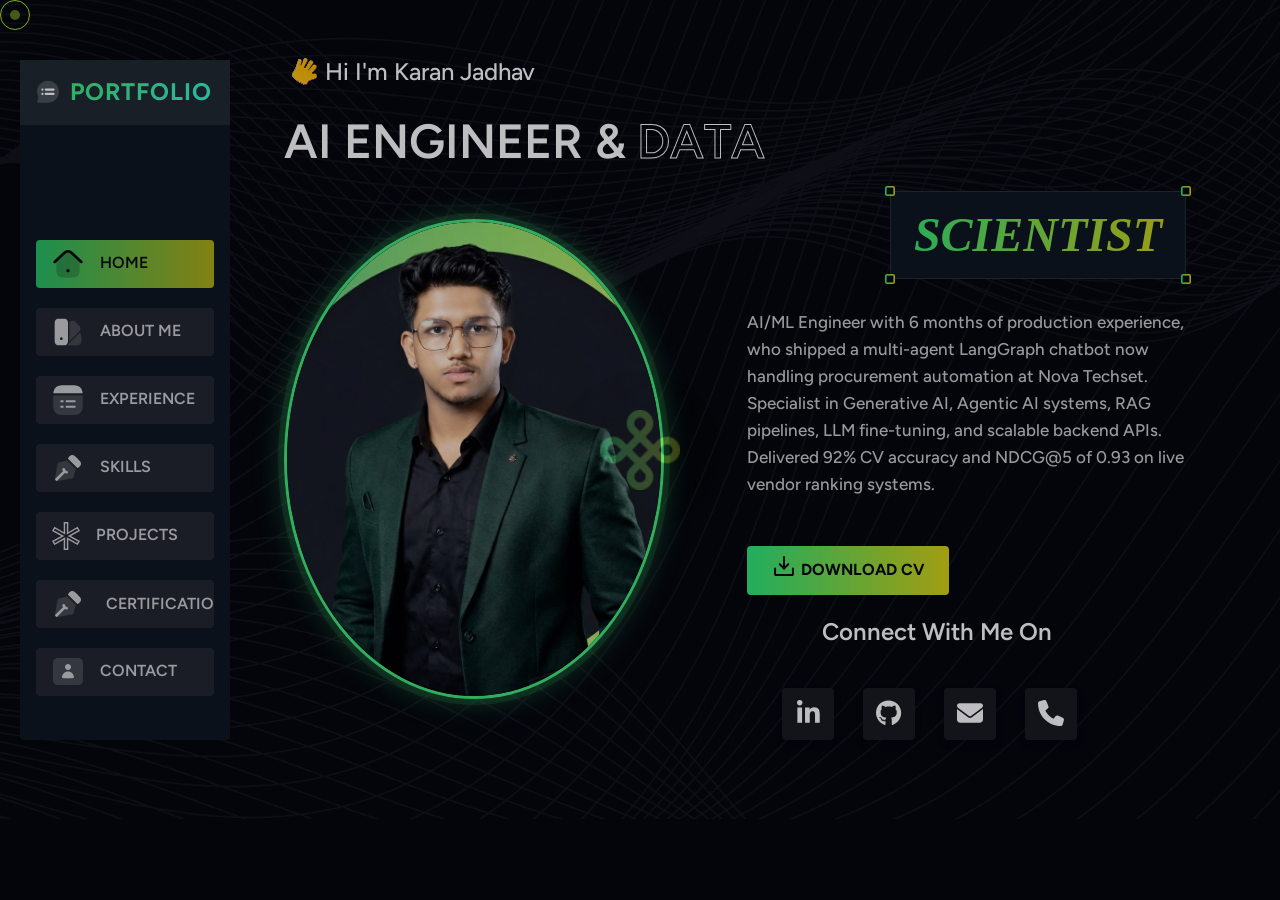
<file: index.html>
<!DOCTYPE html>
<html lang="en">

<head>
  <meta charset="UTF-8">
  <meta name="description" content="Karan Jadhav - AI Engineer & Data Scientist Portfolio. Specialist in Generative AI, Agentic AI, RAG pipelines, LLM fine-tuning and scalable backend APIs.">
  <meta name="viewport" content="width=device-width, initial-scale=1.0">
  <title>Karan Jadhav - AI Engineer & Data Scientist Portfolio</title>

  <!--=====FAB ICON=======-->
  <link rel="shortcut icon" href="assets\img\logo\logo1.jpeg" type="image/x-icon">

  <!--===== CSS LINK =======-->
  <link rel="stylesheet" href="assets/css/plugins/bootstrap.min.css">
  <link rel="stylesheet" href="assets/css/plugins/aos.css">
  <link rel="stylesheet" href="assets/css/plugins/fontawesome.css">
  <link rel="stylesheet" href="assets/css/plugins/magnific-popup.css">
  <link rel="stylesheet" href="assets/css/plugins/mobile.css">
  <link rel="stylesheet" href="assets/css/plugins/owlcarousel.min.css">
  <link rel="stylesheet" href="assets/css/plugins/sidebar.css">
  <link rel="stylesheet" href="assets/css/plugins/slick-slider.css">
  <link rel="stylesheet" href="assets/css/plugins/nice-select.css">
  <link rel="stylesheet" href="assets/css/main.css">

  <!-- Custom animated gradient styles -->
  <link rel="stylesheet" href="style.css?v=6">

  <!--=====  JS SCRIPT LINK =======-->
  <script src="assets/js/plugins/jquery-3-6-0.min.js"></script>
  <script src="assets/js/plugins/waypoints.js"></script>
</head>

<body class="homepage1-body">
  <!--===== PRELOADER STARTS =======-->
  <div class="overlay flex cac vac preloader-parent">
    <div>
      <div class="loader preloader flex vac">
        <svg width="200" height="200">
          <circle class="background" cx="90" cy="90" r="80" transform="rotate(-90, 100, 90)" />
          <circle class="outer" cx="90" cy="90" r="80" transform="rotate(-90, 100, 90)" />
        </svg>
        <span class="circle-background">
        </span>
        <span class="logo animated keyframe5 fade-in">
          <img src="assets\img\logo\logo1.jpeg" alt="">
        </span>
      </div>
    </div>
  </div>
  <!--===== PRELOADER ENDS =======-->

  <!--===== PROGRESS STARTS=======-->
  <div class="paginacontainer">
    <div class="progress-wrap">
      <svg class="progress-circle svg-content" width="100%" height="100%" viewBox="-1 -1 102 102">
        <path d="M50,1 a49,49 0 0,1 0,98 a49,49 0 0,1 0,-98" />
      </svg>
    </div>
  </div>
  <!--===== PROGRESS ENDS=======-->

  <div class="cursor"></div>
  <!--===== MOBILE HEADER STARTS =======-->
  <div class="mobile-header mobile-haeder1 d-block d-lg-none">
    <div class="container-fluid">
      <div class="col-12">
        <div class="mobile-header-elements">
          <div class="mobile-logo">
            <a href="index.html"><img src="assets/img/logo/logo2.png" alt=""></a>
          </div>
          <div class="mobile-nav-icon dots-menu">
            <i class="fa-solid fa-bars"></i>
          </div>
        </div>
      </div>
    </div>
  </div>

  <div class="mobile-sidebar mobile-sidebar1">
    <div class="logosicon-area">
      <div class="logos">
        <img src="assets/img/logo/logo2.png" alt="">
      </div>
      <div class="menu-close">
        <i class="fa-solid fa-xmark"></i>
      </div>
    </div>
    <div class="mobile-nav mobile-nav1">
      <ul class="mobile-nav-list nav-list1">
        <li><a href="index.html">Home</a></li>
        <li><a href="about.html">About</a></li>
        <li><a href="experience.html">Experience</a></li>
        <li><a href="skills.html">Skills</a></li>
        <li><a href="projects.html">Portfolio</a></li>
        <li><a href="certification.html">Certification</a></li>
        <li><a href="contact.html">Contact</a></li>

      </ul>
      <div class="allmobilesection">
        <div class="btn-area">
          <a href="index.html" class="download-btn">Get Started</a>
        </div>
        <div class="single-footer">
          <h3>Contact Info</h3>
          <div class="footer4-contact-info">
            <div class="contact-info-single">
              <div class="contact-info-icon">
                <i class="fa-solid fa-phone-volume"></i>
              </div>
              <div class="contact-info-text">
                <a href="tel:+918262973414">+91 8262973414</a>
              </div>
            </div>
            <div class="contact-info-single">
              <div class="contact-info-icon">
                <i class="fa-solid fa-envelope"></i>
              </div>
              <div class="contact-info-text">
                <a href="mailto:karanjadhav1771@gmail.com">karanjadhav1771@gmail.com</a>
              </div>
            </div>
            <div class="space20"></div>
            <div class="single-footer">
              <h3>Our Location</h3>
              <div class="contact-info-single">
                <div class="contact-info-icon">
                  <i class="fa-solid fa-location-dot"></i>
                </div>
                <div class="contact-info-text">
                  <a href="#">Aurangabad, Maharashtra,<br> India</a>
                </div>
              </div>
            </div>
            <div class="space20"></div>
            <div class="single-footer">
              <h3>Social Links</h3>
              <div class="social-links-mobile-menu">
                <ul>
                  <li><a href="https://www.linkedin.com/in/karan-jadhav-251a49325" target="_blank" rel="noopener"><i
                        class="fa-brands fa-linkedin-in"></i></a></li>
                  <li><a href="https://github.com/Karan-Jadhav-11" target="_blank" rel="noopener"><i
                        class="fa-brands fa-github"></i></a></li>
                  <li><a href="mailto:karanjadhav1771@gmail.com"><i class="fa-solid fa-envelope"></i></a></li>
                  <li><a href="tel:+918262973414"><i class="fa-solid fa-phone"></i></a></li>
                </ul>
              </div>
            </div>
          </div>
        </div>
      </div>
    </div>
  </div>
  <!--===== MOBILE HEADER STARTS =======-->

  <!--===== HEADER STARTS =======-->
  <div class="header-section-area"
    style="background-image: url(assets/img/bg/pagebg1.png); background-position: center; background-size: cover; background-repeat: no-repeat; background-attachment: fixed;">
    <div class="container">
      <div class="row">
        <div class="col-lg-2">
          <div class="sidebar-main">
            <div class="sidebar-area" style="padding: 0 15px;">
              <div class="logo">
                <a href="#" style="text-decoration: none; display: flex; align-items: center; gap: 10px;">
                  <img src="assets/img/icons/portfolio.svg" alt="" style="width: 24px; height: 24px;">
                  <h2
                    style="font-weight: 700; font-size: 24px; margin: 0; letter-spacing: 1px; background: linear-gradient(135deg, #43e97b 0%, #38f9d7 100%); -webkit-background-clip: text; background-clip: text; -webkit-text-fill-color: transparent;">
                    PORTFOLIO</h2>
                </a>
              </div>
              <div id="list-example" class="list-group" style="margin-top: 95px;">
                <a class="list-group-item list-group-item-action active" href="index.html" data-aos="fade-up"
                  data-aos-duration="700">
                  <img src="assets/img/icons/home.svg" alt="">
                  Home
                </a>
                <a class="list-group-item list-group-item-action" href="about.html" data-aos="fade-up"
                  data-aos-duration="800">
                  <img src="assets/img/icons/about.svg" alt="">
                  About ME
                </a>
                <a class="list-group-item list-group-item-action" href="experience.html" data-aos="fade-up"
                  data-aos-duration="900">
                  <img src="assets/img/icons/service.svg" alt="">
                  Experience
                </a>
                <a class="list-group-item list-group-item-action" href="skills.html" data-aos="fade-up"
                  data-aos-duration="1000">
                  <img src="assets/img/icons/skills.svg" alt="">
                  Skills
                </a>
                <a class="list-group-item list-group-item-action" href="projects.html" data-aos="fade-up"
                  data-aos-duration="1100">
                  <img src="assets/img/icons/star.svg" alt="" style="width: 28px; height: 32px;">
                  Projects
                </a>
                <a class="list-group-item list-group-item-action" href="certification.html" data-aos="fade-up"
                  data-aos-duration="1150" style="display: flex; align-items: center; gap: 10px; white-space: nowrap;">
                  <img src="assets/img/icons/skills.svg" alt="">
                  Certifications
                </a>
                <a class="list-group-item list-group-item-action" href="contact.html" data-aos="fade-up"
                  data-aos-duration="1200" style="margin-bottom: 20px;">
                  <img src="assets/img/icons/contact.svg" alt="">
                  Contact
                </a>
              </div>
            </div>
          </div>
        </div>
        <div class="col-lg-10">
          <div class="all-section-area">
            <div class="container">
              <div class="row">
                <div class="col-lg-12">
                  <div data-bs-spy="scroll" data-bs-target="#list-example" data-bs-smooth-scroll="true"
                    class="scrollspy-example" tabindex="0">
                    <div id="home">
                      <div class="header-textarea">
                        <div class="pbmit-heading-subheading">
                          <h4 class="text-anime-style-3"><img src="assets/img/icons/hand1.svg" alt="">Hi I'm Karan
                            Jadhav</h4>
                          <h1 class="text-anime-style-3">AI Engineer & <span class="designer">Data</span></h1>
                          <span class="marketer">Scientist
                            <img src="assets/img/elements/elements1.png" alt="" class="elements1" data-aos="fade-left"
                              data-aos-duration="800">
                            <img src="assets/img/elements/elements1.png" alt="" class="elements2" data-aos="fade-right"
                              data-aos-duration="1000">
                            <img src="assets/img/elements/elements1.png" alt="" class="elements3" data-aos="fade-left"
                              data-aos-duration="1100">
                            <img src="assets/img/elements/elements1.png" alt="" class="elements4" data-aos="fade-right"
                              data-aos-duration="1200">
                          </span>
                        </div>
                        <div class="row">
                          <div class="col-lg-6">
                            <div class="pbmit-animation-style3">
                              <div class="progress-one_leftbox">
                                <img src="assets/img/elements/elements3.png" alt="" class="elements3 d-lg-block d-none">
                                <img src="assets/img/bg/side-bg1.png" alt="" class="side-bg1">
                                <img src="assets/img/bg/side-bg2.png" alt="" class="side-bg2">
                                <img src="assets/img/all-images/hero-portrait.png" alt="" class="side-bg3">
                              </div>
                            </div>
                          </div>
                          <div class="col-lg-6">
                            <div class="header-pera-area">
                              <p data-aos="fade-up" data-aos-duration="900">AI/ML Engineer with 6 months of production experience, who shipped a multi-agent LangGraph chatbot now handling
                                procurement automation at Nova Techset. Specialist in Generative AI, Agentic AI systems, RAG pipelines, LLM
                                fine-tuning, and scalable backend APIs. Delivered 92% CV accuracy and NDCG@5 of 0.93 on live vendor ranking systems.</p>
                              <div class="btn-area" data-aos="fade-up" data-aos-duration="1200">
                                <a href="assets/img/cv/Karan_Jadhav_AI_Engineer_ 2025.pdf" download="Karan_Jadhav_AI_Engineer_2025.pdf" class="download-btn"><img
                                    src="assets/img/icons/download.svg" alt="">Download CV</a>
                                <!-- <a href="https://www.youtube.com/watch?v=Y8XpQpW5OVY" class="play-btn popup-youtube">
                                  <img src="assets/img/elements/elements2.png" alt="" class="elements4"><span><i
                                      class="fa-solid fa-play"></i>></span>Play Video</a> -->
                              </div>
                              <div class="socila-links-area">
                                <h5>Connect With Me On</h5>
                                <ul>
                                  <li><a href="https://www.linkedin.com/in/karan-jadhav-251a49325" target="_blank"
                                      rel="noopener"><i class="fa-brands fa-linkedin-in"></i></a></li>
                                  <li><a href="https://github.com/Karan-Jadhav-11" target="_blank" rel="noopener"><i
                                        class="fa-brands fa-github"></i></a></li>
                                  <li><a href="mailto:karanjadhav1771@gmail.com"><i
                                        class="fa-solid fa-envelope"></i></a>
                                  </li>
                                  <li><a href="tel:+918262973414"><i class="fa-solid fa-phone"></i></a></li>
                                </ul>
                              </div>
                            </div>
                          </div>
                        </div>
                      </div>
                    </div>
                  </div>
                  <!--===== SIDEBAR STARTS=======-->
                  <div class="custom-model-main">
                    <div class="custom-model-inner">
                      <div class="close-btn">Ãƒâ€”</div>
                      <div class="custom-model-wrap">
                        <div class="pop-up-content-wrap">
                          <div class="row">
                            <div class="col-lg-12">
                              <div class="opend-section">
                                <div class="row">
                                  <div class="col-lg-7">
                                    <div class="boxes-area">
                                      <div class="img1">
                                        <img src="assets/img/all-images/blog-img1.png" alt="">
                                      </div>
                                      <div class="content">
                                        <div class="tags-area">
                                          <a href="#"><img src="assets/img/icons/calender.svg" alt="">23 April 2024</a>
                                          <a href="#"><img src="assets/img/icons/user.svg" alt="">Karan Jadhav</a>
                                        </div>
                                        <a href="#">Building Production-Ready AI: Mastering Agentic Systems and Scalable
                                          Pipelines</a>
                                        <p>In the evolving field of AI, productionizing large language models requires
                                          more than just a prompt. It involves building robust agentic frameworks using
                                          tools like LangGraph and FastAPI to handle complex, multi-step workflows with
                                          high reliability.</p>
                                        <p class="pera">By leveraging multi-agent architectures, we can automate
                                          intricate business processes, from automated data extraction to autonomous
                                          research systems, ensuring scalable and deployable AI solutions.
                                        </p>
                                        <div class="social-area">
                                          <div class="email">
                                            <a href="#">#AI #AgenticAI #LangGraph</a>
                                          </div>
                                          <div class="icons">
                                            <h5>share:</h5>
                                            <ul>
                                              <li><a href="#"><i class="fa-brands fa-facebook-f"></i></a></li>
                                              <li><a href="#"><i class="fa-brands fa-google-plus-g"></i></a></li>
                                              <li><a href="#"><i class="fa-brands fa-linkedin-in"></i></a></li>
                                              <li><a href="#"><i class="fa-brands fa-youtube"></i></a></li>
                                            </ul>
                                          </div>
                                        </div>
                                      </div>
                                    </div>
                                  </div>

                                  <div class="col-lg-5">
                                    <div class="contact-from-area" data-aos="flip-right" data-aos-duration="1000">
                                      <h3>Leave A Message</h3>
                                      <form action="https://api.web3forms.com/submit" method="POST">
                                        <input type="hidden" name="access_key"
                                          value="0cdd32fff-eda2-4da3-be43-37d47fbb396b">

                                        <div class="input">
                                          <input type="text" placeholder="Full Name">
                                        </div>
                                        <div class="input">
                                          <input type="number" placeholder="Phone Number" required>
                                        </div>
                                        <div class="input">
                                          <input type="email" placeholder="Email Address" required>
                                        </div>
                                        <div class="input">
                                          <select name="country" id="country" class="country-area nice-select6">
                                            <option value="1" data-display="Service Type">Service Type</option>
                                            <option value="">AI Consulting</option>
                                            <option value="">LLM Integration</option>
                                            <option value="">Computer Vision</option>
                                            <option value="">Data Analytics</option>
                                            <option value="">MLOps Pipeline</option>
                                          </select>
                                        </div>
                                        <div class="input">
                                          <textarea placeholder="Message" required></textarea>
                                        </div>
                                        <div class="btn-area text-end" data-aos="fade-up" data-aos-duration="1200">
                                          <button type="submit" class="download-btn">submit now</button>
                                        </div>
                                      </form>
                                    </div>
                                  </div>
                                </div>
                              </div>
                            </div>
                          </div>
                        </div>
                      </div>
                    </div>
                    <div class="bg-overlay"></div>
                  </div>
                  <!--===== SIDEBAR ENDS STARTS=======-->
                </div>
              </div>
            </div>
          </div>
        </div>
      </div>
    </div>
  </div>
  <!--===== HEADER ENDS=======-->

  <!--===== JS SCRIPT LINK =======-->
  <script src="assets/js/plugins/bootstrap.min.js"></script>
  <script src="assets/js/plugins/fontawesome.js"></script>
  <script src="assets/js/plugins/aos.js"></script>
  <script src="assets/js/plugins/counter.js"></script>
  <script src="assets/js/plugins/gsap.min.js"></script>
  <script src="assets/js/plugins/ScrollTrigger.min.js"></script>
  <script src="assets/js/plugins/Splitetext.js"></script>
  <script src="assets/js/plugins/sidebar.js"></script>
  <script src="assets/js/plugins/magnific-popup.js"></script>
  <script src="assets/js/plugins/mobilemenu.js"></script>
  <script src="assets/js/plugins/owlcarousel.min.js"></script>
  <script src="assets/js/plugins/nice-select.js"></script>
  <script src="assets/js/main.js"></script>
</body>

</html>

<!-- Trigger CI -->
</file>
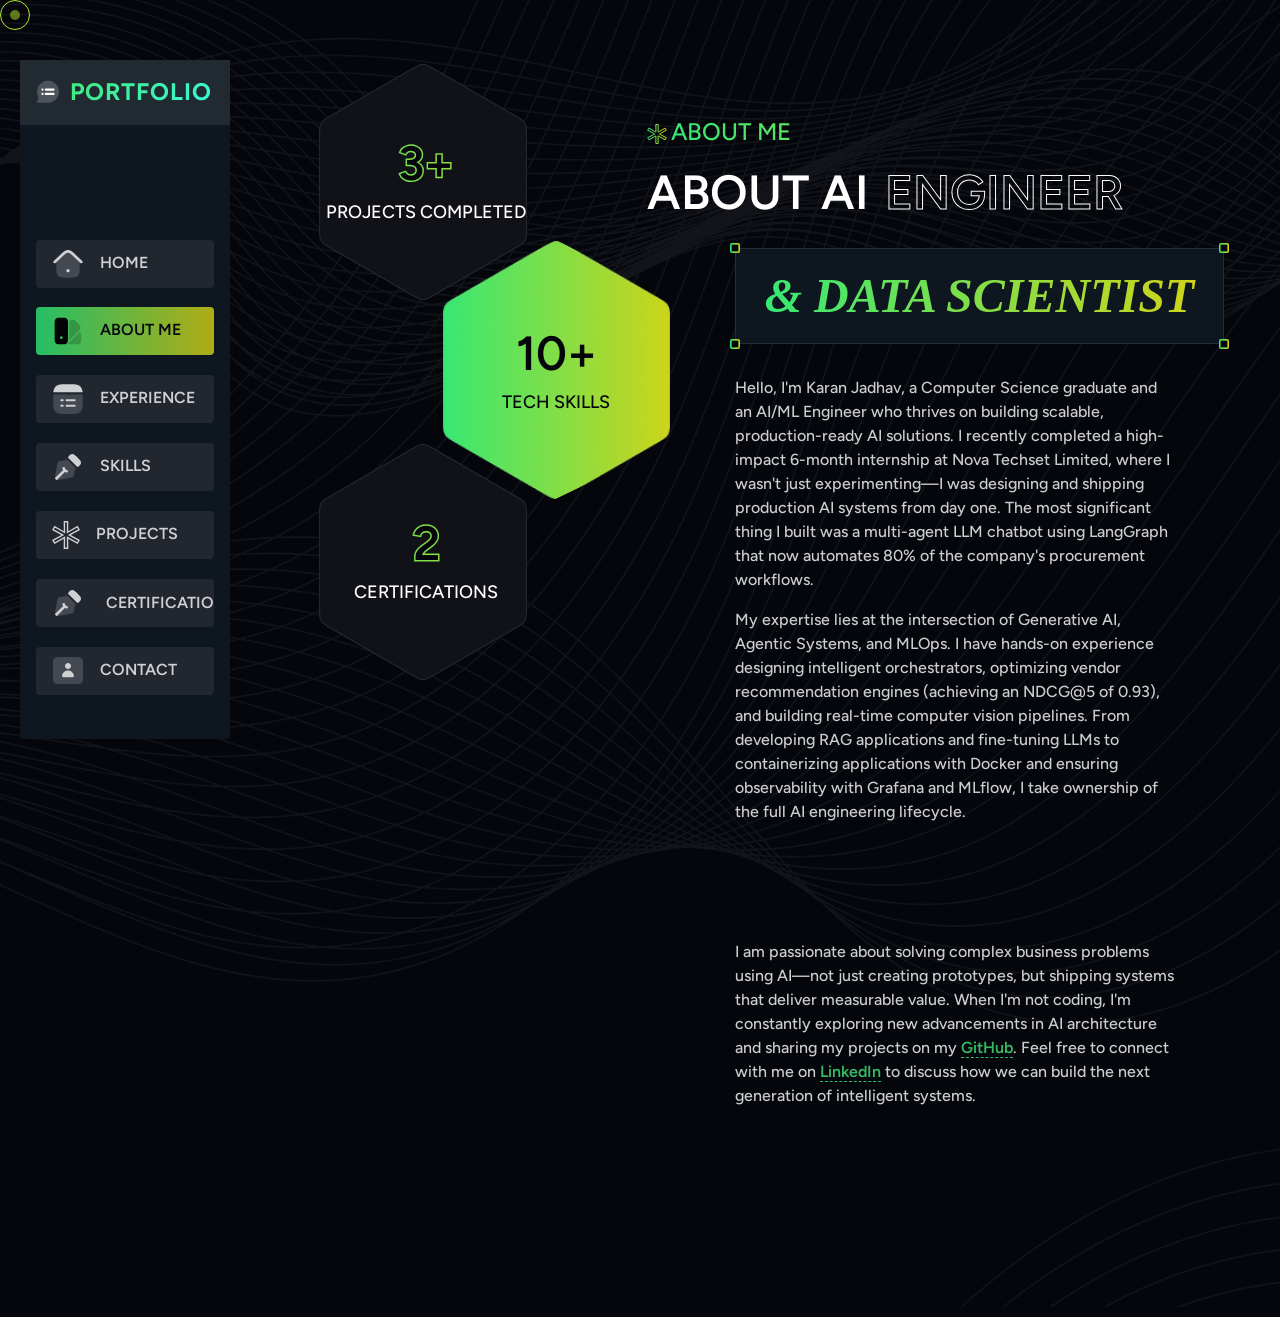
<file: about.html>
<!DOCTYPE html>
<html lang="en">

<head>
  <meta charset="UTF-8">
  <meta name="viewport" content="width=device-width, initial-scale=1.0">
  <title>Karan Jadhav - AI Engineer & Data Scientist Portfolio</title>

  <!--=====FAB ICON=======-->
  <link rel="shortcut icon" href="assets\img\logo\logo1.jpeg" type="image/x-icon">

  <!--===== CSS LINK =======-->
  <link rel="stylesheet" href="assets/css/plugins/bootstrap.min.css">
  <link rel="stylesheet" href="assets/css/plugins/aos.css">
  <link rel="stylesheet" href="assets/css/plugins/fontawesome.css">
  <link rel="stylesheet" href="assets/css/plugins/magnific-popup.css">
  <link rel="stylesheet" href="assets/css/plugins/mobile.css">
  <link rel="stylesheet" href="assets/css/plugins/owlcarousel.min.css">
  <link rel="stylesheet" href="assets/css/plugins/sidebar.css">
  <link rel="stylesheet" href="assets/css/plugins/slick-slider.css">
  <link rel="stylesheet" href="assets/css/plugins/nice-select.css">
  <link rel="stylesheet" href="assets/css/main.css">

  <!-- Custom animated gradient styles -->
  <link rel="stylesheet" href="style.css">

  <!--=====  JS SCRIPT LINK =======-->
  <script src="assets/js/plugins/jquery-3-6-0.min.js"></script>
  <script src="assets/js/plugins/waypoints.js"></script>
</head>

<body class="homepage1-body">
  <!--===== PRELOADER STARTS =======-->
  <div class="overlay flex cac vac preloader-parent">
    <div>
      <div class="loader preloader flex vac">
        <svg width="200" height="200">
          <circle class="background" cx="90" cy="90" r="80" transform="rotate(-90, 100, 90)" />
          <circle class="outer" cx="90" cy="90" r="80" transform="rotate(-90, 100, 90)" />
        </svg>
        <span class="circle-background">
        </span>
        <span class="logo animated keyframe5 fade-in">
          <img src="assets\img\logo\logo1.jpeg" alt="">
        </span>
      </div>
    </div>
  </div>
  <!--===== PRELOADER ENDS =======-->

  <!--===== PROGRESS STARTS=======-->
  <div class="paginacontainer">
    <div class="progress-wrap">
      <svg class="progress-circle svg-content" width="100%" height="100%" viewBox="-1 -1 102 102">
        <path d="M50,1 a49,49 0 0,1 0,98 a49,49 0 0,1 0,-98" />
      </svg>
    </div>
  </div>
  <!--===== PROGRESS ENDS=======-->

  <div class="cursor"></div>
  <!--===== MOBILE HEADER STARTS =======-->
  <div class="mobile-header mobile-haeder1 d-block d-lg-none">
    <div class="container-fluid">
      <div class="col-12">
        <div class="mobile-header-elements">
          <div class="mobile-logo">
            <a href="index.html"><img src="assets/img/logo/logo2.png" alt=""></a>
          </div>
          <div class="mobile-nav-icon dots-menu">
            <i class="fa-solid fa-bars"></i>
          </div>
        </div>
      </div>
    </div>
  </div>

  <div class="mobile-sidebar mobile-sidebar1">
    <div class="logosicon-area">
      <div class="logos">
        <img src="assets/img/logo/logo2.png" alt="">
      </div>
      <div class="menu-close">
        <i class="fa-solid fa-xmark"></i>
      </div>
    </div>
    <div class="mobile-nav mobile-nav1">
      <ul class="mobile-nav-list nav-list1">
        <li><a href="index.html">Home</a></li>
        <li><a href="about.html">About</a></li>
        <li><a href="experience.html">Experience</a></li>
        <li><a href="skills.html">Skills</a></li>
        <li><a href="projects.html">Portfolio</a></li>
        <li><a href="certification.html">Certification</a></li>
        <li><a href="contact.html">Contact</a></li>

      </ul>
      <div class="allmobilesection">
        <div class="btn-area">
          <a href="index.html" class="download-btn">Get Started</a>
        </div>
        <div class="single-footer">
          <h3>Contact Info</h3>
          <div class="footer4-contact-info">
            <div class="contact-info-single">
              <div class="contact-info-icon">
                <i class="fa-solid fa-phone-volume"></i>
              </div>
              <div class="contact-info-text">
                <a href="tel:+918262973414">+91 8262973414</a>
              </div>
            </div>
            <div class="contact-info-single">
              <div class="contact-info-icon">
                <i class="fa-solid fa-envelope"></i>
              </div>
              <div class="contact-info-text">
                <a href="mailto:karanjadhav1771@gmail.com">karanjadhav1771@gmail.com</a>
              </div>
            </div>
            <div class="space20"></div>
            <div class="single-footer">
              <h3>Our Location</h3>
              <div class="contact-info-single">
                <div class="contact-info-icon">
                  <i class="fa-solid fa-location-dot"></i>
                </div>
                <div class="contact-info-text">
                  <a href="#">Aurangabad, Maharashtra,<br> India</a>
                </div>
              </div>
            </div>
            <div class="space20"></div>
            <div class="single-footer">
              <h3>Social Links</h3>
              <div class="social-links-mobile-menu">
                <ul>
                  <li><a href="https://www.linkedin.com/in/karan-jadhav-251a49325" target="_blank" rel="noopener"><i
                        class="fa-brands fa-linkedin-in"></i></a></li>
                  <li><a href="https://github.com/Karan-Jadhav-11" target="_blank" rel="noopener"><i
                        class="fa-brands fa-github"></i></a></li>
                  <li><a href="mailto:karanjadhav1771@gmail.com"><i class="fa-solid fa-envelope"></i></a></li>
                  <li><a href="tel:+918262973414"><i class="fa-solid fa-phone"></i></a></li>
                </ul>
              </div>
            </div>
          </div>
        </div>
      </div>
    </div>
  </div>
  <!--===== MOBILE HEADER STARTS =======-->

  <!--===== HEADER STARTS =======-->
  <div class="header-section-area"
    style="background-image: url(assets/img/bg/pagebg1.png); background-position: center; background-size: cover; background-repeat: no-repeat; background-attachment: fixed;">
    <div class="container">
      <div class="row">
        <div class="col-lg-2">
          <div class="sidebar-main">
            <div class="sidebar-area" style="padding: 0 15px;">
              <div class="logo">
                <a href="#" style="text-decoration: none; display: flex; align-items: center; gap: 10px;">
                  <img src="assets/img/icons/portfolio.svg" alt="" style="width: 24px; height: 24px;">
                  <h2
                    style="font-weight: 700; font-size: 24px; margin: 0; letter-spacing: 1px; background: linear-gradient(135deg, #43e97b 0%, #38f9d7 100%); -webkit-background-clip: text; background-clip: text; -webkit-text-fill-color: transparent;">
                    PORTFOLIO</h2>
                </a>
              </div>
              <div id="list-example" class="list-group" style="margin-top: 95px;">
                <a class="list-group-item list-group-item-action" href="index.html" data-aos="fade-up"
                  data-aos-duration="700">
                  <img src="assets/img/icons/home.svg" alt="">
                  Home
                </a>
                <a class="list-group-item list-group-item-action active" href="about.html" data-aos="fade-up"
                  data-aos-duration="800">
                  <img src="assets/img/icons/about.svg" alt="">
                  About ME
                </a>
                <a class="list-group-item list-group-item-action" href="experience.html" data-aos="fade-up"
                  data-aos-duration="900">
                  <img src="assets/img/icons/service.svg" alt="">
                  Experience
                </a>
                <a class="list-group-item list-group-item-action" href="skills.html" data-aos="fade-up"
                  data-aos-duration="1000">
                  <img src="assets/img/icons/skills.svg" alt="">
                  Skills
                </a>
                <a class="list-group-item list-group-item-action" href="projects.html" data-aos="fade-up"
                  data-aos-duration="1100">
                  <img src="assets/img/icons/star.svg" alt="" style="width: 28px; height: 32px;">
                  Projects
                </a>
                <a class="list-group-item list-group-item-action" href="certification.html" data-aos="fade-up"
                  data-aos-duration="1150" style="display: flex; align-items: center; gap: 10px; white-space: nowrap;">
                  <img src="assets/img/icons/skills.svg" alt="">
                  Certifications
                </a>
                <a class="list-group-item list-group-item-action" href="contact.html" data-aos="fade-up"
                  data-aos-duration="1200" style="margin-bottom: 20px;">
                  <img src="assets/img/icons/contact.svg" alt="">
                  Contact
                </a>
              </div>
            </div>
          </div>
        </div>
        <div class="col-lg-10">
          <div class="all-section-area">
            <div class="container">
              <div class="row">
                <div class="col-lg-12">
                  <div data-bs-spy="scroll" data-bs-target="#list-example" data-bs-smooth-scroll="true"
                    class="scrollspy-example" tabindex="0">
                    <div id="about">
                      <div class="about-section-area">
                        <div class="container">
                          <div class="row">
                            <div class="col-lg-8 d-block d-md-none">
                              <div class="about-textarea">
                                <div class="pbmit-heading-subheading">
                                  <h4 data-aos="fade-up" data-aos-duration="700"> <img src="assets/img/icons/star.svg"
                                      alt="">About Me</h4>
                                  <h2 class="text-anime-style-3">about AI <span class="designer">Engineer</span>
                                  </h2>
                                  <span class="marketer">& Data Scientist
                                    <img src="assets/img/elements/elements1.png" alt="" class="elements1"
                                      data-aos="fade-left" data-aos-duration="800">
                                    <img src="assets/img/elements/elements1.png" alt="" class="elements2"
                                      data-aos="fade-right" data-aos-duration="1000">
                                    <img src="assets/img/elements/elements1.png" alt="" class="elements3"
                                      data-aos="fade-left" data-aos-duration="1100">
                                    <img src="assets/img/elements/elements1.png" alt="" class="elements4"
                                      data-aos="fade-right" data-aos-duration="1200">
                                  </span>
                                </div>
                                <div class="pera-content">
                                  <p data-aos="fade-up" data-aos-duration="800">Hello, I'm Karan Jadhav, a Computer Science graduate and an AI/ML Engineer who thrives on building scalable, production-ready AI solutions. I recently completed a high-impact 6-month internship at Nova Techset Limited, where I wasn't just experimenting—I was designing and shipping production AI systems from day one. The most significant thing I built was a multi-agent LLM chatbot using LangGraph that now automates 80% of the company's procurement workflows.</p>
                                  <p data-aos="fade-up" data-aos-duration="850" style="margin-top: 15px;">My expertise lies at the intersection of Generative AI, Agentic Systems, and MLOps. I have hands-on experience designing intelligent orchestrators, optimizing vendor recommendation engines (achieving an NDCG@5 of 0.93), and building real-time computer vision pipelines. From developing RAG applications and fine-tuning LLMs to containerizing applications with Docker and ensuring observability with Grafana and MLflow, I take ownership of the full AI engineering lifecycle.</p>
                                  <p data-aos="fade-up" data-aos-duration="900" style="margin-top: 15px; margin-bottom: 25px;">I am passionate about solving complex business problems using AI—not just creating prototypes, but shipping systems that deliver measurable value. When I'm not coding, I'm constantly exploring new advancements in AI architecture and sharing my projects on my <a href="https://github.com/Karan-Jadhav-11" target="_blank" style="color: #43e97b; font-weight: 600; text-decoration: none; border-bottom: 1px dashed #43e97b;">GitHub</a>. Feel free to connect with me on <a href="https://www.linkedin.com/in/karan-jadhav-251a49325" target="_blank" style="color: #43e97b; font-weight: 600; text-decoration: none; border-bottom: 1px dashed #43e97b;">LinkedIn</a> to discuss how we can build the next generation of intelligent systems.</p>
                                  <div class="list-area">
                                    <ul data-aos="fade-up" data-aos-duration="900">
                                      <li><img src="assets/img/icons/check.svg" alt="">Machine Learning</li>
                                      <li><img src="assets/img/icons/check.svg" alt="">Deep Learning</li>
                                    </ul>
                                    <ul data-aos="fade-up" data-aos-duration="1000">
                                      <li><img src="assets/img/icons/check.svg" alt="">Natural Language Processing</li>
                                      <li><img src="assets/img/icons/check.svg" alt="">Generative AI</li>
                                    </ul>
                                  </div>
                                  <div class="btn-area" data-aos="fade-up" data-aos-duration="1200">
                                    <a href="mailto:karanjadhav1771@gmail.com"
                                      class="download-btn">get in touch now</a>
                                  </div>
                                </div>
                              </div>
                            </div>
                            <div class="col-lg-4">
                              <div class="about-boxareas">
                                <div class="about-boxarea" data-aos="zoom-out" data-aos-duration="900">
                                  <img src="assets/img/bg/polygin.png" alt="" class="polygin">
                                  <img src="assets/img/bg/polygon-bg2.png" alt="" class="polygon2">
                                  <div class="content">
                                    <h2>3+</h2>
                                    <p>Projects Completed</p>
                                  </div>
                                </div>
                                <div class="about-boxarea box2"
                                  style="background-image: url(assets/img/bg/polygon-bg2.png); background-position: center; background-repeat: no-repeat; background-size: contain;"
                                  data-aos="zoom-out" data-aos-duration="1000">
                                  <div class="content">
                                    <h2>10+</h2>
                                    <p>Tech Skills</p>
                                  </div>
                                </div>
                                <div class="about-boxarea box3" data-aos="zoom-out" data-aos-duration="1200">
                                  <img src="assets/img/bg/polygin.png" alt="" class="polygin">
                                  <img src="assets/img/bg/polygon-bg2.png" alt="" class="polygon2">
                                  <div class="content">
                                    <h2>2</h2>
                                    <p>Certifications</p>
                                  </div>
                                </div>
                              </div>
                            </div>
                            <div class="col-lg-8 d-md-block d-none">
                              <div class="about-textarea">
                                <div class="pbmit-heading-subheading">
                                  <h4 data-aos="fade-up" data-aos-duration="700"> <img src="assets/img/icons/star.svg"
                                      alt="">About Me</h4>
                                  <h2 class="text-anime-style-3">about AI <span class="designer">Engineer</span>
                                  </h2>
                                  <span class="marketer">& Data Scientist
                                    <img src="assets/img/elements/elements1.png" alt="" class="elements1"
                                      data-aos="fade-left" data-aos-duration="800">
                                    <img src="assets/img/elements/elements1.png" alt="" class="elements2"
                                      data-aos="fade-right" data-aos-duration="1000">
                                    <img src="assets/img/elements/elements1.png" alt="" class="elements3"
                                      data-aos="fade-left" data-aos-duration="1100">
                                    <img src="assets/img/elements/elements1.png" alt="" class="elements4"
                                      data-aos="fade-right" data-aos-duration="1200">
                                  </span>
                                </div>
                                <div class="pera-content">
                                  <p data-aos="fade-up" data-aos-duration="800">Hello, I'm Karan Jadhav, a Computer Science graduate and an AI/ML Engineer who thrives on building scalable, production-ready AI solutions. I recently completed a high-impact 6-month internship at Nova Techset Limited, where I wasn't just experimenting—I was designing and shipping production AI systems from day one. The most significant thing I built was a multi-agent LLM chatbot using LangGraph that now automates 80% of the company's procurement workflows.</p>
                                  <p data-aos="fade-up" data-aos-duration="850" style="margin-top: 15px;">My expertise lies at the intersection of Generative AI, Agentic Systems, and MLOps. I have hands-on experience designing intelligent orchestrators, optimizing vendor recommendation engines (achieving an NDCG@5 of 0.93), and building real-time computer vision pipelines. From developing RAG applications and fine-tuning LLMs to containerizing applications with Docker and ensuring observability with Grafana and MLflow, I take ownership of the full AI engineering lifecycle.</p>
                                  <p data-aos="fade-up" data-aos-duration="900" style="margin-top: 15px; margin-bottom: 25px;">I am passionate about solving complex business problems using AI—not just creating prototypes, but shipping systems that deliver measurable value. When I'm not coding, I'm constantly exploring new advancements in AI architecture and sharing my projects on my <a href="https://github.com/Karan-Jadhav-11" target="_blank" style="color: #43e97b; font-weight: 600; text-decoration: none; border-bottom: 1px dashed #43e97b;">GitHub</a>. Feel free to connect with me on <a href="https://www.linkedin.com/in/karan-jadhav-251a49325" target="_blank" style="color: #43e97b; font-weight: 600; text-decoration: none; border-bottom: 1px dashed #43e97b;">LinkedIn</a> to discuss how we can build the next generation of intelligent systems.</p>
                                  <div class="list-area">
                                    <ul data-aos="fade-up" data-aos-duration="900">
                                      <li><img src="assets/img/icons/check.svg" alt="">Machine Learning</li>
                                      <li><img src="assets/img/icons/check.svg" alt="">Deep Learning</li>
                                    </ul>
                                    <ul data-aos="fade-up" data-aos-duration="1000">
                                      <li><img src="assets/img/icons/check.svg" alt="">Agentic AI / LangGraph</li>
                                      <li><img src="assets/img/icons/check.svg" alt="">LLMs / RAG</li>
                                    </ul>
                                  </div>
                                  <div class="btn-area" data-aos="fade-up" data-aos-duration="1200">
                                    <a href="mailto:karanjadhav1771@gmail.com"
                                      class="download-btn">get in touch now</a>
                                  </div>
                                </div>
                              </div>
                            </div>
                          </div>
                        </div>
                      </div>
                    </div>
                  </div>
                  <!--===== SIDEBAR STARTS=======-->
                  <div class="custom-model-main">
                    <div class="custom-model-inner">
                      <div class="close-btn">Ã—</div>
                      <div class="custom-model-wrap">
                        <div class="pop-up-content-wrap">
                          <div class="row">
                            <div class="col-lg-12">
                              <div class="opend-section">
                                <div class="row">
                                  <div class="col-lg-7">
                                    <div class="boxes-area">
                                      <div class="img1">
                                        <img src="assets/img/all-images/blog-img1.png" alt="">
                                      </div>
                                      <div class="content">
                                        <div class="tags-area">
                                          <a href="#"><img src="assets/img/icons/calender.svg" alt="">23 April 2024</a>
                                          <a href="#"><img src="assets/img/icons/user.svg" alt="">Karan Jadhav</a>
                                        </div>
                                        <a href="#">Building Production-Ready AI: Mastering Agentic Systems and Scalable
                                          Pipelines</a>
                                        <p>In the evolving field of AI, productionizing large language models requires
                                          more than just a prompt. It involves building robust agentic frameworks using
                                          tools like LangGraph and FastAPI to handle complex, multi-step workflows with
                                          high reliability.</p>
                                        <p class="pera">By leveraging multi-agent architectures, we can automate
                                          intricate business processes, from automated data extraction to autonomous
                                          research systems, ensuring scalable and deployable AI solutions.
                                        </p>
                                        <div class="social-area">
                                          <div class="email">
                                            <a href="#">#AI #AgenticAI #LangGraph</a>
                                          </div>
                                          <div class="icons">
                                            <h5>share:</h5>
                                            <ul>
                                              <li><a href="#"><i class="fa-brands fa-facebook-f"></i></a></li>
                                              <li><a href="#"><i class="fa-brands fa-google-plus-g"></i></a></li>
                                              <li><a href="#"><i class="fa-brands fa-linkedin-in"></i></a></li>
                                              <li><a href="#"><i class="fa-brands fa-youtube"></i></a></li>
                                            </ul>
                                          </div>
                                        </div>
                                      </div>
                                    </div>
                                  </div>

                                  <div class="col-lg-5">
                                    <div class="contact-from-area" data-aos="flip-right" data-aos-duration="1000">
                                      <h3>Leave A Message</h3>
                                      <form action="https://api.web3forms.com/submit" method="POST">
                                        <input type="hidden" name="access_key"
                                          value="0cdd32fff-eda2-4da3-be43-37d47fbb396b">

                                        <div class="input">
                                          <input type="text" placeholder="Full Name">
                                        </div>
                                        <div class="input">
                                          <input type="number" placeholder="Phone Number" required>
                                        </div>
                                        <div class="input">
                                          <input type="email" placeholder="Email Address" required>
                                        </div>
                                        <div class="input">
                                          <select name="country" id="country" class="country-area nice-select6">
                                            <option value="1" data-display="Service Type">Service Type</option>
                                            <option value="">AI Consulting</option>
                                            <option value="">LLM Integration</option>
                                            <option value="">Computer Vision</option>
                                            <option value="">Data Analytics</option>
                                            <option value="">MLOps Pipeline</option>
                                          </select>
                                        </div>
                                        <div class="input">
                                          <textarea placeholder="Message" required></textarea>
                                        </div>
                                        <div class="btn-area text-end" data-aos="fade-up" data-aos-duration="1200">
                                          <button type="submit" class="download-btn">submit now</button>
                                        </div>
                                      </form>
                                    </div>
                                  </div>
                                </div>
                              </div>
                            </div>
                          </div>
                        </div>
                      </div>
                    </div>
                    <div class="bg-overlay"></div>
                  </div>
                  <!--===== SIDEBAR ENDS STARTS=======-->
                </div>
              </div>
            </div>
          </div>
        </div>
      </div>
    </div>
  </div>
  <!--===== HEADER ENDS=======-->

  <!--===== JS SCRIPT LINK =======-->
  <script src="assets/js/plugins/bootstrap.min.js"></script>
  <script src="assets/js/plugins/fontawesome.js"></script>
  <script src="assets/js/plugins/aos.js"></script>
  <script src="assets/js/plugins/counter.js"></script>
  <script src="assets/js/plugins/gsap.min.js"></script>
  <script src="assets/js/plugins/ScrollTrigger.min.js"></script>
  <script src="assets/js/plugins/Splitetext.js"></script>
  <script src="assets/js/plugins/sidebar.js"></script>
  <script src="assets/js/plugins/magnific-popup.js"></script>
  <script src="assets/js/plugins/mobilemenu.js"></script>
  <script src="assets/js/plugins/owlcarousel.min.js"></script>
  <script src="assets/js/plugins/nice-select.js"></script>
  <script src="assets/js/main.js"></script>
</body>

</html>
</file>
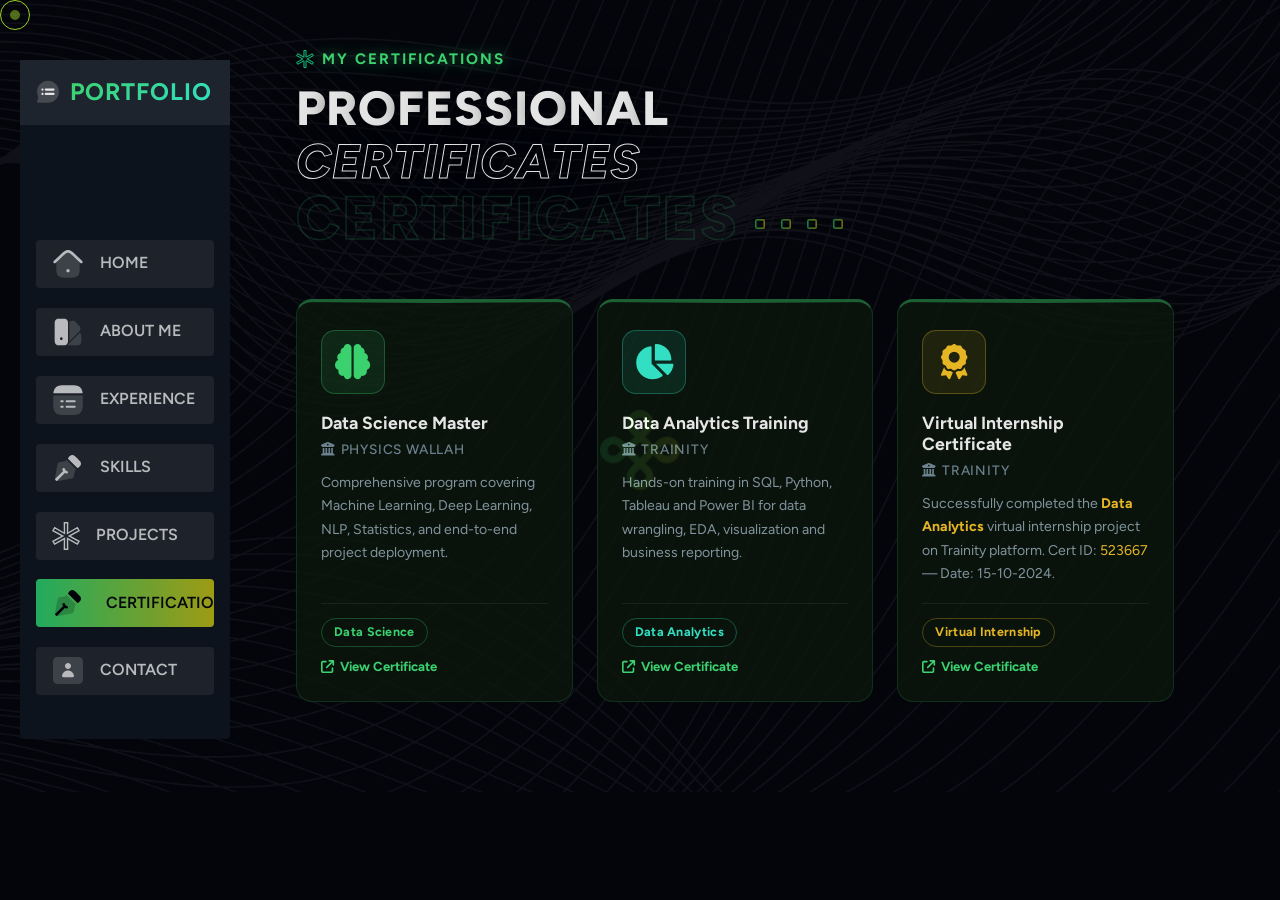
<file: certification.html>
﻿<!DOCTYPE html>
<html lang="en">

<head>
  <meta charset="UTF-8">
  <meta name="viewport" content="width=device-width, initial-scale=1.0">
  <title>Karan Jadhav - AI Engineer & Data Scientist Portfolio</title>

  <!--=====FAB ICON=======-->
  <link rel="shortcut icon" href="assets\img\logo\logo1.jpeg" type="image/x-icon">

  <!--===== CSS LINK =======-->
  <link rel="stylesheet" href="assets/css/plugins/bootstrap.min.css">
  <link rel="stylesheet" href="assets/css/plugins/aos.css">
  <link rel="stylesheet" href="assets/css/plugins/fontawesome.css">
  <link rel="stylesheet" href="assets/css/plugins/magnific-popup.css">
  <link rel="stylesheet" href="assets/css/plugins/mobile.css">
  <link rel="stylesheet" href="assets/css/plugins/owlcarousel.min.css">
  <link rel="stylesheet" href="assets/css/plugins/sidebar.css">
  <link rel="stylesheet" href="assets/css/plugins/slick-slider.css">
  <link rel="stylesheet" href="assets/css/plugins/nice-select.css">
  <link rel="stylesheet" href="assets/css/main.css">

  <!-- Custom animated gradient styles -->
  <link rel="stylesheet" href="style.css">

  <!--=====  JS SCRIPT LINK =======-->
  <script src="assets/js/plugins/jquery-3-6-0.min.js"></script>
  <script src="assets/js/plugins/waypoints.js"></script>
</head>

<body class="homepage1-body">
  <!--===== PRELOADER STARTS =======-->
  <div class="overlay flex cac vac preloader-parent">
    <div>
      <div class="loader preloader flex vac">
        <svg width="200" height="200">
          <circle class="background" cx="90" cy="90" r="80" transform="rotate(-90, 100, 90)" />
          <circle class="outer" cx="90" cy="90" r="80" transform="rotate(-90, 100, 90)" />
        </svg>
        <span class="circle-background">
        </span>
        <span class="logo animated keyframe5 fade-in">
          <img src="assets\img\logo\logo1.jpeg" alt="">
        </span>
      </div>
    </div>
  </div>
  <!--===== PRELOADER ENDS =======-->

  <!--===== PROGRESS STARTS=======-->
  <div class="paginacontainer">
    <div class="progress-wrap">
      <svg class="progress-circle svg-content" width="100%" height="100%" viewBox="-1 -1 102 102">
        <path d="M50,1 a49,49 0 0,1 0,98 a49,49 0 0,1 0,-98" />
      </svg>
    </div>
  </div>
  <!--===== PROGRESS ENDS=======-->

  <div class="cursor"></div>
  <!--===== MOBILE HEADER STARTS =======-->
  <div class="mobile-header mobile-haeder1 d-block d-lg-none">
    <div class="container-fluid">
      <div class="col-12">
        <div class="mobile-header-elements">
          <div class="mobile-logo">
            <a href="index.html"><img src="assets/img/logo/logo2.png" alt=""></a>
          </div>
          <div class="mobile-nav-icon dots-menu">
            <i class="fa-solid fa-bars"></i>
          </div>
        </div>
      </div>
    </div>
  </div>

  <div class="mobile-sidebar mobile-sidebar1">
    <div class="logosicon-area">
      <div class="logos">
        <img src="assets/img/logo/logo2.png" alt="">
      </div>
      <div class="menu-close">
        <i class="fa-solid fa-xmark"></i>
      </div>
    </div>
    <div class="mobile-nav mobile-nav1">
      <ul class="mobile-nav-list nav-list1">
        <li><a href="index.html">Home</a></li>
        <li><a href="about.html">About</a></li>
        <li><a href="experience.html">Experience</a></li>
        <li><a href="skills.html">Skills</a></li>
        <li><a href="projects.html">Portfolio</a></li>
        <li><a href="certification.html">Certification</a></li>
        <li><a href="contact.html">Contact</a></li>

      </ul>
      <div class="allmobilesection">
        <div class="btn-area">
          <a href="index.html" class="download-btn">Get Started</a>
        </div>
        <div class="single-footer">
          <h3>Contact Info</h3>
          <div class="footer4-contact-info">
            <div class="contact-info-single">
              <div class="contact-info-icon">
                <i class="fa-solid fa-phone-volume"></i>
              </div>
              <div class="contact-info-text">
                <a href="tel:+918262973414">+91 8262973414</a>
              </div>
            </div>
            <div class="contact-info-single">
              <div class="contact-info-icon">
                <i class="fa-solid fa-envelope"></i>
              </div>
              <div class="contact-info-text">
                <a href="mailto:karanjadhav1771@gmail.com">karanjadhav1771@gmail.com</a>
              </div>
            </div>
            <div class="space20"></div>
            <div class="single-footer">
              <h3>Our Location</h3>
              <div class="contact-info-single">
                <div class="contact-info-icon">
                  <i class="fa-solid fa-location-dot"></i>
                </div>
                <div class="contact-info-text">
                  <a href="#">Aurangabad, Maharashtra,<br> India</a>
                </div>
              </div>
            </div>
            <div class="space20"></div>
            <div class="single-footer">
              <h3>Social Links</h3>
              <div class="social-links-mobile-menu">
                <ul>
                  <li><a href="https://www.linkedin.com/in/karan-jadhav-251a49325" target="_blank" rel="noopener"><i
                        class="fa-brands fa-linkedin-in"></i></a></li>
                  <li><a href="https://github.com/Karan-Jadhav-11" target="_blank" rel="noopener"><i
                        class="fa-brands fa-github"></i></a></li>
                  <li><a href="mailto:karanjadhav1771@gmail.com"><i class="fa-solid fa-envelope"></i></a></li>
                  <li><a href="tel:+918262973414"><i class="fa-solid fa-phone"></i></a></li>
                </ul>
              </div>
            </div>
          </div>
        </div>
      </div>
    </div>
  </div>
  <!--===== MOBILE HEADER STARTS =======-->

  <!--===== HEADER STARTS =======-->
  <div class="header-section-area"
    style="background-image: url(assets/img/bg/pagebg1.png); background-position: center; background-size: cover; background-repeat: no-repeat; background-attachment: fixed;">
    <div class="container">
      <div class="row">
        <div class="col-lg-2">
          <div class="sidebar-main">
            <div class="sidebar-area" style="padding: 0 15px;">
              <div class="logo">
                <a href="#" style="text-decoration: none; display: flex; align-items: center; gap: 10px;">
                  <img src="assets/img/icons/portfolio.svg" alt="" style="width: 24px; height: 24px;">
                  <h2
                    style="font-weight: 700; font-size: 24px; margin: 0; letter-spacing: 1px; background: linear-gradient(135deg, #43e97b 0%, #38f9d7 100%); -webkit-background-clip: text; background-clip: text; -webkit-text-fill-color: transparent;">
                    PORTFOLIO</h2>
                </a>
              </div>
              <div id="list-example" class="list-group" style="margin-top: 95px;">
                <a class="list-group-item list-group-item-action" href="index.html" data-aos="fade-up"
                  data-aos-duration="700">
                  <img src="assets/img/icons/home.svg" alt="">
                  Home
                </a>
                <a class="list-group-item list-group-item-action" href="about.html" data-aos="fade-up"
                  data-aos-duration="800">
                  <img src="assets/img/icons/about.svg" alt="">
                  About ME
                </a>
                <a class="list-group-item list-group-item-action" href="experience.html" data-aos="fade-up"
                  data-aos-duration="900">
                  <img src="assets/img/icons/service.svg" alt="">
                  Experience
                </a>
                <a class="list-group-item list-group-item-action" href="skills.html" data-aos="fade-up"
                  data-aos-duration="1000">
                  <img src="assets/img/icons/skills.svg" alt="">
                  Skills
                </a>
                <a class="list-group-item list-group-item-action" href="projects.html" data-aos="fade-up"
                  data-aos-duration="1100">
                  <img src="assets/img/icons/star.svg" alt="" style="width: 28px; height: 32px;">
                  Projects
                </a>
                <a class="list-group-item list-group-item-action active" href="certification.html" data-aos="fade-up"
                  data-aos-duration="1150" style="display: flex; align-items: center; gap: 10px; white-space: nowrap;">
                  <img src="assets/img/icons/skills.svg" alt="">
                  Certifications
                </a>
                <a class="list-group-item list-group-item-action" href="contact.html" data-aos="fade-up"
                  data-aos-duration="1200" style="margin-bottom: 20px;">
                  <img src="assets/img/icons/contact.svg" alt="">
                  Contact
                </a>
              </div>
            </div>
          </div>
        </div>
        <div class="col-lg-10">
          <div class="all-section-area">
            <div class="container">
              <div class="row">
                <div class="col-lg-12">
                  <div data-bs-spy="scroll" data-bs-target="#list-example" data-bs-smooth-scroll="true"
                    class="scrollspy-example" tabindex="0">
                    <div id="certifications">
                      <!-- Added theme background to match Projects section -->
                      <div class="about-section-area"
                        style="padding: 150px 0; background-image: url(assets/img/bg/pagebg1.png); background-position: center; background-size: cover; background-repeat: no-repeat; background-attachment: fixed;">
                        <div class="container">
                          <div class="row">
                            <div class="col-lg-10">
                              <div class="pbmit-heading-subheading" style="margin-bottom: 50px;">
                                <h4 data-aos="fade-up" data-aos-duration="700"><img src="assets/img/icons/star.svg" alt="">My Certifications</h4>
                                <h2 class="text-anime-style-3" data-aos="fade-up" data-aos-duration="800">Professional <span class="designer">Certificates</span></h2>
                                <span class="marketer">Certificates
                                  <img src="assets/img/elements/elements1.png" alt="" class="elements1" data-aos="fade-left" data-aos-duration="800">
                                  <img src="assets/img/elements/elements1.png" alt="" class="elements2" data-aos="fade-right" data-aos-duration="1000">
                                  <img src="assets/img/elements/elements1.png" alt="" class="elements3" data-aos="fade-left" data-aos-duration="1100">
                                  <img src="assets/img/elements/elements1.png" alt="" class="elements4" data-aos="fade-right" data-aos-duration="1200">
                                </span>
                              </div>
                            </div>
                          </div>
                          <div class="row g-4">
                             <!-- Cert 1: Data Science Master - Physics Wallah -->
                             <div class="col-lg-4 col-md-6" data-aos="zoom-out" data-aos-duration="800">
                               <div class="cert-card">
                                 <div class="cert-icon-wrap" style="background: rgba(67,233,123,0.1); border: 1px solid rgba(67,233,123,0.3);">
                                   <i class="fa-solid fa-brain" style="color:#43e97b; font-size:2.2rem;"></i>
                                 </div>
                                 <h4 class="cert-title">Data Science Master</h4>
                                 <p class="cert-issuer"><i class="fa-solid fa-building-columns"></i> Physics Wallah</p>
                                 <p class="cert-desc">Comprehensive program covering Machine Learning, Deep Learning, NLP, Statistics, and end-to-end project deployment.</p>
                                 <div class="cert-footer">
                                   <span class="cert-badge" style="color:#43e97b; border-color:rgba(67,233,123,0.3);">Data Science</span>
                                   <a href="https://drive.google.com/file/d/1PYa8cVJAyUzqUGYPfcVIYvJiPzc87GQQ/view" target="_blank" rel="noopener" class="cert-link-btn">
                                     <i class="fa-solid fa-arrow-up-right-from-square"></i> View Certificate
                                   </a>
                                 </div>
                               </div>
                             </div>

                             <!-- Cert 2: Data Analytics - Trainity -->
                             <div class="col-lg-4 col-md-6" data-aos="zoom-out" data-aos-duration="1000">
                               <div class="cert-card">
                                 <div class="cert-icon-wrap" style="background: rgba(56,249,215,0.1); border: 1px solid rgba(56,249,215,0.3);">
                                   <i class="fa-solid fa-chart-pie" style="color:#38f9d7; font-size:2.2rem;"></i>
                                 </div>
                                 <h4 class="cert-title">Data Analytics Training</h4>
                                 <p class="cert-issuer"><i class="fa-solid fa-building-columns"></i> Trainity</p>
                                 <p class="cert-desc">Hands-on training in SQL, Python, Tableau and Power BI for data wrangling, EDA, visualization and business reporting.</p>
                                 <div class="cert-footer">
                                   <span class="cert-badge" style="color:#38f9d7; border-color:rgba(56,249,215,0.3);">Data Analytics</span>
                                   <a href="https://drive.google.com/file/d/1sxPPGeDI9cfHl93KA_WrawF3Gj5fScab/view" target="_blank" rel="noopener" class="cert-link-btn">
                                     <i class="fa-solid fa-arrow-up-right-from-square"></i> View Certificate
                                   </a>
                                 </div>
                               </div>
                             </div>

                             <!-- Cert 3: Virtual Internship - Trainity -->
                             <div class="col-lg-4 col-md-6" data-aos="zoom-out" data-aos-duration="1200">
                               <div class="cert-card">
                                 <div class="cert-icon-wrap" style="background: rgba(255,202,40,0.1); border: 1px solid rgba(255,202,40,0.3);">
                                   <i class="fa-solid fa-award" style="color:#ffca28; font-size:2.2rem;"></i>
                                 </div>
                                 <h4 class="cert-title">Virtual Internship Certificate</h4>
                                 <p class="cert-issuer"><i class="fa-solid fa-building-columns"></i> Trainity</p>
                                 <p class="cert-desc">Successfully completed the <strong style="color:#ffca28;">Data Analytics</strong> virtual internship project on Trainity platform. Cert ID: <span style="color:#ffca28;">523667</span> &mdash; Date: 15-10-2024.</p>
                                 <div class="cert-footer">
                                   <span class="cert-badge" style="color:#ffca28; border-color:rgba(255,202,40,0.3);">Virtual Internship</span>
                                   <a href="https://drive.google.com/file/d/1DeD23ZYfmn8hzz2Qvt3AhvlliQYdgcn-/view?usp=sharing" target="_blank" rel="noopener" class="cert-link-btn">
                                     <i class="fa-solid fa-arrow-up-right-from-square"></i> View Certificate
                                   </a>
                                 </div>
                               </div>
                             </div>
                           </div>
                        </div>
                      </div>
                    </div>
                  </div>
                  <!--===== SIDEBAR STARTS=======-->
                  <div class="custom-model-main">
                    <div class="custom-model-inner">
                      <div class="close-btn">Ã—</div>
                      <div class="custom-model-wrap">
                        <div class="pop-up-content-wrap">
                          <div class="row">
                            <div class="col-lg-12">
                              <div class="opend-section">
                                <div class="row">
                                  <div class="col-lg-7">
                                    <div class="boxes-area">
                                      <div class="img1">
                                        <img src="assets/img/all-images/blog-img1.png" alt="">
                                      </div>
                                      <div class="content">
                                        <div class="tags-area">
                                          <a href="#"><img src="assets/img/icons/calender.svg" alt="">23 April 2024</a>
                                          <a href="#"><img src="assets/img/icons/user.svg" alt="">Karan Jadhav</a>
                                        </div>
                                        <a href="#">Building Production-Ready AI: Mastering Agentic Systems and Scalable
                                          Pipelines</a>
                                        <p>In the evolving field of AI, productionizing large language models requires
                                          more than just a prompt. It involves building robust agentic frameworks using
                                          tools like LangGraph and FastAPI to handle complex, multi-step workflows with
                                          high reliability.</p>
                                        <p class="pera">By leveraging multi-agent architectures, we can automate
                                          intricate business processes, from automated data extraction to autonomous
                                          research systems, ensuring scalable and deployable AI solutions.
                                        </p>
                                        <div class="social-area">
                                          <div class="email">
                                            <a href="#">#AI #AgenticAI #LangGraph</a>
                                          </div>
                                          <div class="icons">
                                            <h5>share:</h5>
                                            <ul>
                                              <li><a href="#"><i class="fa-brands fa-facebook-f"></i></a></li>
                                              <li><a href="#"><i class="fa-brands fa-google-plus-g"></i></a></li>
                                              <li><a href="#"><i class="fa-brands fa-linkedin-in"></i></a></li>
                                              <li><a href="#"><i class="fa-brands fa-youtube"></i></a></li>
                                            </ul>
                                          </div>
                                        </div>
                                      </div>
                                    </div>
                                  </div>

                                  <div class="col-lg-5">
                                    <div class="contact-from-area" data-aos="flip-right" data-aos-duration="1000">
                                      <h3>Leave A Message</h3>
                                      <form action="https://api.web3forms.com/submit" method="POST">
                                        <input type="hidden" name="access_key"
                                          value="0cdd32fff-eda2-4da3-be43-37d47fbb396b">

                                        <div class="input">
                                          <input type="text" placeholder="Full Name">
                                        </div>
                                        <div class="input">
                                          <input type="number" placeholder="Phone Number" required>
                                        </div>
                                        <div class="input">
                                          <input type="email" placeholder="Email Address" required>
                                        </div>
                                        <div class="input">
                                          <select name="country" id="country" class="country-area nice-select6">
                                            <option value="1" data-display="Service Type">Service Type</option>
                                            <option value="">AI Consulting</option>
                                            <option value="">LLM Integration</option>
                                            <option value="">Computer Vision</option>
                                            <option value="">Data Analytics</option>
                                            <option value="">MLOps Pipeline</option>
                                          </select>
                                        </div>
                                        <div class="input">
                                          <textarea placeholder="Message" required></textarea>
                                        </div>
                                        <div class="btn-area text-end" data-aos="fade-up" data-aos-duration="1200">
                                          <button type="submit" class="download-btn">submit now</button>
                                        </div>
                                      </form>
                                    </div>
                                  </div>
                                </div>
                              </div>
                            </div>
                          </div>
                        </div>
                      </div>
                    </div>
                    <div class="bg-overlay"></div>
                  </div>
                  <!--===== SIDEBAR ENDS STARTS=======-->
                </div>
              </div>
            </div>
          </div>
        </div>
      </div>
    </div>
  </div>
  <!--===== HEADER ENDS=======-->

  <!--===== JS SCRIPT LINK =======-->
  <script src="assets/js/plugins/bootstrap.min.js"></script>
  <script src="assets/js/plugins/fontawesome.js"></script>
  <script src="assets/js/plugins/aos.js"></script>
  <script src="assets/js/plugins/counter.js"></script>
  <script src="assets/js/plugins/gsap.min.js"></script>
  <script src="assets/js/plugins/ScrollTrigger.min.js"></script>
  <script src="assets/js/plugins/Splitetext.js"></script>
  <script src="assets/js/plugins/sidebar.js"></script>
  <script src="assets/js/plugins/magnific-popup.js"></script>
  <script src="assets/js/plugins/mobilemenu.js"></script>
  <script src="assets/js/plugins/owlcarousel.min.js"></script>
  <script src="assets/js/plugins/nice-select.js"></script>
  <script src="assets/js/main.js"></script>
</body>

</html>
</file>
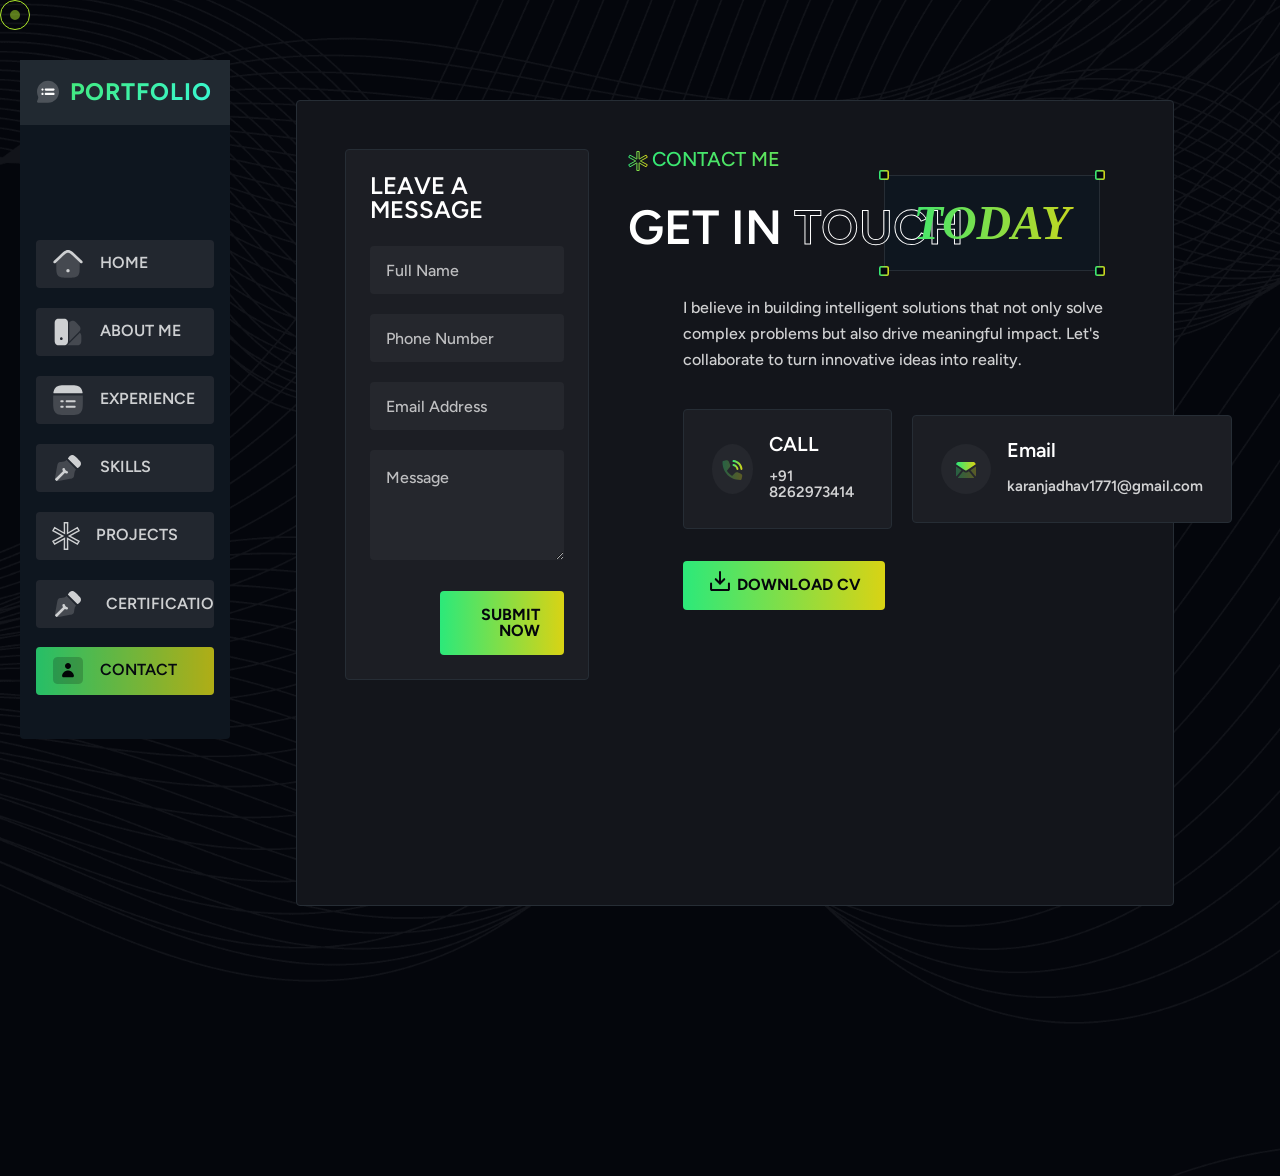
<file: contact.html>
<!DOCTYPE html>
<html lang="en">

<head>
  <meta charset="UTF-8">
  <meta name="viewport" content="width=device-width, initial-scale=1.0">
  <title>Karan Jadhav - AI Engineer & Data Scientist Portfolio</title>

  <!--=====FAB ICON=======-->
  <link rel="shortcut icon" href="assets\img\logo\logo1.jpeg" type="image/x-icon">

  <!--===== CSS LINK =======-->
  <link rel="stylesheet" href="assets/css/plugins/bootstrap.min.css">
  <link rel="stylesheet" href="assets/css/plugins/aos.css">
  <link rel="stylesheet" href="assets/css/plugins/fontawesome.css">
  <link rel="stylesheet" href="assets/css/plugins/magnific-popup.css">
  <link rel="stylesheet" href="assets/css/plugins/mobile.css">
  <link rel="stylesheet" href="assets/css/plugins/owlcarousel.min.css">
  <link rel="stylesheet" href="assets/css/plugins/sidebar.css">
  <link rel="stylesheet" href="assets/css/plugins/slick-slider.css">
  <link rel="stylesheet" href="assets/css/plugins/nice-select.css">
  <link rel="stylesheet" href="assets/css/main.css">

  <!-- Custom animated gradient styles -->
  <link rel="stylesheet" href="style.css">

  <!--=====  JS SCRIPT LINK =======-->
  <script src="assets/js/plugins/jquery-3-6-0.min.js"></script>
  <script src="assets/js/plugins/waypoints.js"></script>
</head>

<body class="homepage1-body">
  <!--===== PRELOADER STARTS =======-->
  <div class="overlay flex cac vac preloader-parent">
    <div>
      <div class="loader preloader flex vac">
        <svg width="200" height="200">
          <circle class="background" cx="90" cy="90" r="80" transform="rotate(-90, 100, 90)" />
          <circle class="outer" cx="90" cy="90" r="80" transform="rotate(-90, 100, 90)" />
        </svg>
        <span class="circle-background">
        </span>
        <span class="logo animated keyframe5 fade-in">
          <img src="assets\img\logo\logo1.jpeg" alt="">
        </span>
      </div>
    </div>
  </div>
  <!--===== PRELOADER ENDS =======-->

  <!--===== PROGRESS STARTS=======-->
  <div class="paginacontainer">
    <div class="progress-wrap">
      <svg class="progress-circle svg-content" width="100%" height="100%" viewBox="-1 -1 102 102">
        <path d="M50,1 a49,49 0 0,1 0,98 a49,49 0 0,1 0,-98" />
      </svg>
    </div>
  </div>
  <!--===== PROGRESS ENDS=======-->

  <div class="cursor"></div>
  <!--===== MOBILE HEADER STARTS =======-->
  <div class="mobile-header mobile-haeder1 d-block d-lg-none">
    <div class="container-fluid">
      <div class="col-12">
        <div class="mobile-header-elements">
          <div class="mobile-logo">
            <a href="index.html"><img src="assets/img/logo/logo2.png" alt=""></a>
          </div>
          <div class="mobile-nav-icon dots-menu">
            <i class="fa-solid fa-bars"></i>
          </div>
        </div>
      </div>
    </div>
  </div>

  <div class="mobile-sidebar mobile-sidebar1">
    <div class="logosicon-area">
      <div class="logos">
        <img src="assets/img/logo/logo2.png" alt="">
      </div>
      <div class="menu-close">
        <i class="fa-solid fa-xmark"></i>
      </div>
    </div>
    <div class="mobile-nav mobile-nav1">
      <ul class="mobile-nav-list nav-list1">
        <li><a href="index.html">Home</a></li>
        <li><a href="about.html">About</a></li>
        <li><a href="experience.html">Experience</a></li>
        <li><a href="skills.html">Skills</a></li>
        <li><a href="projects.html">Portfolio</a></li>
        <li><a href="certification.html">Certification</a></li>
        <li><a href="contact.html">Contact</a></li>

      </ul>
      <div class="allmobilesection">
        <div class="btn-area">
          <a href="index.html" class="download-btn">Get Started</a>
        </div>
        <div class="single-footer">
          <h3>Contact Info</h3>
          <div class="footer4-contact-info">
            <div class="contact-info-single">
              <div class="contact-info-icon">
                <i class="fa-solid fa-phone-volume"></i>
              </div>
              <div class="contact-info-text">
                <a href="tel:+918262973414">+91 8262973414</a>
              </div>
            </div>
            <div class="contact-info-single">
              <div class="contact-info-icon">
                <i class="fa-solid fa-envelope"></i>
              </div>
              <div class="contact-info-text">
                <a href="mailto:karanjadhav1771@gmail.com">karanjadhav1771@gmail.com</a>
              </div>
            </div>
            <div class="space20"></div>
            <div class="single-footer">
              <h3>Our Location</h3>
              <div class="contact-info-single">
                <div class="contact-info-icon">
                  <i class="fa-solid fa-location-dot"></i>
                </div>
                <div class="contact-info-text">
                  <a href="#">Aurangabad, Maharashtra,<br> India</a>
                </div>
              </div>
            </div>
            <div class="space20"></div>
            <div class="single-footer">
              <h3>Social Links</h3>
              <div class="social-links-mobile-menu">
                <ul>
                  <li><a href="https://www.linkedin.com/in/karan-jadhav-251a49325" target="_blank" rel="noopener"><i
                        class="fa-brands fa-linkedin-in"></i></a></li>
                  <li><a href="https://github.com/Karan-Jadhav-11" target="_blank" rel="noopener"><i
                        class="fa-brands fa-github"></i></a></li>
                  <li><a href="mailto:karanjadhav1771@gmail.com"><i class="fa-solid fa-envelope"></i></a></li>
                  <li><a href="tel:+918262973414"><i class="fa-solid fa-phone"></i></a></li>
                </ul>
              </div>
            </div>
          </div>
        </div>
      </div>
    </div>
  </div>
  <!--===== MOBILE HEADER STARTS =======-->

  <!--===== HEADER STARTS =======-->
  <div class="header-section-area"
    style="background-image: url(assets/img/bg/pagebg1.png); background-position: center; background-size: cover; background-repeat: no-repeat; background-attachment: fixed;">
    <div class="container">
      <div class="row">
        <div class="col-lg-2">
          <div class="sidebar-main">
            <div class="sidebar-area" style="padding: 0 15px;">
              <div class="logo">
                <a href="#" style="text-decoration: none; display: flex; align-items: center; gap: 10px;">
                  <img src="assets/img/icons/portfolio.svg" alt="" style="width: 24px; height: 24px;">
                  <h2
                    style="font-weight: 700; font-size: 24px; margin: 0; letter-spacing: 1px; background: linear-gradient(135deg, #43e97b 0%, #38f9d7 100%); -webkit-background-clip: text; background-clip: text; -webkit-text-fill-color: transparent;">
                    PORTFOLIO</h2>
                </a>
              </div>
              <div id="list-example" class="list-group" style="margin-top: 95px;">
                <a class="list-group-item list-group-item-action" href="index.html" data-aos="fade-up"
                  data-aos-duration="700">
                  <img src="assets/img/icons/home.svg" alt="">
                  Home
                </a>
                <a class="list-group-item list-group-item-action" href="about.html" data-aos="fade-up"
                  data-aos-duration="800">
                  <img src="assets/img/icons/about.svg" alt="">
                  About ME
                </a>
                <a class="list-group-item list-group-item-action" href="experience.html" data-aos="fade-up"
                  data-aos-duration="900">
                  <img src="assets/img/icons/service.svg" alt="">
                  Experience
                </a>
                <a class="list-group-item list-group-item-action" href="skills.html" data-aos="fade-up"
                  data-aos-duration="1000">
                  <img src="assets/img/icons/skills.svg" alt="">
                  Skills
                </a>
                <a class="list-group-item list-group-item-action" href="projects.html" data-aos="fade-up"
                  data-aos-duration="1100">
                  <img src="assets/img/icons/star.svg" alt="" style="width: 28px; height: 32px;">
                  Projects
                </a>
                <a class="list-group-item list-group-item-action" href="certification.html" data-aos="fade-up"
                  data-aos-duration="1150" style="display: flex; align-items: center; gap: 10px; white-space: nowrap;">
                  <img src="assets/img/icons/skills.svg" alt="">
                  Certifications
                </a>
                <a class="list-group-item list-group-item-action active" href="contact.html" data-aos="fade-up"
                  data-aos-duration="1200" style="margin-bottom: 20px;">
                  <img src="assets/img/icons/contact.svg" alt="">
                  Contact
                </a>
              </div>
            </div>
          </div>
        </div>
        <div class="col-lg-10">
          <div class="all-section-area">
            <div class="container">
              <div class="row">
                <div class="col-lg-12">
                  <div data-bs-spy="scroll" data-bs-target="#list-example" data-bs-smooth-scroll="true"
                    class="scrollspy-example" tabindex="0">
                    <div id="contact">
                      <div class="contact-section-area">
                        <div class="container">
                          <div class="row">
                            <div class="col-lg-12">
                              <div class="contact-header-area">
                                <div class="row">
                                  <div class="col-lg-8 d-lg-none d-block">
                                    <div class="contact-text-area">
                                      <div class="pbmit-heading-subheading">
                                        <h4> <img src="assets/img/icons/star.svg" alt="">contact me</h4>
                                        <h2 class="text-anime-style-3">get in <span class="designer">touch</span></h2>
                                        <span class="marketer">today
                                          <img src="assets/img/elements/elements1.png" alt="" class="elements1"
                                            data-aos="fade-left" data-aos-duration="800">
                                          <img src="assets/img/elements/elements1.png" alt="" class="elements2"
                                            data-aos="fade-right" data-aos-duration="1000">
                                          <img src="assets/img/elements/elements1.png" alt="" class="elements3"
                                            data-aos="fade-left" data-aos-duration="1100">
                                          <img src="assets/img/elements/elements1.png" alt="" class="elements4"
                                            data-aos="fade-right" data-aos-duration="1200">
                                        </span>
                                      </div>
                                      <p data-aos="fade-up" data-aos-duration="800">I believe in building intelligent
                                        solutions that not only solve complex problems but also drive meaningful impact.
                                        Let's collaborate to turn innovative ideas into reality.</p>
                                      <div class="contact-info-area">
                                        <div class="info-boxarea" data-aos="zoom-out" data-aos-duration="1000">
                                          <div class="icons">
                                            <img src="assets/img/icons/phone.svg" alt="">
                                          </div>
                                          <div class="content">
                                            <h5>CALL</h5>
                                            <a href="tel:+918262973414">+91 8262973414</a>
                                          </div>
                                        </div>

                                        <div class="info-boxarea" data-aos="fade-up" data-aos-duration="1100">
                                          <div class="icons">
                                            <img src="assets/img/icons/email.svg" alt="">
                                          </div>
                                          <div class="content">
                                            <h5>Email</h5>
                                            <a href="mailto:karanjadhav1771@gmail.com">karanjadhav1771@gmail.com</a>
                                          </div>
                                        </div>
                                      </div>
                                      <div class="btn-area" data-aos="fade-up" data-aos-duration="1200">
                                        <a href="assets/img/cv/Karan_Jadhav_AI_Engineer_ 2025.pdf" download="Karan_Jadhav_AI_Engineer_2025.pdf" class="download-btn"><img
                                            src="assets/img/icons/download.svg" alt="">Download CV</a>
                                      </div>
                                    </div>
                                  </div>
                                  <div class="col-lg-4">
                                    <div class="contact-from-area" data-aos="flip-right" data-aos-duration="1000">
                                      <h3 class="text-anime-style-3">Leave A Message</h3>
                                      <form action="https://api.web3forms.com/submit" method="POST">
                                        <input type="hidden" name="access_key"
                                          value="9c264635-7ade-4763-9e29-c79a5250c196">

                                        <div class="input">
                                          <input type="text" name="name" placeholder="Full Name" required>
                                        </div>
                                        <div class="input">
                                          <input type="number" name="phone" placeholder="Phone Number" required>
                                        </div>
                                        <div class="input">
                                          <input type="email" name="email" placeholder="Email Address" required>
                                        </div>

                                        <div class="input">
                                          <textarea name="message" placeholder="Message" required></textarea>
                                        </div>
                                        <div class="btn-area text-end" data-aos="fade-up" data-aos-duration="1200">
                                          <button type="submit" class="download-btn">submit now</button>
                                        </div>
                                      </form>
                                    </div>
                                  </div>
                                  <div class="col-lg-8 d-lg-block d-none">
                                    <div class="contact-text-area">
                                      <div class="pbmit-heading-subheading">
                                        <h4> <img src="assets/img/icons/star.svg" alt="">contact me</h4>
                                        <h2 class="text-anime-style-3">get in <span class="designer">touch</span></h2>
                                        <span class="marketer">today
                                          <img src="assets/img/elements/elements1.png" alt="" class="elements1"
                                            data-aos="fade-left" data-aos-duration="800">
                                          <img src="assets/img/elements/elements1.png" alt="" class="elements2"
                                            data-aos="fade-right" data-aos-duration="1000">
                                          <img src="assets/img/elements/elements1.png" alt="" class="elements3"
                                            data-aos="fade-left" data-aos-duration="1100">
                                          <img src="assets/img/elements/elements1.png" alt="" class="elements4"
                                            data-aos="fade-right" data-aos-duration="1200">
                                        </span>
                                      </div>
                                      <p data-aos="fade-up" data-aos-duration="800">I believe in building intelligent
                                        solutions that not only solve complex problems but also drive meaningful impact.
                                        Let's collaborate to turn innovative ideas into reality.</p>
                                      <div class="contact-info-area">
                                        <div class="info-boxarea" data-aos="zoom-out" data-aos-duration="1000">
                                          <div class="icons">
                                            <img src="assets/img/icons/phone.svg" alt="">
                                          </div>
                                          <div class="content">
                                            <h5>CALL</h5>
                                            <a href="tel:+918262973414">+91 8262973414</a>
                                          </div>
                                        </div>

                                        <div class="info-boxarea" data-aos="fade-up" data-aos-duration="1100">
                                          <div class="icons">
                                            <img src="assets/img/icons/email.svg" alt="">
                                          </div>
                                          <div class="content">
                                            <h5>Email</h5>
                                            <a href="mailto:karanjadhav1771@gmail.com">karanjadhav1771@gmail.com</a>
                                          </div>
                                        </div>
                                      </div>
                                      <div class="btn-area" data-aos="fade-up" data-aos-duration="1200">
                                        <a href="assets/img/cv/Karan_Jadhav_AI_Engineer_ 2025.pdf" download="Karan_Jadhav_AI_Engineer_2025.pdf" class="download-btn"><img
                                            src="assets/img/icons/download.svg" alt="">Download CV</a>
                                      </div>
                                    </div>
                                  </div>
                                  <!-- Footer removed as requested -->
                                </div>
                              </div>
                            </div>
                          </div>
                        </div>
                      </div>
                    </div>
                  </div>
                  <!--===== SIDEBAR STARTS=======-->
                  <div class="custom-model-main">
                    <div class="custom-model-inner">
                      <div class="close-btn">Ã—</div>
                      <div class="custom-model-wrap">
                        <div class="pop-up-content-wrap">
                          <div class="row">
                            <div class="col-lg-12">
                              <div class="opend-section">
                                <div class="row">
                                  <div class="col-lg-7">
                                    <div class="boxes-area">
                                      <div class="img1">
                                        <img src="assets/img/all-images/blog-img1.png" alt="">
                                      </div>
                                      <div class="content">
                                        <div class="tags-area">
                                          <a href="#"><img src="assets/img/icons/calender.svg" alt="">23 April 2024</a>
                                          <a href="#"><img src="assets/img/icons/user.svg" alt="">Karan Jadhav</a>
                                        </div>
                                        <a href="#">Building Production-Ready AI: Mastering Agentic Systems and Scalable
                                          Pipelines</a>
                                        <p>In the evolving field of AI, productionizing large language models requires
                                          more than just a prompt. It involves building robust agentic frameworks using
                                          tools like LangGraph and FastAPI to handle complex, multi-step workflows with
                                          high reliability.</p>
                                        <p class="pera">By leveraging multi-agent architectures, we can automate
                                          intricate business processes, from automated data extraction to autonomous
                                          research systems, ensuring scalable and deployable AI solutions.
                                        </p>
                                        <div class="social-area">
                                          <div class="email">
                                            <a href="#">#AI #AgenticAI #LangGraph</a>
                                          </div>
                                          <div class="icons">
                                            <h5>share:</h5>
                                            <ul>
                                              <li><a href="#"><i class="fa-brands fa-facebook-f"></i></a></li>
                                              <li><a href="#"><i class="fa-brands fa-google-plus-g"></i></a></li>
                                              <li><a href="#"><i class="fa-brands fa-linkedin-in"></i></a></li>
                                              <li><a href="#"><i class="fa-brands fa-youtube"></i></a></li>
                                            </ul>
                                          </div>
                                        </div>
                                      </div>
                                    </div>
                                  </div>

                                  <div class="col-lg-5">
                                    <div class="contact-from-area" data-aos="flip-right" data-aos-duration="1000">
                                      <h3>Leave A Message</h3>
                                      <form action="https://api.web3forms.com/submit" method="POST">
                                        <input type="hidden" name="access_key"
                                          value="0cdd32fff-eda2-4da3-be43-37d47fbb396b">

                                        <div class="input">
                                          <input type="text" placeholder="Full Name">
                                        </div>
                                        <div class="input">
                                          <input type="number" placeholder="Phone Number" required>
                                        </div>
                                        <div class="input">
                                          <input type="email" placeholder="Email Address" required>
                                        </div>
                                        <div class="input">
                                          <select name="country" id="country" class="country-area nice-select6">
                                            <option value="1" data-display="Service Type">Service Type</option>
                                            <option value="">AI Consulting</option>
                                            <option value="">LLM Integration</option>
                                            <option value="">Computer Vision</option>
                                            <option value="">Data Analytics</option>
                                            <option value="">MLOps Pipeline</option>
                                          </select>
                                        </div>
                                        <div class="input">
                                          <textarea placeholder="Message" required></textarea>
                                        </div>
                                        <div class="btn-area text-end" data-aos="fade-up" data-aos-duration="1200">
                                          <button type="submit" class="download-btn">submit now</button>
                                        </div>
                                      </form>
                                    </div>
                                  </div>
                                </div>
                              </div>
                            </div>
                          </div>
                        </div>
                      </div>
                    </div>
                    <div class="bg-overlay"></div>
                  </div>
                  <!--===== SIDEBAR ENDS STARTS=======-->
                </div>
              </div>
            </div>
          </div>
        </div>
      </div>
    </div>
  </div>
  <!--===== HEADER ENDS=======-->

  <!--===== JS SCRIPT LINK =======-->
  <script src="assets/js/plugins/bootstrap.min.js"></script>
  <script src="assets/js/plugins/fontawesome.js"></script>
  <script src="assets/js/plugins/aos.js"></script>
  <script src="assets/js/plugins/counter.js"></script>
  <script src="assets/js/plugins/gsap.min.js"></script>
  <script src="assets/js/plugins/ScrollTrigger.min.js"></script>
  <script src="assets/js/plugins/Splitetext.js"></script>
  <script src="assets/js/plugins/sidebar.js"></script>
  <script src="assets/js/plugins/magnific-popup.js"></script>
  <script src="assets/js/plugins/mobilemenu.js"></script>
  <script src="assets/js/plugins/owlcarousel.min.js"></script>
  <script src="assets/js/plugins/nice-select.js"></script>
  <script src="assets/js/main.js"></script>
</body>

</html>
</file>
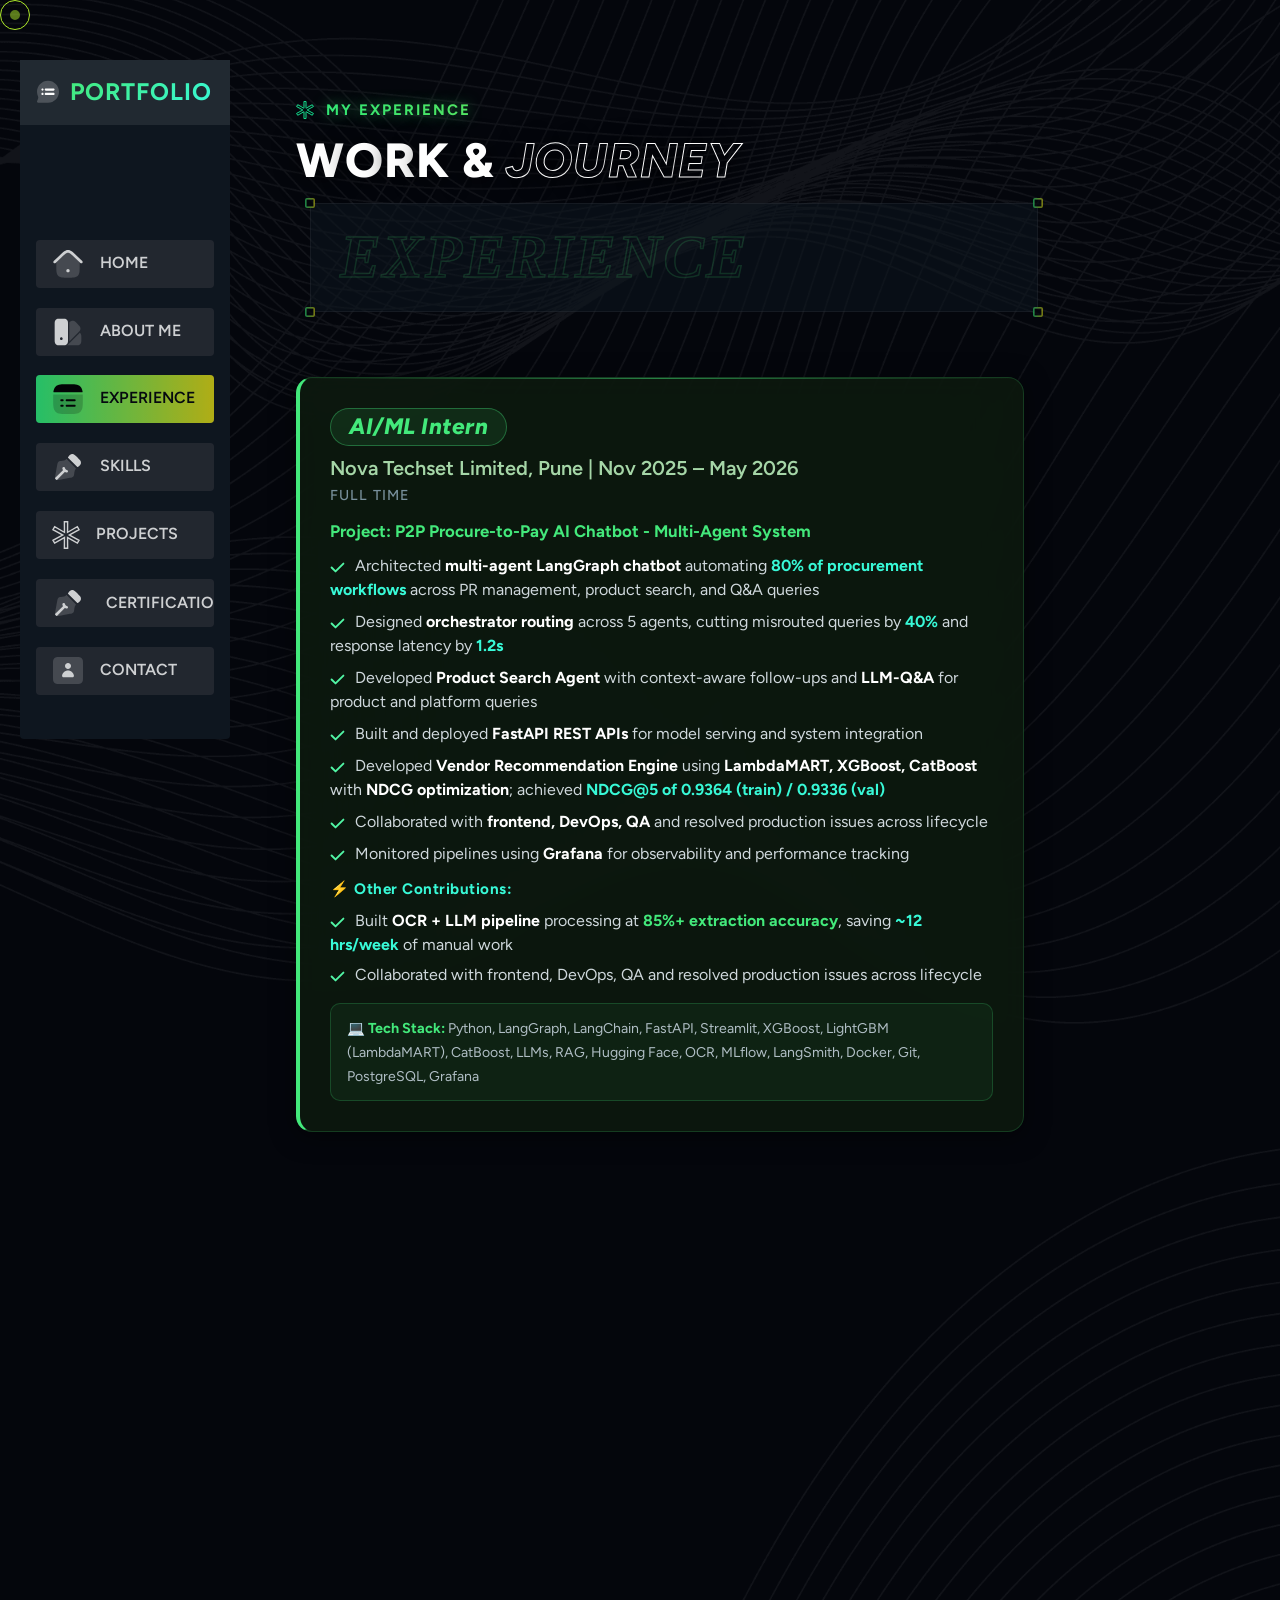
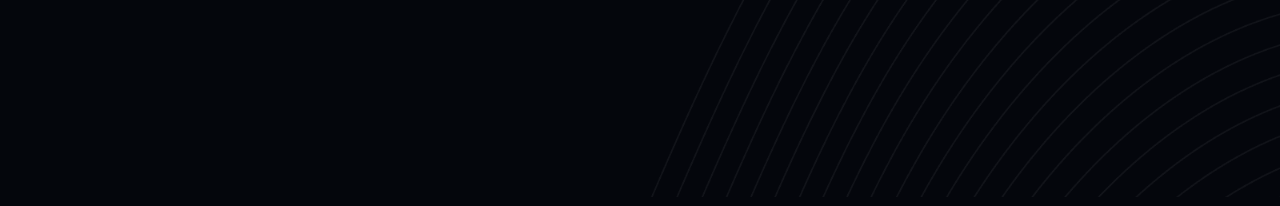
<file: experience.html>
<!DOCTYPE html>
<html lang="en">

<head>
  <meta charset="UTF-8">
  <meta name="viewport" content="width=device-width, initial-scale=1.0">
  <title>Karan Jadhav - AI Engineer & Data Scientist Portfolio</title>

  <!--=====FAB ICON=======-->
  <link rel="shortcut icon" href="assets\img\logo\logo1.jpeg" type="image/x-icon">

  <!--===== CSS LINK =======-->
  <link rel="stylesheet" href="assets/css/plugins/bootstrap.min.css">
  <link rel="stylesheet" href="assets/css/plugins/aos.css">
  <link rel="stylesheet" href="assets/css/plugins/fontawesome.css">
  <link rel="stylesheet" href="assets/css/plugins/magnific-popup.css">
  <link rel="stylesheet" href="assets/css/plugins/mobile.css">
  <link rel="stylesheet" href="assets/css/plugins/owlcarousel.min.css">
  <link rel="stylesheet" href="assets/css/plugins/sidebar.css">
  <link rel="stylesheet" href="assets/css/plugins/slick-slider.css">
  <link rel="stylesheet" href="assets/css/plugins/nice-select.css">
  <link rel="stylesheet" href="assets/css/main.css">

  <!-- Custom animated gradient styles -->
  <link rel="stylesheet" href="style.css">

  <!--=====  JS SCRIPT LINK =======-->
  <script src="assets/js/plugins/jquery-3-6-0.min.js"></script>
  <script src="assets/js/plugins/waypoints.js"></script>
</head>

<body class="homepage1-body">
  <!--===== PRELOADER STARTS =======-->
  <div class="overlay flex cac vac preloader-parent">
    <div>
      <div class="loader preloader flex vac">
        <svg width="200" height="200">
          <circle class="background" cx="90" cy="90" r="80" transform="rotate(-90, 100, 90)" />
          <circle class="outer" cx="90" cy="90" r="80" transform="rotate(-90, 100, 90)" />
        </svg>
        <span class="circle-background">
        </span>
        <span class="logo animated keyframe5 fade-in">
          <img src="assets\img\logo\logo1.jpeg" alt="">
        </span>
      </div>
    </div>
  </div>
  <!--===== PRELOADER ENDS =======-->

  <!--===== PROGRESS STARTS=======-->
  <div class="paginacontainer">
    <div class="progress-wrap">
      <svg class="progress-circle svg-content" width="100%" height="100%" viewBox="-1 -1 102 102">
        <path d="M50,1 a49,49 0 0,1 0,98 a49,49 0 0,1 0,-98" />
      </svg>
    </div>
  </div>
  <!--===== PROGRESS ENDS=======-->

  <div class="cursor"></div>
  <!--===== MOBILE HEADER STARTS =======-->
  <div class="mobile-header mobile-haeder1 d-block d-lg-none">
    <div class="container-fluid">
      <div class="col-12">
        <div class="mobile-header-elements">
          <div class="mobile-logo">
            <a href="index.html"><img src="assets/img/logo/logo2.png" alt=""></a>
          </div>
          <div class="mobile-nav-icon dots-menu">
            <i class="fa-solid fa-bars"></i>
          </div>
        </div>
      </div>
    </div>
  </div>

  <div class="mobile-sidebar mobile-sidebar1">
    <div class="logosicon-area">
      <div class="logos">
        <img src="assets/img/logo/logo2.png" alt="">
      </div>
      <div class="menu-close">
        <i class="fa-solid fa-xmark"></i>
      </div>
    </div>
    <div class="mobile-nav mobile-nav1">
      <ul class="mobile-nav-list nav-list1">
        <li><a href="index.html">Home</a></li>
        <li><a href="about.html">About</a></li>
        <li><a href="experience.html">Experience</a></li>
        <li><a href="skills.html">Skills</a></li>
        <li><a href="projects.html">Portfolio</a></li>
        <li><a href="certification.html">Certification</a></li>
        <li><a href="contact.html">Contact</a></li>

      </ul>
      <div class="allmobilesection">
        <div class="btn-area">
          <a href="index.html" class="download-btn">Get Started</a>
        </div>
        <div class="single-footer">
          <h3>Contact Info</h3>
          <div class="footer4-contact-info">
            <div class="contact-info-single">
              <div class="contact-info-icon">
                <i class="fa-solid fa-phone-volume"></i>
              </div>
              <div class="contact-info-text">
                <a href="tel:+918262973414">+91 8262973414</a>
              </div>
            </div>
            <div class="contact-info-single">
              <div class="contact-info-icon">
                <i class="fa-solid fa-envelope"></i>
              </div>
              <div class="contact-info-text">
                <a href="mailto:karanjadhav1771@gmail.com">karanjadhav1771@gmail.com</a>
              </div>
            </div>
            <div class="space20"></div>
            <div class="single-footer">
              <h3>Our Location</h3>
              <div class="contact-info-single">
                <div class="contact-info-icon">
                  <i class="fa-solid fa-location-dot"></i>
                </div>
                <div class="contact-info-text">
                  <a href="#">Aurangabad, Maharashtra,<br> India</a>
                </div>
              </div>
            </div>
            <div class="space20"></div>
            <div class="single-footer">
              <h3>Social Links</h3>
              <div class="social-links-mobile-menu">
                <ul>
                  <li><a href="https://www.linkedin.com/in/karan-jadhav-251a49325" target="_blank" rel="noopener"><i
                        class="fa-brands fa-linkedin-in"></i></a></li>
                  <li><a href="https://github.com/Karan-Jadhav-11" target="_blank" rel="noopener"><i
                        class="fa-brands fa-github"></i></a></li>
                  <li><a href="mailto:karanjadhav1771@gmail.com"><i class="fa-solid fa-envelope"></i></a></li>
                  <li><a href="tel:+918262973414"><i class="fa-solid fa-phone"></i></a></li>
                </ul>
              </div>
            </div>
          </div>
        </div>
      </div>
    </div>
  </div>
  <!--===== MOBILE HEADER STARTS =======-->

  <!--===== HEADER STARTS =======-->
  <div class="header-section-area"
    style="background-image: url(assets/img/bg/pagebg1.png); background-position: center; background-size: cover; background-repeat: no-repeat; background-attachment: fixed;">
    <div class="container">
      <div class="row">
        <div class="col-lg-2">
          <div class="sidebar-main">
            <div class="sidebar-area" style="padding: 0 15px;">
              <div class="logo">
                <a href="#" style="text-decoration: none; display: flex; align-items: center; gap: 10px;">
                  <img src="assets/img/icons/portfolio.svg" alt="" style="width: 24px; height: 24px;">
                  <h2
                    style="font-weight: 700; font-size: 24px; margin: 0; letter-spacing: 1px; background: linear-gradient(135deg, #43e97b 0%, #38f9d7 100%); -webkit-background-clip: text; background-clip: text; -webkit-text-fill-color: transparent;">
                    PORTFOLIO</h2>
                </a>
              </div>
              <div id="list-example" class="list-group" style="margin-top: 95px;">
                <a class="list-group-item list-group-item-action" href="index.html" data-aos="fade-up"
                  data-aos-duration="700">
                  <img src="assets/img/icons/home.svg" alt="">
                  Home
                </a>
                <a class="list-group-item list-group-item-action" href="about.html" data-aos="fade-up"
                  data-aos-duration="800">
                  <img src="assets/img/icons/about.svg" alt="">
                  About ME
                </a>
                <a class="list-group-item list-group-item-action active" href="experience.html" data-aos="fade-up"
                  data-aos-duration="900">
                  <img src="assets/img/icons/service.svg" alt="">
                  Experience
                </a>
                <a class="list-group-item list-group-item-action" href="skills.html" data-aos="fade-up"
                  data-aos-duration="1000">
                  <img src="assets/img/icons/skills.svg" alt="">
                  Skills
                </a>
                <a class="list-group-item list-group-item-action" href="projects.html" data-aos="fade-up"
                  data-aos-duration="1100">
                  <img src="assets/img/icons/star.svg" alt="" style="width: 28px; height: 32px;">
                  Projects
                </a>
                <a class="list-group-item list-group-item-action" href="certification.html" data-aos="fade-up"
                  data-aos-duration="1150" style="display: flex; align-items: center; gap: 10px; white-space: nowrap;">
                  <img src="assets/img/icons/skills.svg" alt="">
                  Certifications
                </a>
                <a class="list-group-item list-group-item-action" href="contact.html" data-aos="fade-up"
                  data-aos-duration="1200" style="margin-bottom: 20px;">
                  <img src="assets/img/icons/contact.svg" alt="">
                  Contact
                </a>
              </div>
            </div>
          </div>
        </div>
        <div class="col-lg-10">
          <div class="all-section-area">
            <div class="container">
              <div class="row">
                <div class="col-lg-12">
                  <div data-bs-spy="scroll" data-bs-target="#list-example" data-bs-smooth-scroll="true"
                    class="scrollspy-example" tabindex="0">
                    <div id="experience">
                      <div class="service1-section-area">
                        <div class="container">
                          <div class="row">
                            <div class="col-lg-10">
                              <div class="service-header-area">
                                <div class="pbmit-heading-subheading">
                                  <h4><img src="assets/img/icons/star.svg" alt="">My Experience</h4>
                                  <h2 class="text-anime-style-3">Work &amp; <span class="designer">Journey</span></h2>
                                  <span class="marketer">Experience
                                    <img src="assets/img/elements/elements1.png" alt="" class="elements1" data-aos="fade-left" data-aos-duration="800">
                                    <img src="assets/img/elements/elements1.png" alt="" class="elements2" data-aos="fade-right" data-aos-duration="1000">
                                    <img src="assets/img/elements/elements1.png" alt="" class="elements3" data-aos="fade-left" data-aos-duration="1100">
                                    <img src="assets/img/elements/elements1.png" alt="" class="elements4" data-aos="fade-right" data-aos-duration="1200">
                                  </span>
                                </div>
                              </div>

                              <!-- Experience Items -->
                              <div class="row" style="margin-top: 40px;">
                                <div class="col-lg-12">
                                  <!-- AI/ML Engineer - Nova Techset -->
                                  <div class="about-boxarea experience-card-animated" data-aos="zoom-out"
                                    data-aos-duration="800"
                                    style="padding: 30px; margin-bottom: 30px;">
                                    <div class="content">
                                      <h3
                                        style="color: #43e97b; font-style: italic; margin-bottom: 10px; font-weight: 800; font-size: 1.4em; background: rgba(67,233,123,0.1); padding: 5px 18px; border-radius: 30px; display: inline-block; border: 1px solid rgba(67,233,123,0.35); letter-spacing: 0.5px;">
                                        AI/ML Intern</h3>
                                      <h5 style="color: #a5d6a7; margin-bottom: 5px; font-weight: 600;">Nova Techset
                                        Limited, Pune | Nov 2025 – May 2026
                                      </h5>
                                      <p style="color: #78909c; margin-bottom: 12px; font-weight: 500; font-size: 0.9em; text-transform: uppercase; letter-spacing: 1px;">Full Time</p>

                                      <!-- Project Name -->
                                      <p style="color: #43e97b; margin-bottom: 10px; font-weight: 700; font-size: 1.05em;">
                                        Project: P2P Procure-to-Pay AI Chatbot - Multi-Agent System
                                      </p>

                                      <ul style="list-style: none; padding-left: 0; color: #cfd8dc; font-weight: 400;">
                                        <li style="margin-bottom: 8px;"><img src="assets/img/icons/check.svg" alt=""
                                            style="filter: brightness(0) saturate(100%) invert(72%) sepia(60%) saturate(400%) hue-rotate(95deg); width: 15px; margin-right: 10px;">Architected <strong style="color:#ffffff;">multi-agent LangGraph chatbot</strong> automating <strong style="color:#38f9d7;">80% of procurement workflows</strong> across PR management, product search, and Q&amp;A queries</li>
                                        <li style="margin-bottom: 8px;"><img src="assets/img/icons/check.svg" alt=""
                                            style="filter: brightness(0) saturate(100%) invert(72%) sepia(60%) saturate(400%) hue-rotate(95deg); width: 15px; margin-right: 10px;">Designed <strong style="color:#ffffff;">orchestrator routing</strong> across 5 agents, cutting misrouted queries by <strong style="color:#38f9d7;">40%</strong> and response latency by <strong style="color:#38f9d7;">1.2s</strong></li>
                                        <li style="margin-bottom: 8px;"><img src="assets/img/icons/check.svg" alt=""
                                            style="filter: brightness(0) saturate(100%) invert(72%) sepia(60%) saturate(400%) hue-rotate(95deg); width: 15px; margin-right: 10px;">Developed <strong style="color:#ffffff;">Product Search Agent</strong> with context-aware follow-ups and <strong style="color:#ffffff;">LLM-Q&amp;A</strong> for product and platform queries</li>

                                        <li style="margin-bottom: 8px;"><img src="assets/img/icons/check.svg" alt=""
                                            style="filter: brightness(0) saturate(100%) invert(72%) sepia(60%) saturate(400%) hue-rotate(95deg); width: 15px; margin-right: 10px;">Built and deployed <strong style="color:#ffffff;">FastAPI REST APIs</strong> for model serving and system integration</li>
                                        <li style="margin-bottom: 8px;"><img src="assets/img/icons/check.svg" alt=""
                                            style="filter: brightness(0) saturate(100%) invert(72%) sepia(60%) saturate(400%) hue-rotate(95deg); width: 15px; margin-right: 10px;">Developed <strong style="color:#ffffff;">Vendor Recommendation Engine</strong> using <strong style="color:#ffffff;">LambdaMART, XGBoost, CatBoost</strong> with <strong style="color:#ffffff;">NDCG optimization</strong>; achieved <strong style="color:#38f9d7;">NDCG@5 of 0.9364 (train) / 0.9336 (val)</strong></li>
                                        <li style="margin-bottom: 8px;"><img src="assets/img/icons/check.svg" alt=""
                                            style="filter: brightness(0) saturate(100%) invert(72%) sepia(60%) saturate(400%) hue-rotate(95deg); width: 15px; margin-right: 10px;">Collaborated with <strong style="color:#ffffff;">frontend, DevOps, QA</strong> and resolved production issues across lifecycle</li>
                                        <li style="margin-bottom: 12px;"><img src="assets/img/icons/check.svg" alt=""
                                            style="filter: brightness(0) saturate(100%) invert(72%) sepia(60%) saturate(400%) hue-rotate(95deg); width: 15px; margin-right: 10px;">Monitored pipelines using <strong style="color:#ffffff;">Grafana</strong> for observability and performance tracking</li>
                                      </ul>

                                      <!-- Other Contributions -->
                                      <p style="color: #38f9d7; margin-bottom: 8px; font-weight: 700; font-size: 0.95em; letter-spacing: 0.5px;">&#9889; Other Contributions:</p>
                                      <ul style="list-style: none; padding-left: 0; color: #cfd8dc; font-weight: 400; margin-bottom: 16px;">
                                        <li style="margin-bottom: 6px;"><img src="assets/img/icons/check.svg" alt=""
                                            style="filter: brightness(0) saturate(100%) invert(72%) sepia(60%) saturate(400%) hue-rotate(95deg); width: 15px; margin-right: 10px;">Built <strong style="color:#ffffff;">OCR + LLM pipeline</strong> processing at <strong style="color:#43e97b;">85%+ extraction accuracy</strong>, saving <strong style="color:#38f9d7;">~12 hrs/week</strong> of manual work</li>
                                        <li><img src="assets/img/icons/check.svg" alt=""
                                            style="filter: brightness(0) saturate(100%) invert(72%) sepia(60%) saturate(400%) hue-rotate(95deg); width: 15px; margin-right: 10px;">Collaborated with frontend, DevOps, QA and resolved production issues across lifecycle</li>
                                      </ul>

                                      <!-- Tech Stack -->
                                      <div style="background: rgba(67,233,123,0.06); border: 1px solid rgba(67,233,123,0.2); border-radius: 10px; padding: 12px 16px;">
                                        <span style="color: #43e97b; font-weight: 700; font-size: 0.9em;">&#128187; Tech Stack: </span>
                                        <span style="color: #b0bec5; font-size: 0.88em;">Python, LangGraph, LangChain, FastAPI, Streamlit, XGBoost, LightGBM (LambdaMART), CatBoost, LLMs, RAG, Hugging Face, OCR, MLflow, LangSmith, Docker, Git, PostgreSQL, Grafana</span>
                                      </div>
                                    </div>
                                  </div>

                                  <!-- Data Analytics Intern - Trainity -->
                                  <div class="about-boxarea experience-card-animated" data-aos="zoom-out"
                                    data-aos-duration="900"
                                    style="padding: 30px; margin-bottom: 30px;">
                                    <div class="content">
                                      <h3
                                        style="color: #38f9d7; font-style: italic; margin-bottom: 10px; font-weight: 800; font-size: 1.4em; background: rgba(56,249,215,0.08); padding: 5px 18px; border-radius: 30px; display: inline-block; border: 1px solid rgba(56,249,215,0.3); letter-spacing: 0.5px;">
                                        Data Analytics Intern</h3>
                                      <h5 style="color: #a5d6a7; margin-bottom: 5px; font-weight: 600;">Trainity | Aug
                                        2024 - Oct 2024
                                      </h5>
                                      <p style="color: #78909c; margin-bottom: 12px; font-weight: 500; font-size: 0.9em; text-transform: uppercase; letter-spacing: 1px;">Virtual
                                        Internship</p>
                                      <ul style="list-style: none; padding-left: 0; color: #cfd8dc; font-weight: 400;">
                                        <li style="margin-bottom: 8px;"><img src="assets/img/icons/check.svg" alt=""
                                            style="filter: brightness(0) saturate(100%) invert(72%) sepia(60%) saturate(400%) hue-rotate(95deg); width: 15px; margin-right: 10px;">Hands-on
                                          experience in <strong style="color:#ffffff;">data wrangling, EDA, and statistical analysis</strong></li>
                                        <li style="margin-bottom: 8px;"><img src="assets/img/icons/check.svg" alt=""
                                            style="filter: brightness(0) saturate(100%) invert(72%) sepia(60%) saturate(400%) hue-rotate(95deg); width: 15px; margin-right: 10px;">Leveraged
                                          <strong style="color:#ffffff;">SQL and Python</strong> for robust data manipulation</li>
                                        <li style="margin-bottom: 8px;"><img src="assets/img/icons/check.svg" alt=""
                                            style="filter: brightness(0) saturate(100%) invert(72%) sepia(60%) saturate(400%) hue-rotate(95deg); width: 15px; margin-right: 10px;">Created
                                          insightful dashboards using <strong style="color:#ffffff;">Tableau and Power BI</strong></li>
                                        <li><img src="assets/img/icons/check.svg" alt=""
                                            style="filter: brightness(0) saturate(100%) invert(72%) sepia(60%) saturate(400%) hue-rotate(95deg); width: 15px; margin-right: 10px;">Delivered
                                          actionable, <strong style="color:#ffffff;">data-driven reports</strong> supporting key business decisions</li>
                                      </ul>
                                    </div>
                                  </div>

                                  <!-- Education -->
                                  <div class="about-boxarea experience-card-animated" data-aos="zoom-out"
                                    data-aos-duration="1100" style="padding: 30px;">
                                    <div class="content">
                                      <h3
                                        style="color: #ffca28; font-style: italic; margin-bottom: 10px; font-weight: 800; font-size: 1.4em; background: rgba(255,202,40,0.08); padding: 5px 18px; border-radius: 30px; display: inline-block; border: 1px solid rgba(255,202,40,0.3); letter-spacing: 0.5px;">
                                        Bachelor of Technology â€” CSE</h3>
                                      <h5 style="color: #a5d6a7; margin-bottom: 5px; font-weight: 600;">Government
                                        College of Engineering
                                        Amravati | Dec 2021 - Jun 2025</h5>
                                      <p style="color: #78909c; margin-bottom: 4px; font-weight: 500; font-size: 0.9em; text-transform: uppercase; letter-spacing: 1px;">
                                        Maharashtra, India
                                      </p>
                                      <p style="color: #cfd8dc; margin-bottom: 14px; font-weight: 500;">
                                        <span style="color: #ffca28; font-weight: 700;">CGPA:</span> 7.54 / 10
                                      </p>
                                      <ul style="list-style: none; padding-left: 0; color: #cfd8dc; font-weight: 400;">
                                        <li style="margin-bottom: 8px;"><img src="assets/img/icons/check.svg" alt=""
                                            style="filter: brightness(0) saturate(100%) invert(72%) sepia(60%) saturate(400%) hue-rotate(95deg); width: 15px; margin-right: 10px;">Strong
                                          foundation in <strong style="color:#ffffff;">computer science fundamentals</strong></li>
                                        <li style="margin-bottom: 8px;"><img src="assets/img/icons/check.svg" alt=""
                                            style="filter: brightness(0) saturate(100%) invert(72%) sepia(60%) saturate(400%) hue-rotate(95deg); width: 15px; margin-right: 10px;">Specialized
                                          in <strong style="color:#ffffff;">TensorFlow, Keras and Data Science</strong></li>
                                        <li><img src="assets/img/icons/check.svg" alt=""
                                            style="filter: brightness(0) saturate(100%) invert(72%) sepia(60%) saturate(400%) hue-rotate(95deg); width: 15px; margin-right: 10px;">Completed
                                          multiple <strong style="color:#ffffff;">ML/AI projects</strong> as part of curriculum</li>
                                      </ul>
                                    </div>
                                  </div>

                                  <!-- Certifications -->

                                </div>
                              </div>
                            </div>
                          </div>
                        </div>
                      </div>
                    </div>


                  </div>
                  <!--===== SIDEBAR STARTS=======-->
                  <div class="custom-model-main">
                    <div class="custom-model-inner">
                      <div class="close-btn">Ã—</div>
                      <div class="custom-model-wrap">
                        <div class="pop-up-content-wrap">
                          <div class="row">
                            <div class="col-lg-12">
                              <div class="opend-section">
                                <div class="row">
                                  <div class="col-lg-7">
                                    <div class="boxes-area">
                                      <div class="img1">
                                        <img src="assets/img/all-images/blog-img1.png" alt="">
                                      </div>
                                      <div class="content">
                                        <div class="tags-area">
                                          <a href="#"><img src="assets/img/icons/calender.svg" alt="">23 April 2024</a>
                                          <a href="#"><img src="assets/img/icons/user.svg" alt="">Karan Jadhav</a>
                                        </div>
                                        <a href="#">Building Production-Ready AI: Mastering Agentic Systems and Scalable
                                          Pipelines</a>
                                        <p>In the evolving field of AI, productionizing large language models requires
                                          more than just a prompt. It involves building robust agentic frameworks using
                                          tools like LangGraph and FastAPI to handle complex, multi-step workflows with
                                          high reliability.</p>
                                        <p class="pera">By leveraging multi-agent architectures, we can automate
                                          intricate business processes, from automated data extraction to autonomous
                                          research systems, ensuring scalable and deployable AI solutions.
                                        </p>
                                        <div class="social-area">
                                          <div class="email">
                                            <a href="#">#AI #AgenticAI #LangGraph</a>
                                          </div>
                                          <div class="icons">
                                            <h5>share:</h5>
                                            <ul>
                                              <li><a href="#"><i class="fa-brands fa-facebook-f"></i></a></li>
                                              <li><a href="#"><i class="fa-brands fa-google-plus-g"></i></a></li>
                                              <li><a href="#"><i class="fa-brands fa-linkedin-in"></i></a></li>
                                              <li><a href="#"><i class="fa-brands fa-youtube"></i></a></li>
                                            </ul>
                                          </div>
                                        </div>
                                      </div>
                                    </div>
                                  </div>

                                  <div class="col-lg-5">
                                    <div class="contact-from-area" data-aos="flip-right" data-aos-duration="1000">
                                      <h3>Leave A Message</h3>
                                      <form action="https://api.web3forms.com/submit" method="POST">
                                        <input type="hidden" name="access_key"
                                          value="0cdd32fff-eda2-4da3-be43-37d47fbb396b">

                                        <div class="input">
                                          <input type="text" placeholder="Full Name">
                                        </div>
                                        <div class="input">
                                          <input type="number" placeholder="Phone Number" required>
                                        </div>
                                        <div class="input">
                                          <input type="email" placeholder="Email Address" required>
                                        </div>
                                        <div class="input">
                                          <select name="country" id="country" class="country-area nice-select6">
                                            <option value="1" data-display="Service Type">Service Type</option>
                                            <option value="">AI Consulting</option>
                                            <option value="">LLM Integration</option>
                                            <option value="">Computer Vision</option>
                                            <option value="">Data Analytics</option>
                                            <option value="">MLOps Pipeline</option>
                                          </select>
                                        </div>
                                        <div class="input">
                                          <textarea placeholder="Message" required></textarea>
                                        </div>
                                        <div class="btn-area text-end" data-aos="fade-up" data-aos-duration="1200">
                                          <button type="submit" class="download-btn">submit now</button>
                                        </div>
                                      </form>
                                    </div>
                                  </div>
                                </div>
                              </div>
                            </div>
                          </div>
                        </div>
                      </div>
                    </div>
                    <div class="bg-overlay"></div>
                  </div>
                  <!--===== SIDEBAR ENDS STARTS=======-->
                </div>
              </div>
            </div>
          </div>
        </div>
      </div>
    </div>
  </div>
  <!--===== HEADER ENDS=======-->

  <!--===== JS SCRIPT LINK =======-->
  <script src="assets/js/plugins/bootstrap.min.js"></script>
  <script src="assets/js/plugins/fontawesome.js"></script>
  <script src="assets/js/plugins/aos.js"></script>
  <script src="assets/js/plugins/counter.js"></script>
  <script src="assets/js/plugins/gsap.min.js"></script>
  <script src="assets/js/plugins/ScrollTrigger.min.js"></script>
  <script src="assets/js/plugins/Splitetext.js"></script>
  <script src="assets/js/plugins/sidebar.js"></script>
  <script src="assets/js/plugins/magnific-popup.js"></script>
  <script src="assets/js/plugins/mobilemenu.js"></script>
  <script src="assets/js/plugins/owlcarousel.min.js"></script>
  <script src="assets/js/plugins/nice-select.js"></script>
  <script src="assets/js/main.js"></script>
</body>

</html>
</file>
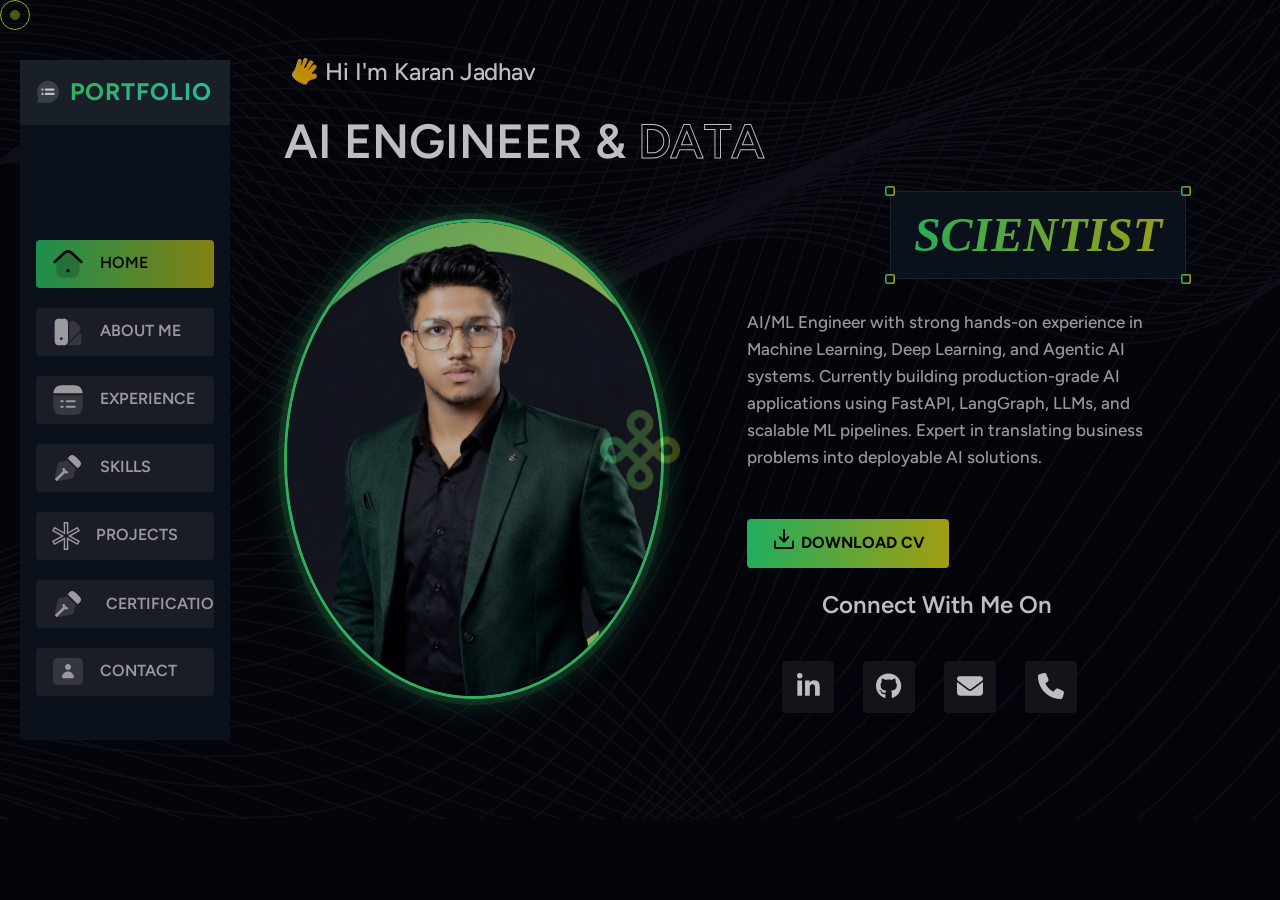
<file: home.html>
<!DOCTYPE html>
<html lang="en">

<head>
  <meta charset="UTF-8">
  <meta name="viewport" content="width=device-width, initial-scale=1.0">
  <title>Karan Jadhav - AI Engineer & Data Scientist Portfolio</title>

  <!--=====FAB ICON=======-->
  <link rel="shortcut icon" href="assets\img\logo\logo1.jpeg" type="image/x-icon">

  <!--===== CSS LINK =======-->
  <link rel="stylesheet" href="assets/css/plugins/bootstrap.min.css">
  <link rel="stylesheet" href="assets/css/plugins/aos.css">
  <link rel="stylesheet" href="assets/css/plugins/fontawesome.css">
  <link rel="stylesheet" href="assets/css/plugins/magnific-popup.css">
  <link rel="stylesheet" href="assets/css/plugins/mobile.css">
  <link rel="stylesheet" href="assets/css/plugins/owlcarousel.min.css">
  <link rel="stylesheet" href="assets/css/plugins/sidebar.css">
  <link rel="stylesheet" href="assets/css/plugins/slick-slider.css">
  <link rel="stylesheet" href="assets/css/plugins/nice-select.css">
  <link rel="stylesheet" href="assets/css/main.css">

  <!-- Custom animated gradient styles -->
  <link rel="stylesheet" href="style.css">

  <!--=====  JS SCRIPT LINK =======-->
  <script src="assets/js/plugins/jquery-3-6-0.min.js"></script>
  <script src="assets/js/plugins/waypoints.js"></script>
</head>

<body class="homepage1-body">
  <!--===== PRELOADER STARTS =======-->
  <div class="overlay flex cac vac preloader-parent">
    <div>
      <div class="loader preloader flex vac">
        <svg width="200" height="200">
          <circle class="background" cx="90" cy="90" r="80" transform="rotate(-90, 100, 90)" />
          <circle class="outer" cx="90" cy="90" r="80" transform="rotate(-90, 100, 90)" />
        </svg>
        <span class="circle-background">
        </span>
        <span class="logo animated keyframe5 fade-in">
          <img src="assets\img\logo\logo1.jpeg" alt="">
        </span>
      </div>
    </div>
  </div>
  <!--===== PRELOADER ENDS =======-->

  <!--===== PROGRESS STARTS=======-->
  <div class="paginacontainer">
    <div class="progress-wrap">
      <svg class="progress-circle svg-content" width="100%" height="100%" viewBox="-1 -1 102 102">
        <path d="M50,1 a49,49 0 0,1 0,98 a49,49 0 0,1 0,-98" />
      </svg>
    </div>
  </div>
  <!--===== PROGRESS ENDS=======-->

  <div class="cursor"></div>
  <!--===== MOBILE HEADER STARTS =======-->
  <div class="mobile-header mobile-haeder1 d-block d-lg-none">
    <div class="container-fluid">
      <div class="col-12">
        <div class="mobile-header-elements">
          <div class="mobile-logo">
            <a href="home.html"><img src="assets/img/logo/logo2.png" alt=""></a>
          </div>
          <div class="mobile-nav-icon dots-menu">
            <i class="fa-solid fa-bars"></i>
          </div>
        </div>
      </div>
    </div>
  </div>

  <div class="mobile-sidebar mobile-sidebar1">
    <div class="logosicon-area">
      <div class="logos">
        <img src="assets/img/logo/logo2.png" alt="">
      </div>
      <div class="menu-close">
        <i class="fa-solid fa-xmark"></i>
      </div>
    </div>
    <div class="mobile-nav mobile-nav1">
      <ul class="mobile-nav-list nav-list1">
        <li><a href="home.html">Home</a></li>
        <li><a href="about.html">About</a></li>
        <li><a href="experience.html">Experience</a></li>
        <li><a href="skills.html">Skills</a></li>
        <li><a href="projects.html">Portfolio</a></li>
        <li><a href="certification.html">Certification</a></li>
        <li><a href="contact.html">Contact</a></li>

      </ul>
      <div class="allmobilesection">
        <div class="btn-area">
          <a href="home.html" class="download-btn">Get Started</a>
        </div>
        <div class="single-footer">
          <h3>Contact Info</h3>
          <div class="footer4-contact-info">
            <div class="contact-info-single">
              <div class="contact-info-icon">
                <i class="fa-solid fa-phone-volume"></i>
              </div>
              <div class="contact-info-text">
                <a href="tel:+918262973414">+91 8262973414</a>
              </div>
            </div>
            <div class="contact-info-single">
              <div class="contact-info-icon">
                <i class="fa-solid fa-envelope"></i>
              </div>
              <div class="contact-info-text">
                <a href="mailto:karanjadhav1771@gmail.com">karanjadhav1771@gmail.com</a>
              </div>
            </div>
            <div class="space20"></div>
            <div class="single-footer">
              <h3>Our Location</h3>
              <div class="contact-info-single">
                <div class="contact-info-icon">
                  <i class="fa-solid fa-location-dot"></i>
                </div>
                <div class="contact-info-text">
                  <a href="#">Aurangabad, Maharashtra,<br> India</a>
                </div>
              </div>
            </div>
            <div class="space20"></div>
            <div class="single-footer">
              <h3>Social Links</h3>
              <div class="social-links-mobile-menu">
                <ul>
                  <li><a href="https://www.linkedin.com/in/karan-jadhav-251a49325" target="_blank" rel="noopener"><i
                        class="fa-brands fa-linkedin-in"></i></a></li>
                  <li><a href="https://github.com/Karan-Jadhav-11" target="_blank" rel="noopener"><i
                        class="fa-brands fa-github"></i></a></li>
                  <li><a href="mailto:karanjadhav1771@gmail.com"><i class="fa-solid fa-envelope"></i></a></li>
                  <li><a href="tel:+918262973414"><i class="fa-solid fa-phone"></i></a></li>
                </ul>
              </div>
            </div>
          </div>
        </div>
      </div>
    </div>
  </div>
  <!--===== MOBILE HEADER STARTS =======-->

  <!--===== HEADER STARTS =======-->
  <div class="header-section-area"
    style="background-image: url(assets/img/bg/pagebg1.png); background-position: center; background-size: cover; background-repeat: no-repeat; background-attachment: fixed;">
    <div class="container">
      <div class="row">
        <div class="col-lg-2">
          <div class="sidebar-main">
            <div class="sidebar-area" style="padding: 0 15px;">
              <div class="logo">
                <a href="#" style="text-decoration: none; display: flex; align-items: center; gap: 10px;">
                  <img src="assets/img/icons/portfolio.svg" alt="" style="width: 24px; height: 24px;">
                  <h2
                    style="font-weight: 700; font-size: 24px; margin: 0; letter-spacing: 1px; background: linear-gradient(135deg, #43e97b 0%, #38f9d7 100%); -webkit-background-clip: text; background-clip: text; -webkit-text-fill-color: transparent;">
                    PORTFOLIO</h2>
                </a>
              </div>
              <div id="list-example" class="list-group" style="margin-top: 95px;">
                <a class="list-group-item list-group-item-action active" href="home.html" data-aos="fade-up"
                  data-aos-duration="700">
                  <img src="assets/img/icons/home.svg" alt="">
                  Home
                </a>
                <a class="list-group-item list-group-item-action" href="about.html" data-aos="fade-up"
                  data-aos-duration="800">
                  <img src="assets/img/icons/about.svg" alt="">
                  About ME
                </a>
                <a class="list-group-item list-group-item-action" href="experience.html" data-aos="fade-up"
                  data-aos-duration="900">
                  <img src="assets/img/icons/service.svg" alt="">
                  Experience
                </a>
                <a class="list-group-item list-group-item-action" href="skills.html" data-aos="fade-up"
                  data-aos-duration="1000">
                  <img src="assets/img/icons/skills.svg" alt="">
                  Skills
                </a>
                <a class="list-group-item list-group-item-action" href="projects.html" data-aos="fade-up"
                  data-aos-duration="1100">
                  <img src="assets/img/icons/star.svg" alt="" style="width: 28px; height: 32px;">
                  Projects
                </a>
                <a class="list-group-item list-group-item-action" href="certification.html" data-aos="fade-up"
                  data-aos-duration="1150" style="display: flex; align-items: center; gap: 10px; white-space: nowrap;">
                  <img src="assets/img/icons/skills.svg" alt="">
                  Certifications
                </a>
                <a class="list-group-item list-group-item-action" href="contact.html" data-aos="fade-up"
                  data-aos-duration="1200" style="margin-bottom: 20px;">
                  <img src="assets/img/icons/contact.svg" alt="">
                  Contact
                </a>
              </div>
            </div>
          </div>
        </div>
        <div class="col-lg-10">
          <div class="all-section-area">
            <div class="container">
              <div class="row">
                <div class="col-lg-12">
                  <div data-bs-spy="scroll" data-bs-target="#list-example" data-bs-smooth-scroll="true"
                    class="scrollspy-example" tabindex="0">
                    <div id="home">
                      <div class="header-textarea">
                        <div class="pbmit-heading-subheading">
                          <h4 class="text-anime-style-3"><img src="assets/img/icons/hand1.svg" alt="">Hi I'm Karan
                            Jadhav</h4>
                          <h1 class="text-anime-style-3">AI Engineer & <span class="designer">Data</span></h1>
                          <span class="marketer">Scientist
                            <img src="assets/img/elements/elements1.png" alt="" class="elements1" data-aos="fade-left"
                              data-aos-duration="800">
                            <img src="assets/img/elements/elements1.png" alt="" class="elements2" data-aos="fade-right"
                              data-aos-duration="1000">
                            <img src="assets/img/elements/elements1.png" alt="" class="elements3" data-aos="fade-left"
                              data-aos-duration="1100">
                            <img src="assets/img/elements/elements1.png" alt="" class="elements4" data-aos="fade-right"
                              data-aos-duration="1200">
                          </span>
                        </div>
                        <div class="row">
                          <div class="col-lg-6">
                            <div class="pbmit-animation-style3">
                              <div class="progress-one_leftbox">
                                <img src="assets/img/elements/elements3.png" alt="" class="elements3 d-lg-block d-none">
                                <img src="assets/img/bg/side-bg1.png" alt="" class="side-bg1">
                                <img src="assets/img/bg/side-bg2.png" alt="" class="side-bg2">
                                <img src="assets/img/all-images/hero-portrait.png" alt="" class="side-bg3">
                              </div>
                            </div>
                          </div>
                          <div class="col-lg-6">
                            <div class="header-pera-area">
                              <p data-aos="fade-up" data-aos-duration="900">AI/ML Engineer with strong hands-on
                                experience in Machine Learning, Deep Learning, and Agentic AI systems. Currently
                                building production-grade AI applications using FastAPI, LangGraph, LLMs, and scalable
                                ML pipelines. Expert in translating business problems into deployable AI solutions.</p>
                              <div class="btn-area" data-aos="fade-up" data-aos-duration="1200">
                                <a href="assets/img/cv/Karan_Jadhav_AI_Engineer_2025.pdf" download="Karan_Jadhav_AI_Engineer_2025.pdf" class="download-btn"><img
                                    src="assets/img/icons/download.svg" alt="">Download CV</a>
                                <!-- <a href="https://www.youtube.com/watch?v=Y8XpQpW5OVY" class="play-btn popup-youtube">
                                  <img src="assets/img/elements/elements2.png" alt="" class="elements4"><span><i
                                      class="fa-solid fa-play"></i>></span>Play Video</a> -->
                              </div>
                              <div class="socila-links-area">
                                <h5>Connect With Me On</h5>
                                <ul>
                                  <li><a href="https://www.linkedin.com/in/karan-jadhav-251a49325" target="_blank"
                                      rel="noopener"><i class="fa-brands fa-linkedin-in"></i></a></li>
                                  <li><a href="https://github.com/Karan-Jadhav-11" target="_blank" rel="noopener"><i
                                        class="fa-brands fa-github"></i></a></li>
                                  <li><a href="mailto:karanjadhav1771@gmail.com"><i
                                        class="fa-solid fa-envelope"></i></a>
                                  </li>
                                  <li><a href="tel:+918262973414"><i class="fa-solid fa-phone"></i></a></li>
                                </ul>
                              </div>
                            </div>
                          </div>
                        </div>
                      </div>
                    </div>
                  </div>
                  <!--===== SIDEBAR STARTS=======-->
                  <div class="custom-model-main">
                    <div class="custom-model-inner">
                      <div class="close-btn">Ã—</div>
                      <div class="custom-model-wrap">
                        <div class="pop-up-content-wrap">
                          <div class="row">
                            <div class="col-lg-12">
                              <div class="opend-section">
                                <div class="row">
                                  <div class="col-lg-7">
                                    <div class="boxes-area">
                                      <div class="img1">
                                        <img src="assets/img/all-images/blog-img1.png" alt="">
                                      </div>
                                      <div class="content">
                                        <div class="tags-area">
                                          <a href="#"><img src="assets/img/icons/calender.svg" alt="">23 April 2024</a>
                                          <a href="#"><img src="assets/img/icons/user.svg" alt="">Karan Jadhav</a>
                                        </div>
                                        <a href="#">Building Production-Ready AI: Mastering Agentic Systems and Scalable
                                          Pipelines</a>
                                        <p>In the evolving field of AI, productionizing large language models requires
                                          more than just a prompt. It involves building robust agentic frameworks using
                                          tools like LangGraph and FastAPI to handle complex, multi-step workflows with
                                          high reliability.</p>
                                        <p class="pera">By leveraging multi-agent architectures, we can automate
                                          intricate business processes, from automated data extraction to autonomous
                                          research systems, ensuring scalable and deployable AI solutions.
                                        </p>
                                        <div class="social-area">
                                          <div class="email">
                                            <a href="#">#AI #AgenticAI #LangGraph</a>
                                          </div>
                                          <div class="icons">
                                            <h5>share:</h5>
                                            <ul>
                                              <li><a href="#"><i class="fa-brands fa-facebook-f"></i></a></li>
                                              <li><a href="#"><i class="fa-brands fa-google-plus-g"></i></a></li>
                                              <li><a href="#"><i class="fa-brands fa-linkedin-in"></i></a></li>
                                              <li><a href="#"><i class="fa-brands fa-youtube"></i></a></li>
                                            </ul>
                                          </div>
                                        </div>
                                      </div>
                                    </div>
                                  </div>

                                  <div class="col-lg-5">
                                    <div class="contact-from-area" data-aos="flip-right" data-aos-duration="1000">
                                      <h3>Leave A Message</h3>
                                      <form action="https://api.web3forms.com/submit" method="POST">
                                        <input type="hidden" name="access_key"
                                          value="0cdd32fff-eda2-4da3-be43-37d47fbb396b">

                                        <div class="input">
                                          <input type="text" placeholder="Full Name">
                                        </div>
                                        <div class="input">
                                          <input type="number" placeholder="Phone Number" required>
                                        </div>
                                        <div class="input">
                                          <input type="email" placeholder="Email Address" required>
                                        </div>
                                        <div class="input">
                                          <select name="country" id="country" class="country-area nice-select6">
                                            <option value="1" data-display="Service Type">Service Type</option>
                                            <option value="">AI Consulting</option>
                                            <option value="">LLM Integration</option>
                                            <option value="">Computer Vision</option>
                                            <option value="">Data Analytics</option>
                                            <option value="">MLOps Pipeline</option>
                                          </select>
                                        </div>
                                        <div class="input">
                                          <textarea placeholder="Message" required></textarea>
                                        </div>
                                        <div class="btn-area text-end" data-aos="fade-up" data-aos-duration="1200">
                                          <button type="submit" class="download-btn">submit now</button>
                                        </div>
                                      </form>
                                    </div>
                                  </div>
                                </div>
                              </div>
                            </div>
                          </div>
                        </div>
                      </div>
                    </div>
                    <div class="bg-overlay"></div>
                  </div>
                  <!--===== SIDEBAR ENDS STARTS=======-->
                </div>
              </div>
            </div>
          </div>
        </div>
      </div>
    </div>
  </div>
  <!--===== HEADER ENDS=======-->

  <!--===== JS SCRIPT LINK =======-->
  <script src="assets/js/plugins/bootstrap.min.js"></script>
  <script src="assets/js/plugins/fontawesome.js"></script>
  <script src="assets/js/plugins/aos.js"></script>
  <script src="assets/js/plugins/counter.js"></script>
  <script src="assets/js/plugins/gsap.min.js"></script>
  <script src="assets/js/plugins/ScrollTrigger.min.js"></script>
  <script src="assets/js/plugins/Splitetext.js"></script>
  <script src="assets/js/plugins/sidebar.js"></script>
  <script src="assets/js/plugins/magnific-popup.js"></script>
  <script src="assets/js/plugins/mobilemenu.js"></script>
  <script src="assets/js/plugins/owlcarousel.min.js"></script>
  <script src="assets/js/plugins/nice-select.js"></script>
  <script src="assets/js/main.js"></script>
</body>

</html>
</file>
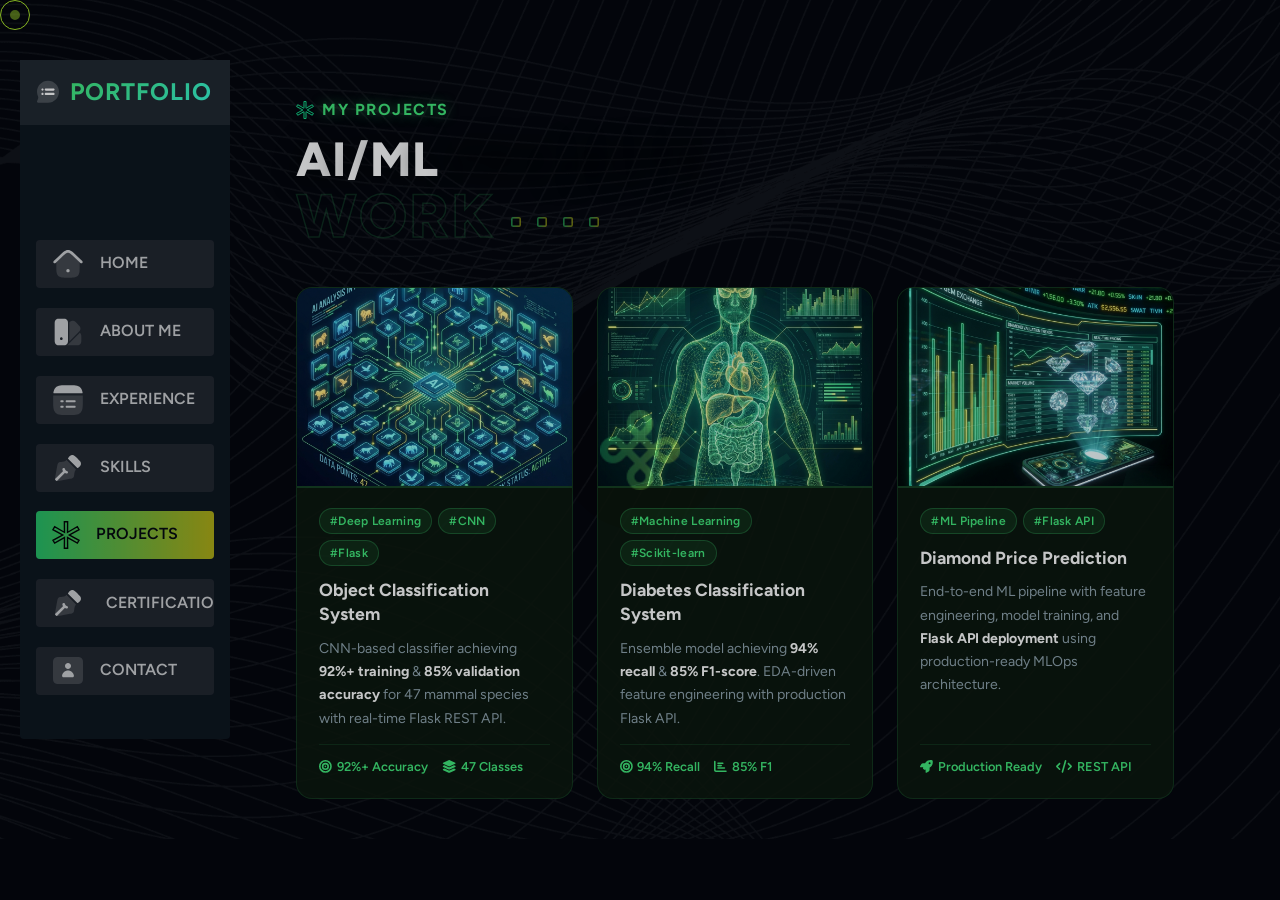
<file: projects.html>
﻿<!DOCTYPE html>
<html lang="en">

<head>
  <meta charset="UTF-8">
  <meta name="viewport" content="width=device-width, initial-scale=1.0">
  <title>Karan Jadhav - AI Engineer & Data Scientist Portfolio</title>

  <!--=====FAB ICON=======-->
  <link rel="shortcut icon" href="assets\img\logo\logo1.jpeg" type="image/x-icon">

  <!--===== CSS LINK =======-->
  <link rel="stylesheet" href="assets/css/plugins/bootstrap.min.css">
  <link rel="stylesheet" href="assets/css/plugins/aos.css">
  <link rel="stylesheet" href="assets/css/plugins/fontawesome.css">
  <link rel="stylesheet" href="assets/css/plugins/magnific-popup.css">
  <link rel="stylesheet" href="assets/css/plugins/mobile.css">
  <link rel="stylesheet" href="assets/css/plugins/owlcarousel.min.css">
  <link rel="stylesheet" href="assets/css/plugins/sidebar.css">
  <link rel="stylesheet" href="assets/css/plugins/slick-slider.css">
  <link rel="stylesheet" href="assets/css/plugins/nice-select.css">
  <link rel="stylesheet" href="assets/css/main.css">

  <!-- Custom animated gradient styles -->
  <link rel="stylesheet" href="style.css">

  <!--=====  JS SCRIPT LINK =======-->
  <script src="assets/js/plugins/jquery-3-6-0.min.js"></script>
  <script src="assets/js/plugins/waypoints.js"></script>
</head>

<body class="homepage1-body">
  <!--===== PRELOADER STARTS =======-->
  <div class="overlay flex cac vac preloader-parent">
    <div>
      <div class="loader preloader flex vac">
        <svg width="200" height="200">
          <circle class="background" cx="90" cy="90" r="80" transform="rotate(-90, 100, 90)" />
          <circle class="outer" cx="90" cy="90" r="80" transform="rotate(-90, 100, 90)" />
        </svg>
        <span class="circle-background">
        </span>
        <span class="logo animated keyframe5 fade-in">
          <img src="assets\img\logo\logo1.jpeg" alt="">
        </span>
      </div>
    </div>
  </div>
  <!--===== PRELOADER ENDS =======-->

  <!--===== PROGRESS STARTS=======-->
  <div class="paginacontainer">
    <div class="progress-wrap">
      <svg class="progress-circle svg-content" width="100%" height="100%" viewBox="-1 -1 102 102">
        <path d="M50,1 a49,49 0 0,1 0,98 a49,49 0 0,1 0,-98" />
      </svg>
    </div>
  </div>
  <!--===== PROGRESS ENDS=======-->

  <div class="cursor"></div>
  <!--===== MOBILE HEADER STARTS =======-->
  <div class="mobile-header mobile-haeder1 d-block d-lg-none">
    <div class="container-fluid">
      <div class="col-12">
        <div class="mobile-header-elements">
          <div class="mobile-logo">
            <a href="index.html"><img src="assets/img/logo/logo2.png" alt=""></a>
          </div>
          <div class="mobile-nav-icon dots-menu">
            <i class="fa-solid fa-bars"></i>
          </div>
        </div>
      </div>
    </div>
  </div>

  <div class="mobile-sidebar mobile-sidebar1">
    <div class="logosicon-area">
      <div class="logos">
        <img src="assets/img/logo/logo2.png" alt="">
      </div>
      <div class="menu-close">
        <i class="fa-solid fa-xmark"></i>
      </div>
    </div>
    <div class="mobile-nav mobile-nav1">
      <ul class="mobile-nav-list nav-list1">
        <li><a href="index.html">Home</a></li>
        <li><a href="about.html">About</a></li>
        <li><a href="experience.html">Experience</a></li>
        <li><a href="skills.html">Skills</a></li>
        <li><a href="projects.html">Portfolio</a></li>
        <li><a href="certification.html">Certification</a></li>
        <li><a href="contact.html">Contact</a></li>

      </ul>
      <div class="allmobilesection">
        <div class="btn-area">
          <a href="index.html" class="download-btn">Get Started</a>
        </div>
        <div class="single-footer">
          <h3>Contact Info</h3>
          <div class="footer4-contact-info">
            <div class="contact-info-single">
              <div class="contact-info-icon">
                <i class="fa-solid fa-phone-volume"></i>
              </div>
              <div class="contact-info-text">
                <a href="tel:+918262973414">+91 8262973414</a>
              </div>
            </div>
            <div class="contact-info-single">
              <div class="contact-info-icon">
                <i class="fa-solid fa-envelope"></i>
              </div>
              <div class="contact-info-text">
                <a href="mailto:karanjadhav1771@gmail.com">karanjadhav1771@gmail.com</a>
              </div>
            </div>
            <div class="space20"></div>
            <div class="single-footer">
              <h3>Our Location</h3>
              <div class="contact-info-single">
                <div class="contact-info-icon">
                  <i class="fa-solid fa-location-dot"></i>
                </div>
                <div class="contact-info-text">
                  <a href="#">Aurangabad, Maharashtra,<br> India</a>
                </div>
              </div>
            </div>
            <div class="space20"></div>
            <div class="single-footer">
              <h3>Social Links</h3>
              <div class="social-links-mobile-menu">
                <ul>
                  <li><a href="https://www.linkedin.com/in/karan-jadhav-251a49325" target="_blank" rel="noopener"><i
                        class="fa-brands fa-linkedin-in"></i></a></li>
                  <li><a href="https://github.com/Karan-Jadhav-11" target="_blank" rel="noopener"><i
                        class="fa-brands fa-github"></i></a></li>
                  <li><a href="mailto:karanjadhav1771@gmail.com"><i class="fa-solid fa-envelope"></i></a></li>
                  <li><a href="tel:+918262973414"><i class="fa-solid fa-phone"></i></a></li>
                </ul>
              </div>
            </div>
          </div>
        </div>
      </div>
    </div>
  </div>
  <!--===== MOBILE HEADER STARTS =======-->

  <!--===== HEADER STARTS =======-->
  <div class="header-section-area"
    style="background-image: url(assets/img/bg/pagebg1.png); background-position: center; background-size: cover; background-repeat: no-repeat; background-attachment: fixed;">
    <div class="container">
      <div class="row">
        <div class="col-lg-2">
          <div class="sidebar-main">
            <div class="sidebar-area" style="padding: 0 15px;">
              <div class="logo">
                <a href="#" style="text-decoration: none; display: flex; align-items: center; gap: 10px;">
                  <img src="assets/img/icons/portfolio.svg" alt="" style="width: 24px; height: 24px;">
                  <h2
                    style="font-weight: 700; font-size: 24px; margin: 0; letter-spacing: 1px; background: linear-gradient(135deg, #43e97b 0%, #38f9d7 100%); -webkit-background-clip: text; background-clip: text; -webkit-text-fill-color: transparent;">
                    PORTFOLIO</h2>
                </a>
              </div>
              <div id="list-example" class="list-group" style="margin-top: 95px;">
                <a class="list-group-item list-group-item-action" href="index.html" data-aos="fade-up"
                  data-aos-duration="700">
                  <img src="assets/img/icons/home.svg" alt="">
                  Home
                </a>
                <a class="list-group-item list-group-item-action" href="about.html" data-aos="fade-up"
                  data-aos-duration="800">
                  <img src="assets/img/icons/about.svg" alt="">
                  About ME
                </a>
                <a class="list-group-item list-group-item-action" href="experience.html" data-aos="fade-up"
                  data-aos-duration="900">
                  <img src="assets/img/icons/service.svg" alt="">
                  Experience
                </a>
                <a class="list-group-item list-group-item-action" href="skills.html" data-aos="fade-up"
                  data-aos-duration="1000">
                  <img src="assets/img/icons/skills.svg" alt="">
                  Skills
                </a>
                <a class="list-group-item list-group-item-action active" href="projects.html" data-aos="fade-up"
                  data-aos-duration="1100">
                  <img src="assets/img/icons/star.svg" alt="" style="width: 28px; height: 32px;">
                  Projects
                </a>
                <a class="list-group-item list-group-item-action" href="certification.html" data-aos="fade-up"
                  data-aos-duration="1150" style="display: flex; align-items: center; gap: 10px; white-space: nowrap;">
                  <img src="assets/img/icons/skills.svg" alt="">
                  Certifications
                </a>
                <a class="list-group-item list-group-item-action" href="contact.html" data-aos="fade-up"
                  data-aos-duration="1200" style="margin-bottom: 20px;">
                  <img src="assets/img/icons/contact.svg" alt="">
                  Contact
                </a>
              </div>
            </div>
          </div>
        </div>
        <div class="col-lg-10">
          <div class="all-section-area">
            <div class="container">
              <div class="row">
                <div class="col-lg-12">
                   <div data-bs-spy="scroll" data-bs-target="#list-example" data-bs-smooth-scroll="true"
                     class="scrollspy-example" tabindex="0">
                     <div id="portfolio">
                       <div class="portfolio-section-area" style="padding: 60px 0;">
                         <div class="container">
                           <div class="row">
                             <div class="col-lg-12">
                               <div class="pbmit-heading-subheading" style="margin-bottom: 40px;">
                                 <h4><img src="assets/img/icons/star.svg" alt="">My Projects</h4>
                                 <h2 class="text-anime-style-3">AI/ML <span class="designer">Projects</span></h2>
                                 <span class="marketer">Work
                                   <img src="assets/img/elements/elements1.png" alt="" class="elements1" data-aos="fade-left" data-aos-duration="800">
                                   <img src="assets/img/elements/elements1.png" alt="" class="elements2" data-aos="fade-right" data-aos-duration="1000">
                                   <img src="assets/img/elements/elements1.png" alt="" class="elements3" data-aos="fade-left" data-aos-duration="1100">
                                   <img src="assets/img/elements/elements1.png" alt="" class="elements4" data-aos="fade-right" data-aos-duration="1200">
                                 </span>
                               </div>
                             </div>
                           </div>

                           <!-- Project Cards Row -->
                           <div class="row g-4">

                             <!-- Project 1: Object Classification -->
                             <div class="col-lg-4 col-md-6" data-aos="fade-up" data-aos-duration="700">
                               <div class="proj-card">
                                 <div class="proj-img-wrap">
                                   <img src="assets/img/all-images/project-object-classification-v2.png" alt="Object Classification">
                                   <div class="proj-img-overlay">
                                     <a href="https://github.com/Karan-Jadhav-11/Mammals_Image_Classification_Using_Deep_Learning" target="_blank" class="proj-view-btn"><i class="fa-brands fa-github"></i> View on GitHub</a>
                                   </div>
                                 </div>
                                 <div class="proj-body">
                                   <div class="proj-tags">
                                     <span class="proj-tag">#Deep Learning</span>
                                     <span class="proj-tag">#CNN</span>
                                     <span class="proj-tag">#Flask</span>
                                   </div>
                                   <h3 class="proj-title">Object Classification System</h3>
                                   <p class="proj-desc">CNN-based classifier achieving <strong>92%+ training</strong> &amp; <strong>85% validation accuracy</strong> for 47 mammal species with real-time Flask REST API.</p>
                                   <div class="proj-metrics">
                                     <span><i class="fa-solid fa-bullseye"></i> 92%+ Accuracy</span>
                                     <span><i class="fa-solid fa-layer-group"></i> 47 Classes</span>
                                   </div>
                                 </div>
                               </div>
                             </div>

                             <!-- Project 2: Diabetes Classification -->
                             <div class="col-lg-4 col-md-6" data-aos="fade-up" data-aos-duration="900">
                               <div class="proj-card">
                                 <div class="proj-img-wrap">
                                   <img src="assets/img/all-images/project-diabetes-prediction-v2.png" alt="Diabetes Classification">
                                   <div class="proj-img-overlay">
                                     <a href="https://github.com/Karan-Jadhav-11/Diabetes-Patient-Classification" target="_blank" class="proj-view-btn"><i class="fa-brands fa-github"></i> View on GitHub</a>
                                   </div>
                                 </div>
                                 <div class="proj-body">
                                   <div class="proj-tags">
                                     <span class="proj-tag">#Machine Learning</span>
                                     <span class="proj-tag">#Scikit-learn</span>
                                   </div>
                                   <h3 class="proj-title">Diabetes Classification System</h3>
                                   <p class="proj-desc">Ensemble model achieving <strong>94% recall</strong> &amp; <strong>85% F1-score</strong>. EDA-driven feature engineering with production Flask API.</p>
                                   <div class="proj-metrics">
                                     <span><i class="fa-solid fa-bullseye"></i> 94% Recall</span>
                                     <span><i class="fa-solid fa-chart-bar"></i> 85% F1</span>
                                   </div>
                                 </div>
                               </div>
                             </div>

                             <!-- Project 3: Diamond Price Prediction -->
                             <div class="col-lg-4 col-md-6" data-aos="fade-up" data-aos-duration="1100">
                               <div class="proj-card">
                                 <div class="proj-img-wrap">
                                   <img src="assets/img/all-images/project-diamond-price-v2.png" alt="Diamond Price Prediction">
                                   <div class="proj-img-overlay">
                                     <a href="https://github.com/Karan-Jadhav-11/DaimondPricePrediction" target="_blank" class="proj-view-btn"><i class="fa-brands fa-github"></i> View on GitHub</a>
                                   </div>
                                 </div>
                                 <div class="proj-body">
                                   <div class="proj-tags">
                                     <span class="proj-tag">#ML Pipeline</span>
                                     <span class="proj-tag">#Flask API</span>
                                   </div>
                                   <h3 class="proj-title">Diamond Price Prediction</h3>
                                   <p class="proj-desc">End-to-end ML pipeline with feature engineering, model training, and <strong>Flask API deployment</strong> using production-ready MLOps architecture.</p>
                                   <div class="proj-metrics">
                                     <span><i class="fa-solid fa-rocket"></i> Production Ready</span>
                                     <span><i class="fa-solid fa-code"></i> REST API</span>
                                   </div>
                                 </div>
                               </div>
                             </div>

                           </div>
                         </div>
                       </div>
                     </div>


                  </div>
                  <!--===== SIDEBAR STARTS=======-->
                  <div class="custom-model-main">
                    <div class="custom-model-inner">
                      <div class="close-btn">Ã—</div>
                      <div class="custom-model-wrap">
                        <div class="pop-up-content-wrap">
                          <div class="row">
                            <div class="col-lg-12">
                              <div class="opend-section">
                                <div class="row">
                                  <div class="col-lg-7">
                                    <div class="boxes-area">
                                      <div class="img1">
                                        <img src="assets/img/all-images/blog-img1.png" alt="">
                                      </div>
                                      <div class="content">
                                        <div class="tags-area">
                                          <a href="#"><img src="assets/img/icons/calender.svg" alt="">23 April 2024</a>
                                          <a href="#"><img src="assets/img/icons/user.svg" alt="">Karan Jadhav</a>
                                        </div>
                                        <a href="#">Building Production-Ready AI: Mastering Agentic Systems and Scalable
                                          Pipelines</a>
                                        <p>In the evolving field of AI, productionizing large language models requires
                                          more than just a prompt. It involves building robust agentic frameworks using
                                          tools like LangGraph and FastAPI to handle complex, multi-step workflows with
                                          high reliability.</p>
                                        <p class="pera">By leveraging multi-agent architectures, we can automate
                                          intricate business processes, from automated data extraction to autonomous
                                          research systems, ensuring scalable and deployable AI solutions.
                                        </p>
                                        <div class="social-area">
                                          <div class="email">
                                            <a href="#">#AI #AgenticAI #LangGraph</a>
                                          </div>
                                          <div class="icons">
                                            <h5>share:</h5>
                                            <ul>
                                              <li><a href="#"><i class="fa-brands fa-facebook-f"></i></a></li>
                                              <li><a href="#"><i class="fa-brands fa-google-plus-g"></i></a></li>
                                              <li><a href="#"><i class="fa-brands fa-linkedin-in"></i></a></li>
                                              <li><a href="#"><i class="fa-brands fa-youtube"></i></a></li>
                                            </ul>
                                          </div>
                                        </div>
                                      </div>
                                    </div>
                                  </div>

                                  <div class="col-lg-5">
                                    <div class="contact-from-area" data-aos="flip-right" data-aos-duration="1000">
                                      <h3>Leave A Message</h3>
                                      <form action="https://api.web3forms.com/submit" method="POST">
                                        <input type="hidden" name="access_key"
                                          value="0cdd32fff-eda2-4da3-be43-37d47fbb396b">

                                        <div class="input">
                                          <input type="text" placeholder="Full Name">
                                        </div>
                                        <div class="input">
                                          <input type="number" placeholder="Phone Number" required>
                                        </div>
                                        <div class="input">
                                          <input type="email" placeholder="Email Address" required>
                                        </div>
                                        <div class="input">
                                          <select name="country" id="country" class="country-area nice-select6">
                                            <option value="1" data-display="Service Type">Service Type</option>
                                            <option value="">AI Consulting</option>
                                            <option value="">LLM Integration</option>
                                            <option value="">Computer Vision</option>
                                            <option value="">Data Analytics</option>
                                            <option value="">MLOps Pipeline</option>
                                          </select>
                                        </div>
                                        <div class="input">
                                          <textarea placeholder="Message" required></textarea>
                                        </div>
                                        <div class="btn-area text-end" data-aos="fade-up" data-aos-duration="1200">
                                          <button type="submit" class="download-btn">submit now</button>
                                        </div>
                                      </form>
                                    </div>
                                  </div>
                                </div>
                              </div>
                            </div>
                          </div>
                        </div>
                      </div>
                    </div>
                    <div class="bg-overlay"></div>
                  </div>
                  <!--===== SIDEBAR ENDS STARTS=======-->
                </div>
              </div>
            </div>
          </div>
        </div>
      </div>
    </div>
  </div>
  <!--===== HEADER ENDS=======-->

  <!--===== JS SCRIPT LINK =======-->
  <script src="assets/js/plugins/bootstrap.min.js"></script>
  <script src="assets/js/plugins/fontawesome.js"></script>
  <script src="assets/js/plugins/aos.js"></script>
  <script src="assets/js/plugins/counter.js"></script>
  <script src="assets/js/plugins/gsap.min.js"></script>
  <script src="assets/js/plugins/ScrollTrigger.min.js"></script>
  <script src="assets/js/plugins/Splitetext.js"></script>
  <script src="assets/js/plugins/sidebar.js"></script>
  <script src="assets/js/plugins/magnific-popup.js"></script>
  <script src="assets/js/plugins/mobilemenu.js"></script>
  <script src="assets/js/plugins/owlcarousel.min.js"></script>
  <script src="assets/js/plugins/nice-select.js"></script>
  <script src="assets/js/main.js"></script>
</body>

</html>
</file>
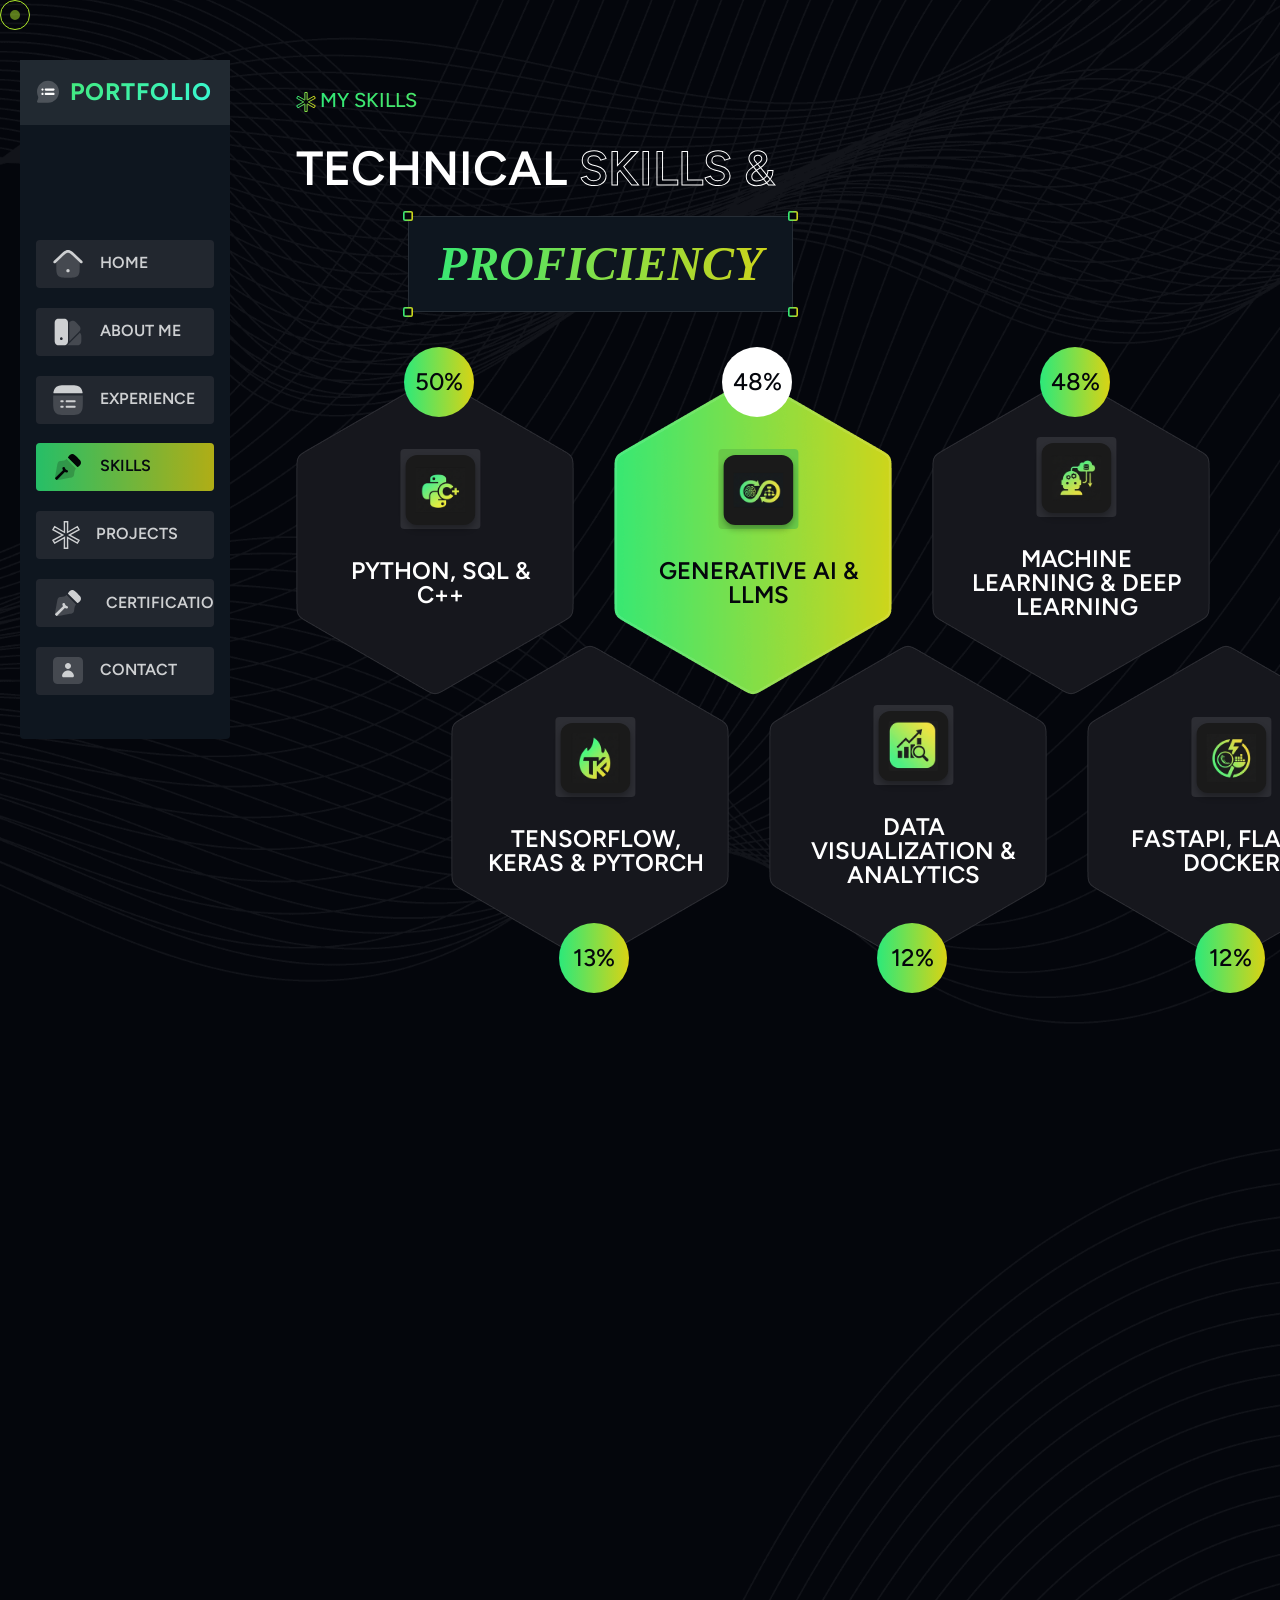
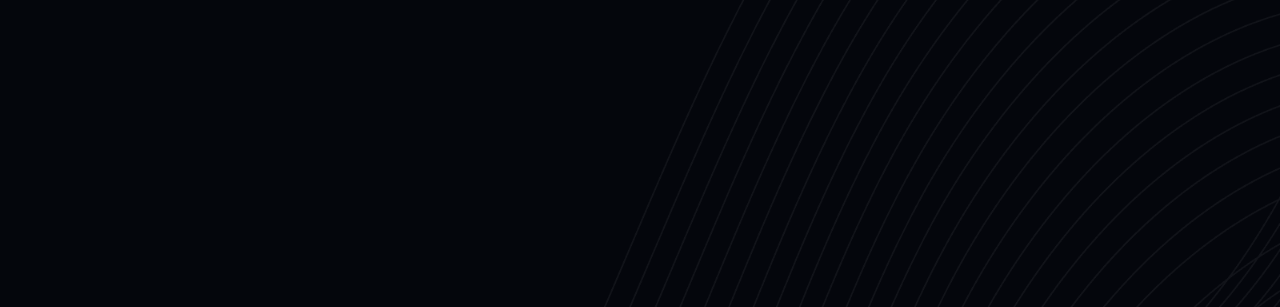
<file: skills.html>
<!DOCTYPE html>
<html lang="en">

<head>
  <meta charset="UTF-8">
  <meta name="viewport" content="width=device-width, initial-scale=1.0">
  <title>Karan Jadhav - AI Engineer & Data Scientist Portfolio</title>

  <!--=====FAB ICON=======-->
  <link rel="shortcut icon" href="assets\img\logo\logo1.jpeg" type="image/x-icon">

  <!--===== CSS LINK =======-->
  <link rel="stylesheet" href="assets/css/plugins/bootstrap.min.css">
  <link rel="stylesheet" href="assets/css/plugins/aos.css">
  <link rel="stylesheet" href="assets/css/plugins/fontawesome.css">
  <link rel="stylesheet" href="assets/css/plugins/magnific-popup.css">
  <link rel="stylesheet" href="assets/css/plugins/mobile.css">
  <link rel="stylesheet" href="assets/css/plugins/owlcarousel.min.css">
  <link rel="stylesheet" href="assets/css/plugins/sidebar.css">
  <link rel="stylesheet" href="assets/css/plugins/slick-slider.css">
  <link rel="stylesheet" href="assets/css/plugins/nice-select.css">
  <link rel="stylesheet" href="assets/css/main.css">

  <!-- Custom animated gradient styles -->
  <link rel="stylesheet" href="style.css">

  <!--=====  JS SCRIPT LINK =======-->
  <script src="assets/js/plugins/jquery-3-6-0.min.js"></script>
  <script src="assets/js/plugins/waypoints.js"></script>
</head>

<body class="homepage1-body">
  <!--===== PRELOADER STARTS =======-->
  <div class="overlay flex cac vac preloader-parent">
    <div>
      <div class="loader preloader flex vac">
        <svg width="200" height="200">
          <circle class="background" cx="90" cy="90" r="80" transform="rotate(-90, 100, 90)" />
          <circle class="outer" cx="90" cy="90" r="80" transform="rotate(-90, 100, 90)" />
        </svg>
        <span class="circle-background">
        </span>
        <span class="logo animated keyframe5 fade-in">
          <img src="assets\img\logo\logo1.jpeg" alt="">
        </span>
      </div>
    </div>
  </div>
  <!--===== PRELOADER ENDS =======-->

  <!--===== PROGRESS STARTS=======-->
  <div class="paginacontainer">
    <div class="progress-wrap">
      <svg class="progress-circle svg-content" width="100%" height="100%" viewBox="-1 -1 102 102">
        <path d="M50,1 a49,49 0 0,1 0,98 a49,49 0 0,1 0,-98" />
      </svg>
    </div>
  </div>
  <!--===== PROGRESS ENDS=======-->

  <div class="cursor"></div>
  <!--===== MOBILE HEADER STARTS =======-->
  <div class="mobile-header mobile-haeder1 d-block d-lg-none">
    <div class="container-fluid">
      <div class="col-12">
        <div class="mobile-header-elements">
          <div class="mobile-logo">
            <a href="index.html"><img src="assets/img/logo/logo2.png" alt=""></a>
          </div>
          <div class="mobile-nav-icon dots-menu">
            <i class="fa-solid fa-bars"></i>
          </div>
        </div>
      </div>
    </div>
  </div>

  <div class="mobile-sidebar mobile-sidebar1">
    <div class="logosicon-area">
      <div class="logos">
        <img src="assets/img/logo/logo2.png" alt="">
      </div>
      <div class="menu-close">
        <i class="fa-solid fa-xmark"></i>
      </div>
    </div>
    <div class="mobile-nav mobile-nav1">
      <ul class="mobile-nav-list nav-list1">
        <li><a href="index.html">Home</a></li>
        <li><a href="about.html">About</a></li>
        <li><a href="experience.html">Experience</a></li>
        <li><a href="skills.html">Skills</a></li>
        <li><a href="projects.html">Portfolio</a></li>
        <li><a href="certification.html">Certification</a></li>
        <li><a href="contact.html">Contact</a></li>

      </ul>
      <div class="allmobilesection">
        <div class="btn-area">
          <a href="index.html" class="download-btn">Get Started</a>
        </div>
        <div class="single-footer">
          <h3>Contact Info</h3>
          <div class="footer4-contact-info">
            <div class="contact-info-single">
              <div class="contact-info-icon">
                <i class="fa-solid fa-phone-volume"></i>
              </div>
              <div class="contact-info-text">
                <a href="tel:+918262973414">+91 8262973414</a>
              </div>
            </div>
            <div class="contact-info-single">
              <div class="contact-info-icon">
                <i class="fa-solid fa-envelope"></i>
              </div>
              <div class="contact-info-text">
                <a href="mailto:karanjadhav1771@gmail.com">karanjadhav1771@gmail.com</a>
              </div>
            </div>
            <div class="space20"></div>
            <div class="single-footer">
              <h3>Our Location</h3>
              <div class="contact-info-single">
                <div class="contact-info-icon">
                  <i class="fa-solid fa-location-dot"></i>
                </div>
                <div class="contact-info-text">
                  <a href="#">Aurangabad, Maharashtra,<br> India</a>
                </div>
              </div>
            </div>
            <div class="space20"></div>
            <div class="single-footer">
              <h3>Social Links</h3>
              <div class="social-links-mobile-menu">
                <ul>
                  <li><a href="https://www.linkedin.com/in/karan-jadhav-251a49325" target="_blank" rel="noopener"><i
                        class="fa-brands fa-linkedin-in"></i></a></li>
                  <li><a href="https://github.com/Karan-Jadhav-11" target="_blank" rel="noopener"><i
                        class="fa-brands fa-github"></i></a></li>
                  <li><a href="mailto:karanjadhav1771@gmail.com"><i class="fa-solid fa-envelope"></i></a></li>
                  <li><a href="tel:+918262973414"><i class="fa-solid fa-phone"></i></a></li>
                </ul>
              </div>
            </div>
          </div>
        </div>
      </div>
    </div>
  </div>
  <!--===== MOBILE HEADER STARTS =======-->

  <!--===== HEADER STARTS =======-->
  <div class="header-section-area"
    style="background-image: url(assets/img/bg/pagebg1.png); background-position: center; background-size: cover; background-repeat: no-repeat; background-attachment: fixed;">
    <div class="container">
      <div class="row">
        <div class="col-lg-2">
          <div class="sidebar-main">
            <div class="sidebar-area" style="padding: 0 15px;">
              <div class="logo">
                <a href="#" style="text-decoration: none; display: flex; align-items: center; gap: 10px;">
                  <img src="assets/img/icons/portfolio.svg" alt="" style="width: 24px; height: 24px;">
                  <h2
                    style="font-weight: 700; font-size: 24px; margin: 0; letter-spacing: 1px; background: linear-gradient(135deg, #43e97b 0%, #38f9d7 100%); -webkit-background-clip: text; background-clip: text; -webkit-text-fill-color: transparent;">
                    PORTFOLIO</h2>
                </a>
              </div>
              <div id="list-example" class="list-group" style="margin-top: 95px;">
                <a class="list-group-item list-group-item-action" href="index.html" data-aos="fade-up"
                  data-aos-duration="700">
                  <img src="assets/img/icons/home.svg" alt="">
                  Home
                </a>
                <a class="list-group-item list-group-item-action" href="about.html" data-aos="fade-up"
                  data-aos-duration="800">
                  <img src="assets/img/icons/about.svg" alt="">
                  About ME
                </a>
                <a class="list-group-item list-group-item-action" href="experience.html" data-aos="fade-up"
                  data-aos-duration="900">
                  <img src="assets/img/icons/service.svg" alt="">
                  Experience
                </a>
                <a class="list-group-item list-group-item-action active" href="skills.html" data-aos="fade-up"
                  data-aos-duration="1000">
                  <img src="assets/img/icons/skills.svg" alt="">
                  Skills
                </a>
                <a class="list-group-item list-group-item-action" href="projects.html" data-aos="fade-up"
                  data-aos-duration="1100">
                  <img src="assets/img/icons/star.svg" alt="" style="width: 28px; height: 32px;">
                  Projects
                </a>
                <a class="list-group-item list-group-item-action" href="certification.html" data-aos="fade-up"
                  data-aos-duration="1150" style="display: flex; align-items: center; gap: 10px; white-space: nowrap;">
                  <img src="assets/img/icons/skills.svg" alt="">
                  Certifications
                </a>
                <a class="list-group-item list-group-item-action" href="contact.html" data-aos="fade-up"
                  data-aos-duration="1200" style="margin-bottom: 20px;">
                  <img src="assets/img/icons/contact.svg" alt="">
                  Contact
                </a>
              </div>
            </div>
          </div>
        </div>
        <div class="col-lg-10">
          <div class="all-section-area">
            <div class="container">
              <div class="row">
                <div class="col-lg-12">
                  <div data-bs-spy="scroll" data-bs-target="#list-example" data-bs-smooth-scroll="true"
                    class="scrollspy-example" tabindex="0">
                    <div id="skills">
                      <div class="skills-section-area">
                        <div class="container">
                          <div class="row">
                            <div class="col-lg-10">
                              <div class="skills-header-area" data-aos="fade-left" data-aos-duration="800">
                                <div class="pbmit-heading-subheading">
                                  <h4> <img src="assets/img/icons/star.svg" alt="">My Skills</h4>
                                  <h2 class="text-anime-style-3">Technical <span class="designer">Skills &</span></h2>
                                  <span class="marketer">Proficiency
                                    <img src="assets/img/elements/elements1.png" alt="" class="elements1"
                                      data-aos="fade-left" data-aos-duration="800">
                                    <img src="assets/img/elements/elements1.png" alt="" class="elements2"
                                      data-aos="fade-right" data-aos-duration="1000">
                                    <img src="assets/img/elements/elements1.png" alt="" class="elements3"
                                      data-aos="fade-left" data-aos-duration="1100">
                                    <img src="assets/img/elements/elements1.png" alt="" class="elements4"
                                      data-aos="fade-right" data-aos-duration="1200">
                                  </span>
                                </div>
                              </div>

                              <div class="all-boxes-area" data-aos="fade-left" data-aos-duration="1200">
                                <div class="skils-auhtor-area">
                                  <div class="skills-all-boxarea box1">
                                    <div class="percent">
                                      <p><span class="counter">95</span>%</p>
                                    </div>
                                    <img src="assets/img/bg/polygon5.png" alt="" class="polygon2">
                                    <img src="assets/img/bg/polygon-bg4.png" alt="" class="polygon4">
                                    <div class="content">
                                      <div class="icons">
                                        <img src="assets/img/icons/python_sql_cpp.png" alt="" class="colored-icon"
                                          style="width: 50px;">
                                      </div>
                                      <p>Python, SQL & C++</p>
                                    </div>
                                  </div>

                                  <div class="skills-all-boxarea box2" data-aos="fade-left" data-aos-duration="1000">
                                    <div class="percent">
                                      <p><span class="counter">90</span>%</p>
                                    </div>
                                    <img src="assets/img/bg/polygon-bg4.png" alt="" class="polygon2">

                                    <div class="content">
                                      <div class="icons">
                                        <img src="assets/img/icons/agentic_ai_langgraph.png" alt="" class="colored-icon"
                                          style="width: 50px;">
                                      </div>
                                      <p>Generative AI & LLMs</p>
                                    </div>
                                  </div>

                                  <div class="skills-all-boxarea box3" data-aos="fade-right" data-aos-duration="800">
                                    <div class="percent">
                                      <p><span class="counter">90</span>%</p>
                                    </div>
                                    <img src="assets/img/bg/polygon5.png" alt="" class="polygon2">
                                    <img src="assets/img/bg/polygon-bg4.png" alt="" class="polygon4">

                                    <div class="content">
                                      <div class="icons">
                                        <img src="assets/img/icons/ml_dl.png" alt="" class="colored-icon"
                                          style="width: 50px;">
                                      </div>
                                      <p>Machine Learning & Deep Learning</p>
                                    </div>
                                  </div>
                                </div>

                                <div class="skils-auhtor-area" data-aos="fade-right" data-aos-duration="1000">
                                  <div class="skills-all-boxarea box4">
                                    <div class="percent">
                                      <p><span class="counter">85</span>%</p>
                                    </div>
                                    <img src="assets/img/bg/polygon5.png" alt="" class="polygon2">
                                    <img src="assets/img/bg/polygon-bg4.png" alt="" class="polygon4">

                                    <div class="content">
                                      <div class="icons">
                                        <img src="assets/img/icons/tf_keras_pytorch.png" alt="" class="colored-icon"
                                          style="width: 50px;">
                                      </div>
                                      <p>TensorFlow, Keras & PyTorch</p>
                                    </div>
                                  </div>

                                  <div class="skills-all-boxarea box5" data-aos="fade-right" data-aos-duration="1200">
                                    <div class="percent">
                                      <p><span class="counter">80</span>%</p>
                                    </div>
                                    <img src="assets/img/bg/polygon5.png" alt="" class="polygon2">
                                    <img src="assets/img/bg/polygon-bg4.png" alt="" class="polygon4">
                                    <div class="content">
                                      <div class="icons">
                                        <img src="assets/img/icons/data_viz.png" alt="" class="colored-icon"
                                          style="width: 50px;">
                                      </div>
                                      <p>Data Visualization & Analytics</p>
                                    </div>
                                  </div>

                                  <div class="skills-all-boxarea box6">
                                    <div class="percent">
                                      <p><span class="counter">75</span>%</p>
                                    </div>
                                    <img src="assets/img/bg/polygon5.png" alt="" class="polygon2">
                                    <img src="assets/img/bg/polygon-bg4.png" alt="" class="polygon4">

                                    <div class="content">
                                      <div class="icons">
                                        <img src="assets/img/icons/fastapi_flask_docker.png" alt="" class="colored-icon"
                                          style="width: 50px;">
                                      </div>
                                      <p>FastAPI, Flask & Docker</p>
                                    </div>
                                  </div>
                                </div>

                                <!-- Third Row of Skills (3 hexagons) -->
                                <div class="skils-auhtor-area" data-aos="fade-left" data-aos-duration="1100">
                                  <div class="skills-all-boxarea box1">
                                    <div class="percent">
                                      <p><span class="counter">90</span>%</p>
                                    </div>
                                    <img src="assets/img/bg/polygon5.png" alt="" class="polygon2">
                                    <img src="assets/img/bg/polygon-bg4.png" alt="" class="polygon4">
                                    <div class="content">
                                      <div class="icons">
                                        <img src="assets/img/icons/langchain_rag.png" alt="" class="colored-icon"
                                          style="width: 50px;">
                                      </div>
                                      <p>LangChain, RAG & VectorDB</p>
                                    </div>
                                  </div>

                                  <div class="skills-all-boxarea box2" data-aos="fade-left" data-aos-duration="1200">
                                    <div class="percent">
                                      <p><span class="counter">85</span>%</p>
                                    </div>
                                    <img src="assets/img/bg/polygon-bg4.png" alt="" class="polygon2">

                                    <div class="content">
                                      <div class="icons">
                                        <img src="assets/img/icons/nlp_stats.png" alt="" class="colored-icon"
                                          style="width: 50px;">
                                      </div>
                                      <p>XGBoost, CatBoost & LambdaMART</p>
                                    </div>
                                  </div>

                                  <div class="skills-all-boxarea box3" data-aos="fade-right" data-aos-duration="1300">
                                    <div class="percent">
                                      <p><span class="counter">80</span>%</p>
                                    </div>
                                    <img src="assets/img/bg/polygon5.png" alt="" class="polygon2">
                                    <img src="assets/img/bg/polygon-bg4.png" alt="" class="polygon4">

                                    <div class="content">
                                      <div class="icons">
                                        <img src="assets/img/icons/powerbi_tableau.png" alt="" class="colored-icon"
                                          style="width: 50px;">
                                      </div>
                                      <p>MLflow, LangSmith & Grafana</p>
                                    </div>
                                  </div>
                                </div>

                                <!-- Fourth Row of Skills (3 hexagons) -->
                                <div class="skils-auhtor-area" data-aos="fade-right" data-aos-duration="1200">
                                  <div class="skills-all-boxarea box4">
                                    <div class="percent">
                                      <p><span class="counter">75</span>%</p>
                                    </div>
                                    <img src="assets/img/bg/polygon5.png" alt="" class="polygon2">
                                    <img src="assets/img/bg/polygon-bg4.png" alt="" class="polygon4">

                                    <div class="content">
                                      <div class="icons">
                                        <img src="assets/img/icons/aws_mongo.png" alt="" class="colored-icon"
                                          style="width: 50px;">
                                      </div>
                                      <p>AWS & MongoDB</p>
                                    </div>
                                  </div>

                                  <div class="skills-all-boxarea box5" data-aos="fade-right" data-aos-duration="1300">
                                    <div class="percent">
                                      <p><span class="counter">80</span>%</p>
                                    </div>
                                    <img src="assets/img/bg/polygon5.png" alt="" class="polygon2">
                                    <img src="assets/img/bg/polygon-bg4.png" alt="" class="polygon4">
                                    <div class="content">
                                      <div class="icons">
                                        <img src="assets/img/icons/mysql_postgres.png" alt="" class="colored-icon"
                                          style="width: 50px;">
                                      </div>
                                      <p>MySQL & PostgreSQL</p>
                                    </div>
                                  </div>

                                  <div class="skills-all-boxarea box6">
                                    <div class="percent">
                                      <p><span class="counter">85</span>%</p>
                                    </div>
                                    <img src="assets/img/bg/polygon5.png" alt="" class="polygon2">
                                    <img src="assets/img/bg/polygon-bg4.png" alt="" class="polygon4">

                                    <div class="content">
                                      <div class="icons">
                                        <img src="assets/img/icons/git_agile.png" alt="" class="colored-icon"
                                          style="width: 50px;">
                                      </div>
                                      <p>Git, Docker & Agile</p>
                                    </div>
                                  </div>
                                </div>

                                <!-- Fifth Row of Skills - MCP / FastMCP -->
                                <div class="skils-auhtor-area" data-aos="fade-left" data-aos-duration="1300">
                                  <div class="skills-all-boxarea box1">
                                    <div class="percent">
                                      <p><span class="counter">85</span>%</p>
                                    </div>
                                    <img src="assets/img/bg/polygon5.png" alt="" class="polygon2">
                                    <img src="assets/img/bg/polygon-bg4.png" alt="" class="polygon4">
                                    <div class="content">
                                      <div class="icons">
                                        <img src="assets/img/icons/agentic_ai_langgraph.png" alt="" class="colored-icon"
                                          style="width: 50px;">
                                      </div>
                                      <p>MCP / FastMCP</p>
                                    </div>
                                  </div>
                                </div>
                              </div>
                            </div>
                          </div>
                        </div>
                      </div>
                    </div>
                  </div>
                  <!--===== SIDEBAR STARTS=======-->
                  <div class="custom-model-main">
                    <div class="custom-model-inner">
                      <div class="close-btn">Ã—</div>
                      <div class="custom-model-wrap">
                        <div class="pop-up-content-wrap">
                          <div class="row">
                            <div class="col-lg-12">
                              <div class="opend-section">
                                <div class="row">
                                  <div class="col-lg-7">
                                    <div class="boxes-area">
                                      <div class="img1">
                                        <img src="assets/img/all-images/blog-img1.png" alt="">
                                      </div>
                                      <div class="content">
                                        <div class="tags-area">
                                          <a href="#"><img src="assets/img/icons/calender.svg" alt="">23 April 2024</a>
                                          <a href="#"><img src="assets/img/icons/user.svg" alt="">Karan Jadhav</a>
                                        </div>
                                        <a href="#">Building Production-Ready AI: Mastering Agentic Systems and Scalable
                                          Pipelines</a>
                                        <p>In the evolving field of AI, productionizing large language models requires
                                          more than just a prompt. It involves building robust agentic frameworks using
                                          tools like LangGraph and FastAPI to handle complex, multi-step workflows with
                                          high reliability.</p>
                                        <p class="pera">By leveraging multi-agent architectures, we can automate
                                          intricate business processes, from automated data extraction to autonomous
                                          research systems, ensuring scalable and deployable AI solutions.
                                        </p>
                                        <div class="social-area">
                                          <div class="email">
                                            <a href="#">#AI #AgenticAI #LangGraph</a>
                                          </div>
                                          <div class="icons">
                                            <h5>share:</h5>
                                            <ul>
                                              <li><a href="#"><i class="fa-brands fa-facebook-f"></i></a></li>
                                              <li><a href="#"><i class="fa-brands fa-google-plus-g"></i></a></li>
                                              <li><a href="#"><i class="fa-brands fa-linkedin-in"></i></a></li>
                                              <li><a href="#"><i class="fa-brands fa-youtube"></i></a></li>
                                            </ul>
                                          </div>
                                        </div>
                                      </div>
                                    </div>
                                  </div>

                                  <div class="col-lg-5">
                                    <div class="contact-from-area" data-aos="flip-right" data-aos-duration="1000">
                                      <h3>Leave A Message</h3>
                                      <form action="https://api.web3forms.com/submit" method="POST">
                                        <input type="hidden" name="access_key"
                                          value="0cdd32fff-eda2-4da3-be43-37d47fbb396b">

                                        <div class="input">
                                          <input type="text" placeholder="Full Name">
                                        </div>
                                        <div class="input">
                                          <input type="number" placeholder="Phone Number" required>
                                        </div>
                                        <div class="input">
                                          <input type="email" placeholder="Email Address" required>
                                        </div>
                                        <div class="input">
                                          <select name="country" id="country" class="country-area nice-select6">
                                            <option value="1" data-display="Service Type">Service Type</option>
                                            <option value="">AI Consulting</option>
                                            <option value="">LLM Integration</option>
                                            <option value="">Computer Vision</option>
                                            <option value="">Data Analytics</option>
                                            <option value="">MLOps Pipeline</option>
                                          </select>
                                        </div>
                                        <div class="input">
                                          <textarea placeholder="Message" required></textarea>
                                        </div>
                                        <div class="btn-area text-end" data-aos="fade-up" data-aos-duration="1200">
                                          <button type="submit" class="download-btn">submit now</button>
                                        </div>
                                      </form>
                                    </div>
                                  </div>
                                </div>
                              </div>
                            </div>
                          </div>
                        </div>
                      </div>
                    </div>
                    <div class="bg-overlay"></div>
                  </div>
                  <!--===== SIDEBAR ENDS STARTS=======-->
                </div>
              </div>
            </div>
          </div>
        </div>
      </div>
    </div>
  </div>
  <!--===== HEADER ENDS=======-->

  <!--===== JS SCRIPT LINK =======-->
  <script src="assets/js/plugins/bootstrap.min.js"></script>
  <script src="assets/js/plugins/fontawesome.js"></script>
  <script src="assets/js/plugins/aos.js"></script>
  <script src="assets/js/plugins/counter.js"></script>
  <script src="assets/js/plugins/gsap.min.js"></script>
  <script src="assets/js/plugins/ScrollTrigger.min.js"></script>
  <script src="assets/js/plugins/Splitetext.js"></script>
  <script src="assets/js/plugins/sidebar.js"></script>
  <script src="assets/js/plugins/magnific-popup.js"></script>
  <script src="assets/js/plugins/mobilemenu.js"></script>
  <script src="assets/js/plugins/owlcarousel.min.js"></script>
  <script src="assets/js/plugins/nice-select.js"></script>
  <script src="assets/js/main.js"></script>
</body>

</html>
</file>
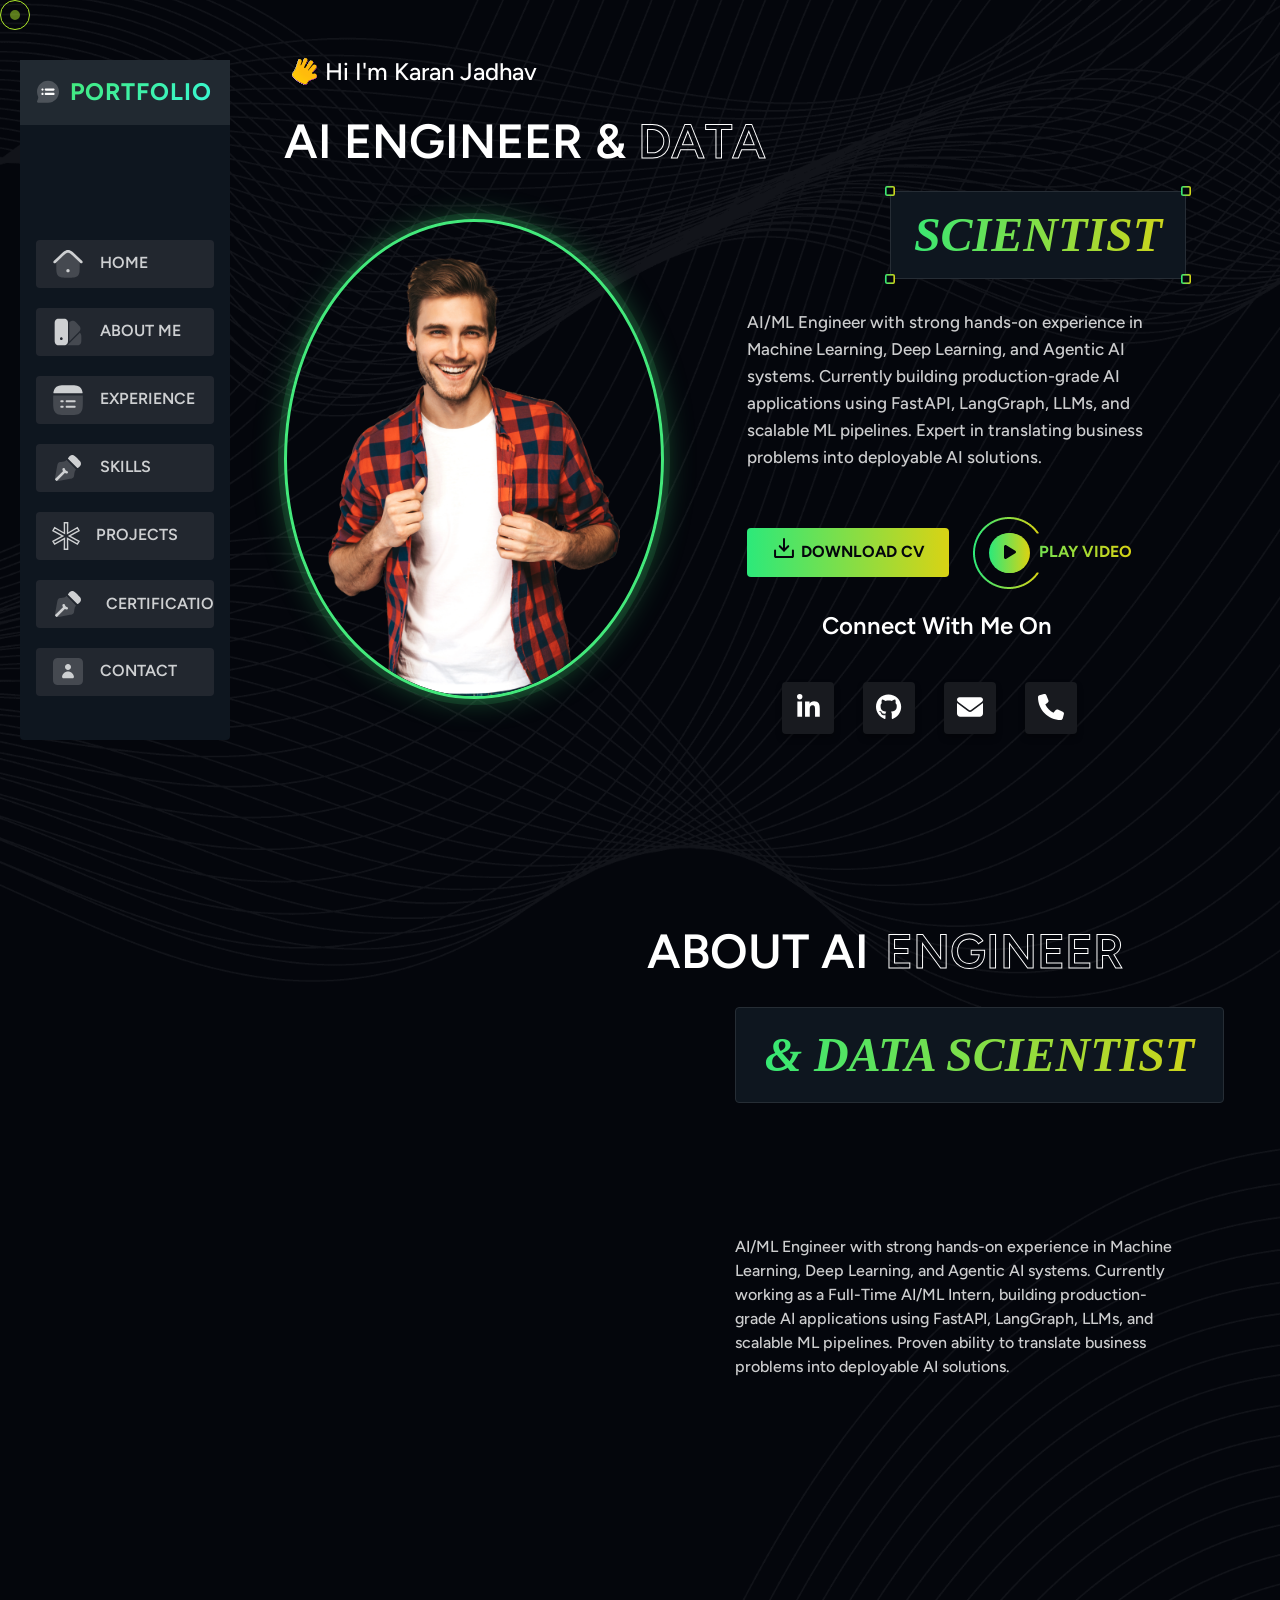
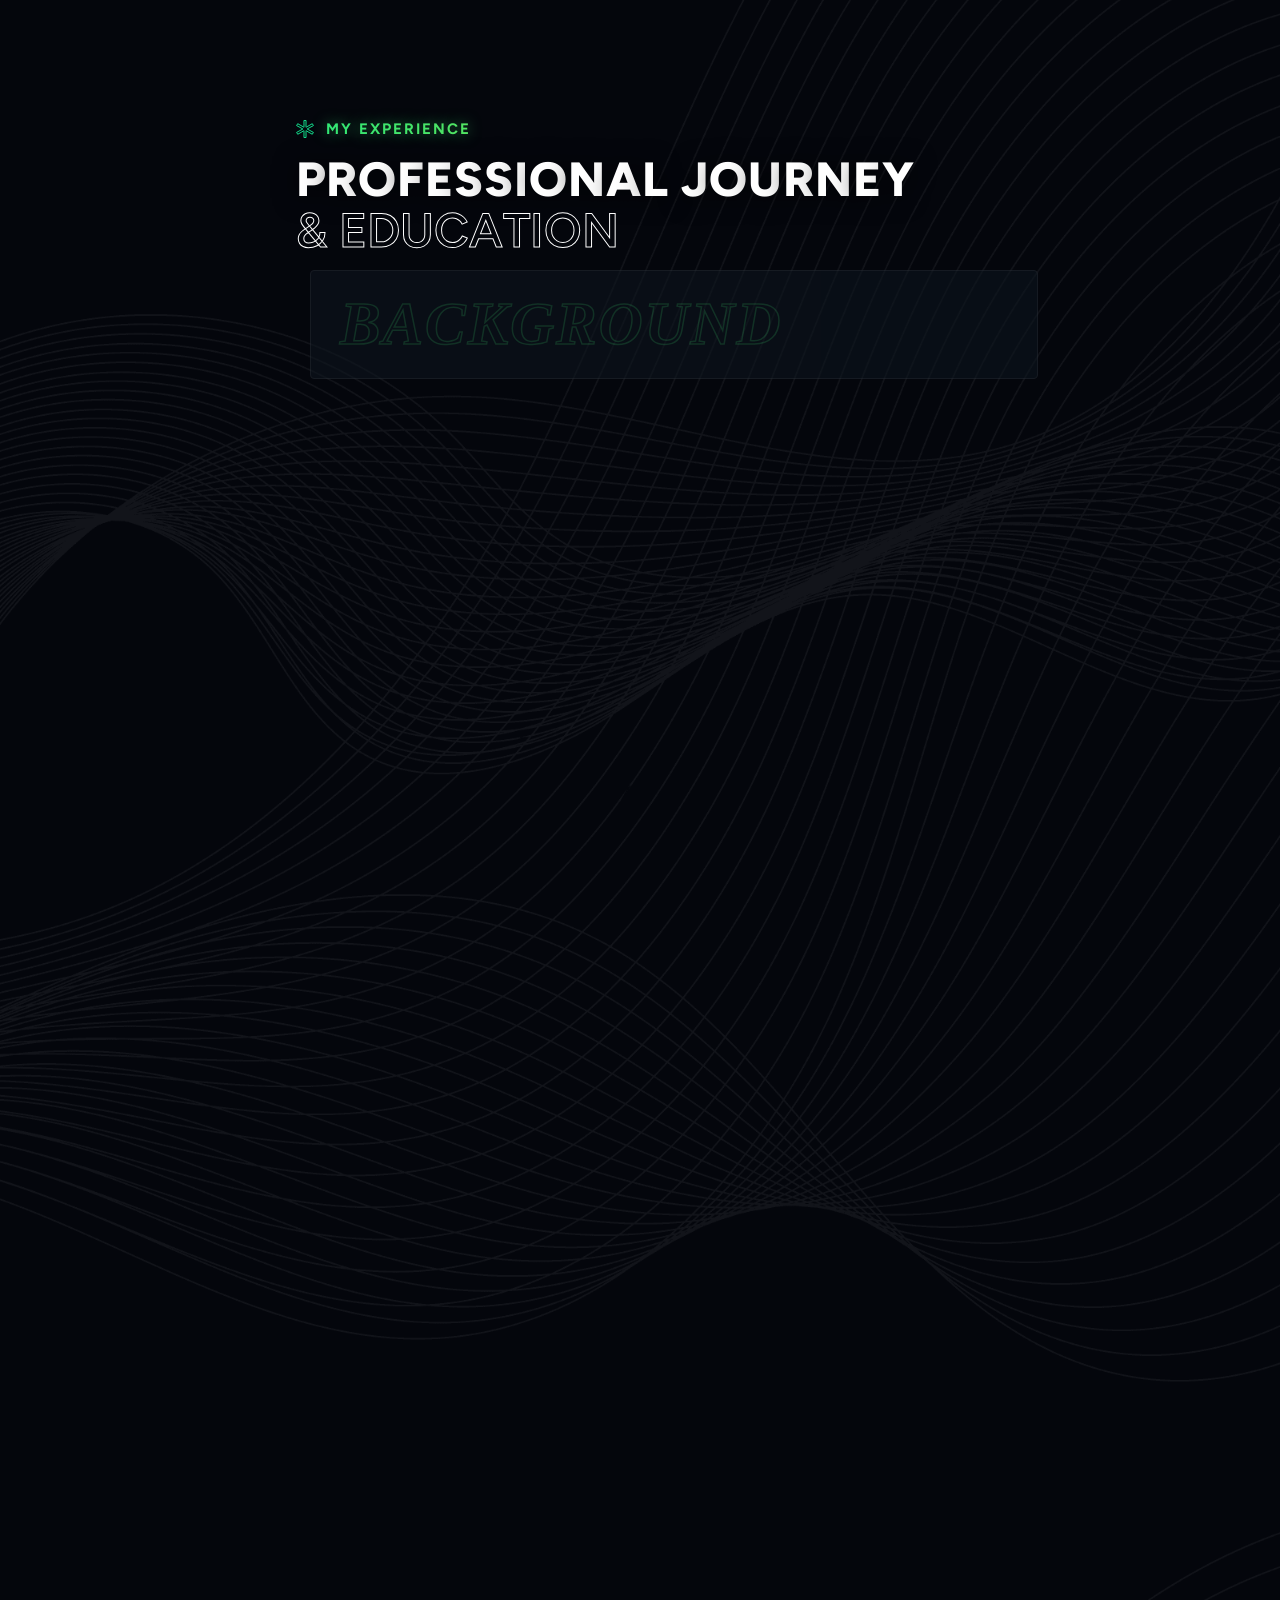
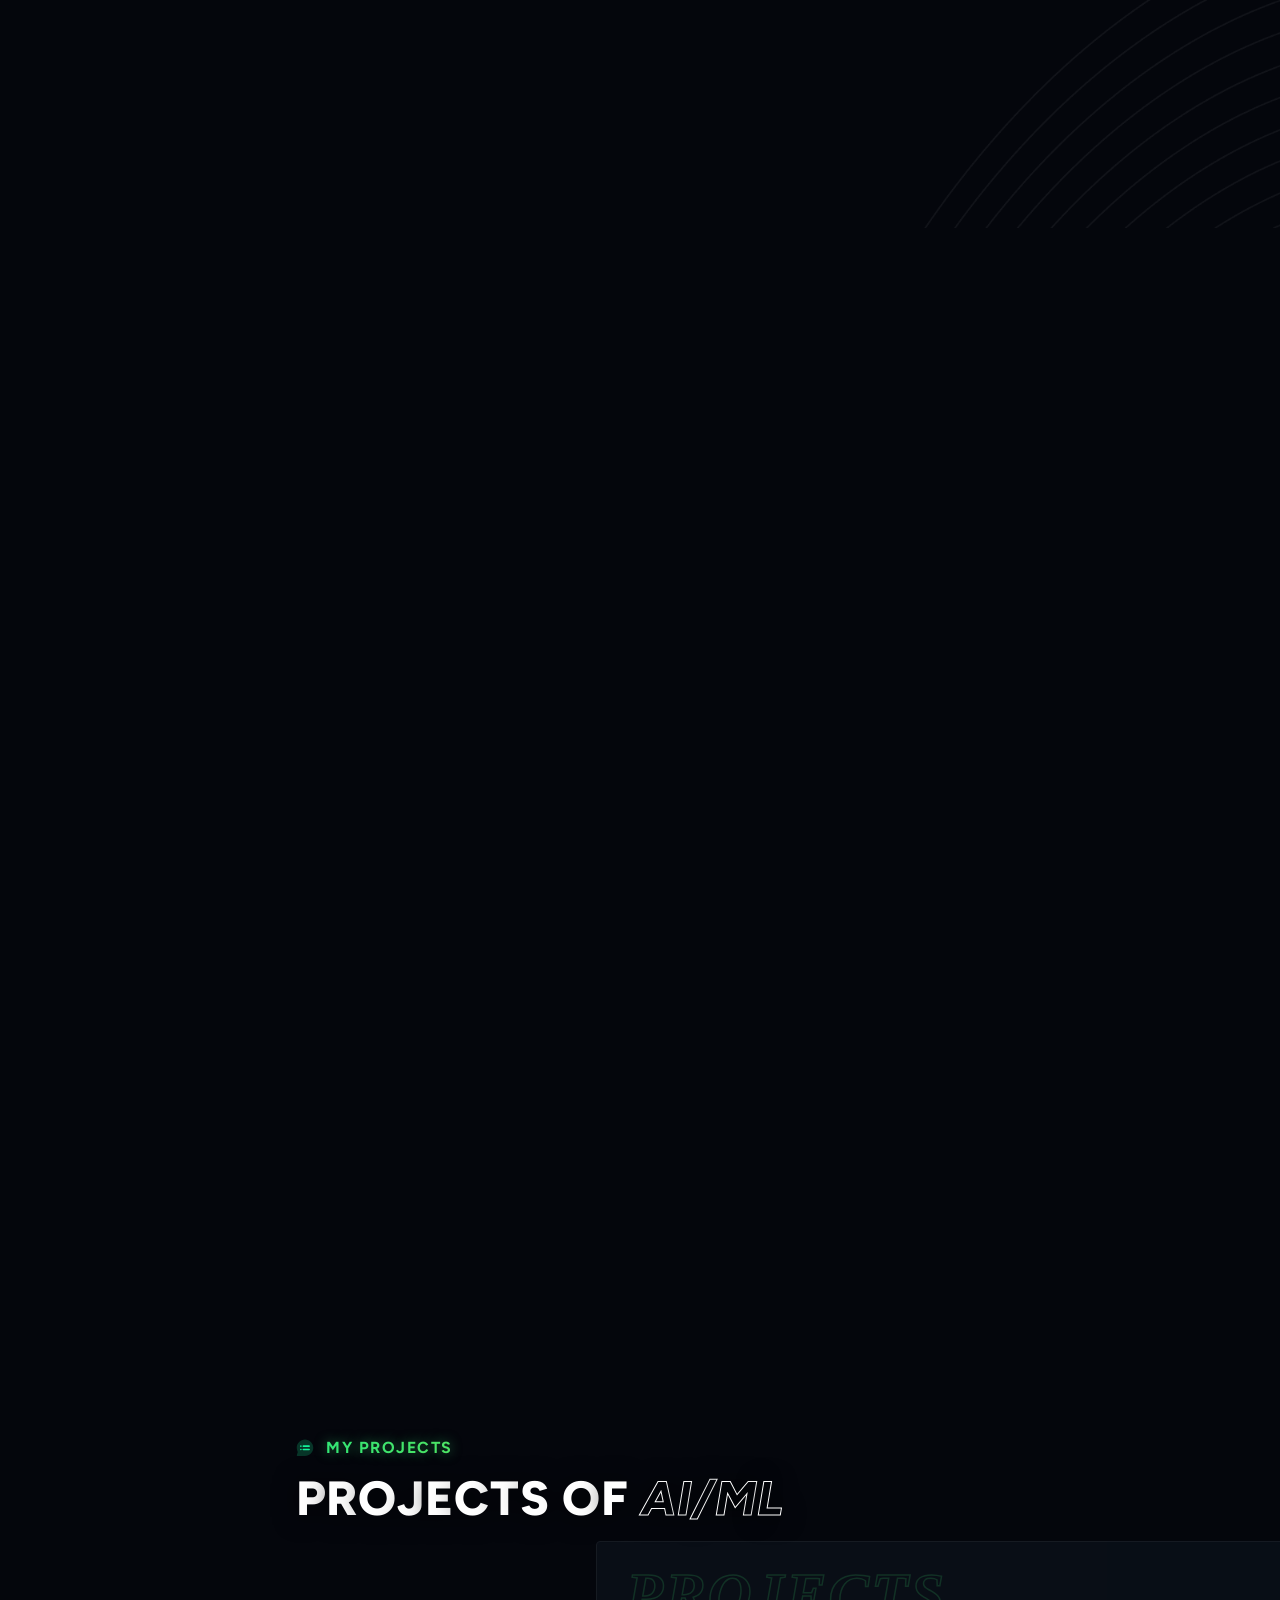
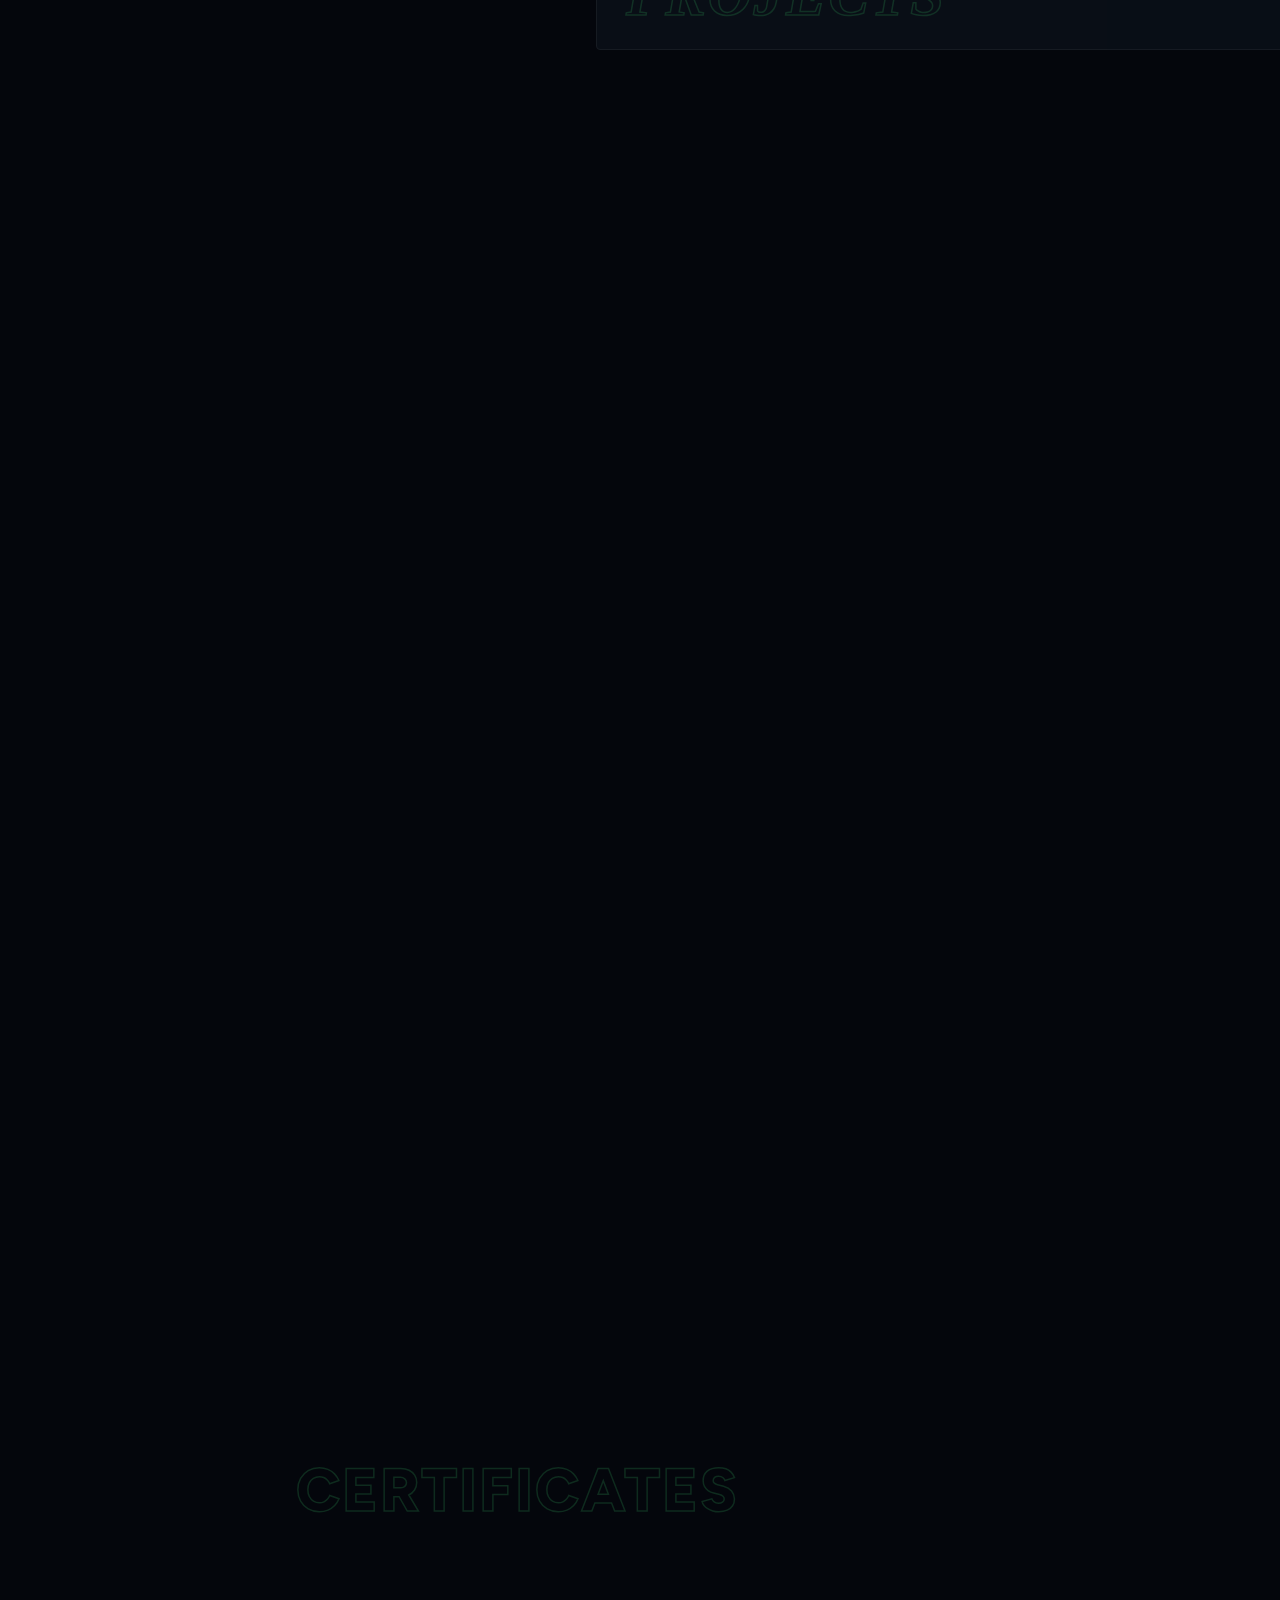
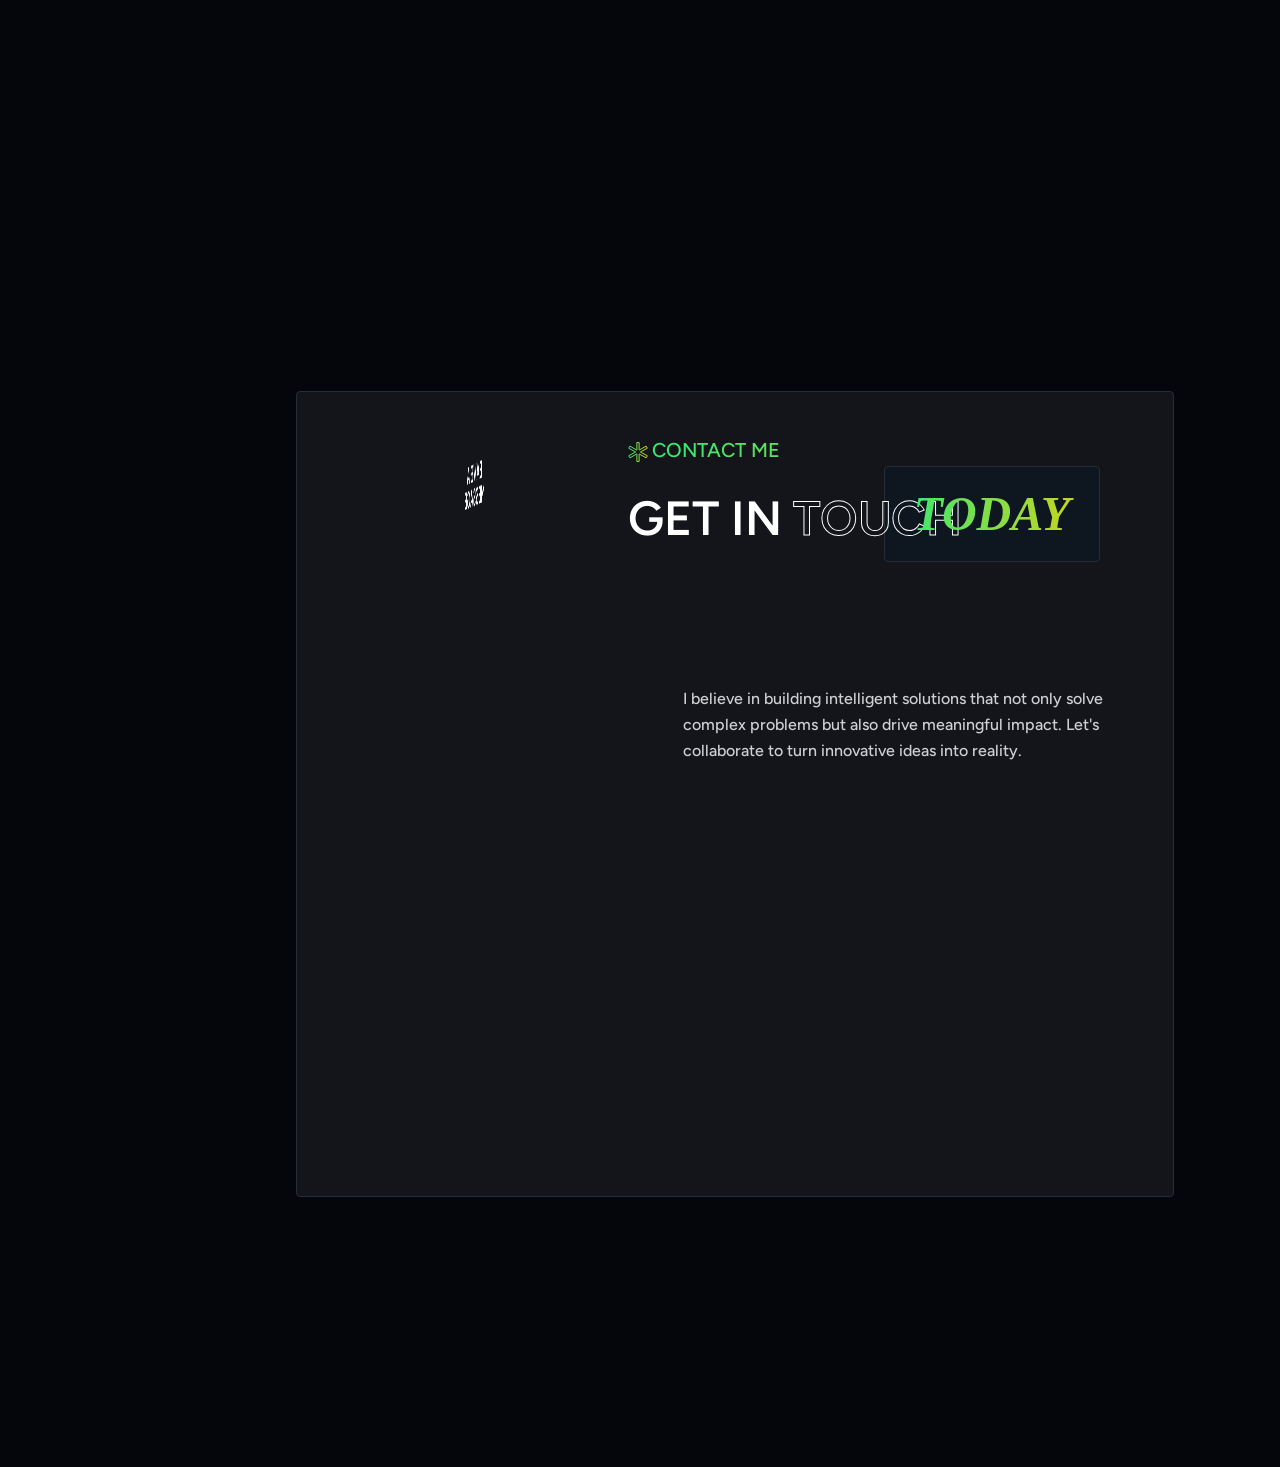
<file: template.html>
<!DOCTYPE html>
<html lang="en">

<head>
  <meta charset="UTF-8">
  <meta name="viewport" content="width=device-width, initial-scale=1.0">
  <title>Karan Jadhav - AI Engineer & Data Scientist Portfolio</title>

  <!--=====FAB ICON=======-->
  <link rel="shortcut icon" href="assets\img\logo\logo1.jpeg" type="image/x-icon">

  <!--===== CSS LINK =======-->
  <link rel="stylesheet" href="assets/css/plugins/bootstrap.min.css">
  <link rel="stylesheet" href="assets/css/plugins/aos.css">
  <link rel="stylesheet" href="assets/css/plugins/fontawesome.css">
  <link rel="stylesheet" href="assets/css/plugins/magnific-popup.css">
  <link rel="stylesheet" href="assets/css/plugins/mobile.css">
  <link rel="stylesheet" href="assets/css/plugins/owlcarousel.min.css">
  <link rel="stylesheet" href="assets/css/plugins/sidebar.css">
  <link rel="stylesheet" href="assets/css/plugins/slick-slider.css">
  <link rel="stylesheet" href="assets/css/plugins/nice-select.css">
  <link rel="stylesheet" href="assets/css/main.css">

  <!-- Custom animated gradient styles -->
  <link rel="stylesheet" href="style.css">

  <!--=====  JS SCRIPT LINK =======-->
  <script src="assets/js/plugins/jquery-3-6-0.min.js"></script>
  <script src="assets/js/plugins/waypoints.js"></script>
</head>

<body class="homepage1-body">
  <!--===== PRELOADER STARTS =======-->
  <div class="overlay flex cac vac preloader-parent">
    <div>
      <div class="loader preloader flex vac">
        <svg width="200" height="200">
          <circle class="background" cx="90" cy="90" r="80" transform="rotate(-90, 100, 90)" />
          <circle class="outer" cx="90" cy="90" r="80" transform="rotate(-90, 100, 90)" />
        </svg>
        <span class="circle-background">
        </span>
        <span class="logo animated keyframe5 fade-in">
          <img src="assets\img\logo\logo1.jpeg" alt="">
        </span>
      </div>
    </div>
  </div>
  <!--===== PRELOADER ENDS =======-->

  <!--===== PROGRESS STARTS=======-->
  <div class="paginacontainer">
    <div class="progress-wrap">
      <svg class="progress-circle svg-content" width="100%" height="100%" viewBox="-1 -1 102 102">
        <path d="M50,1 a49,49 0 0,1 0,98 a49,49 0 0,1 0,-98" />
      </svg>
    </div>
  </div>
  <!--===== PROGRESS ENDS=======-->

  <div class="cursor"></div>
  <!--===== MOBILE HEADER STARTS =======-->
  <div class="mobile-header mobile-haeder1 d-block d-lg-none">
    <div class="container-fluid">
      <div class="col-12">
        <div class="mobile-header-elements">
          <div class="mobile-logo">
            <a href="index.html"><img src="assets/img/logo/logo2.png" alt=""></a>
          </div>
          <div class="mobile-nav-icon dots-menu">
            <i class="fa-solid fa-bars"></i>
          </div>
        </div>
      </div>
    </div>
  </div>

  <div class="mobile-sidebar mobile-sidebar1">
    <div class="logosicon-area">
      <div class="logos">
        <img src="assets/img/logo/logo2.png" alt="">
      </div>
      <div class="menu-close">
        <i class="fa-solid fa-xmark"></i>
      </div>
    </div>
    <div class="mobile-nav mobile-nav1">
      <ul class="mobile-nav-list nav-list1">
        <li><a href="index.html">Home</a></li>
        <li><a href="about.html">About</a></li>
        <li><a href="experience.html">Experience</a></li>
        <li><a href="skills.html">Skills</a></li>
        <li><a href="projects.html">Portfolio</a></li>
        <li><a href="certification.html">Certification</a></li>
        <li><a href="contact.html">Contact</a></li>

      </ul>
      <div class="allmobilesection">
        <div class="btn-area">
          <a href="index.html" class="download-btn">Get Started</a>
        </div>
        <div class="single-footer">
          <h3>Contact Info</h3>
          <div class="footer4-contact-info">
            <div class="contact-info-single">
              <div class="contact-info-icon">
                <i class="fa-solid fa-phone-volume"></i>
              </div>
              <div class="contact-info-text">
                <a href="tel:+918262973414">+91 8262973414</a>
              </div>
            </div>
            <div class="contact-info-single">
              <div class="contact-info-icon">
                <i class="fa-solid fa-envelope"></i>
              </div>
              <div class="contact-info-text">
                <a href="mailto:karanjadhav1771@gmail.com">karanjadhav1771@gmail.com</a>
              </div>
            </div>
            <div class="space20"></div>
            <div class="single-footer">
              <h3>Our Location</h3>
              <div class="contact-info-single">
                <div class="contact-info-icon">
                  <i class="fa-solid fa-location-dot"></i>
                </div>
                <div class="contact-info-text">
                  <a href="#">Aurangabad, Maharashtra,<br> India</a>
                </div>
              </div>
            </div>
            <div class="space20"></div>
            <div class="single-footer">
              <h3>Social Links</h3>
              <div class="social-links-mobile-menu">
                <ul>
                  <li><a href="https://www.linkedin.com/in/karan-jadhav-251a49325" target="_blank" rel="noopener"><i
                        class="fa-brands fa-linkedin-in"></i></a></li>
                  <li><a href="https://github.com/Karan-Jadhav-11" target="_blank" rel="noopener"><i
                        class="fa-brands fa-github"></i></a></li>
                  <li><a href="mailto:karanjadhav1771@gmail.com"><i class="fa-solid fa-envelope"></i></a></li>
                  <li><a href="tel:+918262973414"><i class="fa-solid fa-phone"></i></a></li>
                </ul>
              </div>
            </div>
          </div>
        </div>
      </div>
    </div>
  </div>
  <!--===== MOBILE HEADER STARTS =======-->

  <!--===== HEADER STARTS =======-->
  <div class="header-section-area"
    style="background-image: url(assets/img/bg/pagebg1.png); background-position: center; background-size: cover; background-repeat: no-repeat; background-attachment: fixed;">
    <div class="container">
      <div class="row">
        <div class="col-lg-2">
          <div class="sidebar-main">
            <div class="sidebar-area" style="padding: 0 15px;">
              <div class="logo">
                <a href="#" style="text-decoration: none; display: flex; align-items: center; gap: 10px;">
                  <img src="assets/img/icons/portfolio.svg" alt="" style="width: 24px; height: 24px;">
                  <h2
                    style="font-weight: 700; font-size: 24px; margin: 0; letter-spacing: 1px; background: linear-gradient(135deg, #43e97b 0%, #38f9d7 100%); -webkit-background-clip: text; background-clip: text; -webkit-text-fill-color: transparent;">
                    PORTFOLIO</h2>
                </a>
              </div>
              <div id="list-example" class="list-group" style="margin-top: 95px;">
                <a class="list-group-item list-group-item-action" href="index.html" data-aos="fade-up"
                  data-aos-duration="700">
                  <img src="assets/img/icons/home.svg" alt="">
                  Home
                </a>
                <a class="list-group-item list-group-item-action" href="about.html" data-aos="fade-up"
                  data-aos-duration="800">
                  <img src="assets/img/icons/about.svg" alt="">
                  About ME
                </a>
                <a class="list-group-item list-group-item-action" href="experience.html" data-aos="fade-up"
                  data-aos-duration="900">
                  <img src="assets/img/icons/service.svg" alt="">
                  Experience
                </a>
                <a class="list-group-item list-group-item-action" href="skills.html" data-aos="fade-up"
                  data-aos-duration="1000">
                  <img src="assets/img/icons/skills.svg" alt="">
                  Skills
                </a>
                <a class="list-group-item list-group-item-action" href="projects.html" data-aos="fade-up"
                  data-aos-duration="1100">
                  <img src="assets/img/icons/star.svg" alt="" style="width: 28px; height: 32px;">
                  Projects
                </a>
                <a class="list-group-item list-group-item-action" href="certification.html" data-aos="fade-up"
                  data-aos-duration="1150" style="display: flex; align-items: center; gap: 10px; white-space: nowrap;">
                  <img src="assets/img/icons/skills.svg" alt="">
                  Certifications
                </a>
                <a class="list-group-item list-group-item-action" href="contact.html" data-aos="fade-up"
                  data-aos-duration="1200" style="margin-bottom: 20px;">
                  <img src="assets/img/icons/contact.svg" alt="">
                  Contact
                </a>
              </div>
            </div>
          </div>
        </div>
        <div class="col-lg-10">
          <div class="all-section-area">
            <div class="container">
              <div class="row">
                <div class="col-lg-12">
                  <div data-bs-spy="scroll" data-bs-target="#list-example" data-bs-smooth-scroll="true"
                    class="scrollspy-example" tabindex="0">
                    <div id="home">
                      <div class="header-textarea">
                        <div class="pbmit-heading-subheading">
                          <h4 class="text-anime-style-3"><img src="assets/img/icons/hand1.svg" alt="">Hi I'm Karan
                            Jadhav</h4>
                          <h1 class="text-anime-style-3">AI Engineer & <span class="designer">Data</span></h1>
                          <span class="marketer">Scientist
                            <img src="assets/img/elements/elements1.png" alt="" class="elements1" data-aos="fade-left"
                              data-aos-duration="800">
                            <img src="assets/img/elements/elements1.png" alt="" class="elements2" data-aos="fade-right"
                              data-aos-duration="1000">
                            <img src="assets/img/elements/elements1.png" alt="" class="elements3" data-aos="fade-left"
                              data-aos-duration="1100">
                            <img src="assets/img/elements/elements1.png" alt="" class="elements4" data-aos="fade-right"
                              data-aos-duration="1200">
                          </span>
                        </div>
                        <div class="row">
                          <div class="col-lg-6">
                            <div class="pbmit-animation-style3">
                              <div class="progress-one_leftbox">
                                <img src="assets/img/elements/elements3.png" alt="" class="elements3 d-lg-block d-none">
                                <img src="assets/img/bg/side-bg1.png" alt="" class="side-bg1">
                                <img src="assets/img/bg/side-bg2.png" alt="" class="side-bg2">
                                <img src="assets/img/all-images/header-img3.png" alt="" class="side-bg3">
                              </div>
                            </div>
                          </div>
                          <div class="col-lg-6">
                            <div class="header-pera-area">
                              <p data-aos="fade-up" data-aos-duration="900">AI/ML Engineer with strong hands-on
                                experience in Machine Learning, Deep Learning, and Agentic AI systems. Currently
                                building production-grade AI applications using FastAPI, LangGraph, LLMs, and scalable
                                ML pipelines. Expert in translating business problems into deployable AI solutions.</p>
                              <div class="btn-area" data-aos="fade-up" data-aos-duration="1200">
                                <a href="assets/img/cv/Karan_Jadhav_AI_Engineer_ 2025.pdf" download="Karan_Jadhav_AI_Engineer_2025.pdf" class="download-btn"><img
                                    src="assets/img/icons/download.svg" alt="">Download CV</a>
                                <a href="https://www.youtube.com/watch?v=Y8XpQpW5OVY" class="play-btn popup-youtube">
                                  <img src="assets/img/elements/elements2.png" alt="" class="elements4"><span><i
                                      class="fa-solid fa-play"></i>></span>Play Video</a>
                              </div>
                              <div class="socila-links-area">
                                <h5>Connect With Me On</h5>
                                <ul>
                                  <li data-aos="zoom-in" data-aos-duration="800"><a
                                      href="https://www.linkedin.com/in/karan-jadhav-251a49325" target="_blank"
                                      rel="noopener"><i class="fa-brands fa-linkedin-in"></i></a></li>
                                  <li data-aos="zoom-in" data-aos-duration="900"><a
                                      href="https://github.com/Karan-Jadhav-11" target="_blank" rel="noopener"><i
                                        class="fa-brands fa-github"></i></a></li>
                                  <li data-aos="zoom-in" data-aos-duration="1000"><a
                                      href="mailto:karanjadhav1771@gmail.com"><i class="fa-solid fa-envelope"></i></a>
                                  </li>
                                  <li data-aos="zoom-in" data-aos-duration="700"><a href="tel:+918262973414"><i
                                        class="fa-solid fa-phone"></i></a></li>
                                </ul>
                              </div>
                            </div>
                          </div>
                        </div>
                      </div>
                    </div>
                    <div id="about">
                      <div class="about-section-area">
                        <div class="container">
                          <div class="row">
                            <div class="col-lg-8 d-block d-md-none">
                              <div class="about-textarea">
                                <div class="pbmit-heading-subheading">
                                  <h4 data-aos="fade-up" data-aos-duration="700"> <img src="assets/img/icons/star.svg"
                                      alt="">About Me</h4>
                                  <h2 class="text-anime-style-3">about AI <span class="designer">Engineer</span>
                                  </h2>
                                  <span class="marketer">& Data Scientist
                                    <img src="assets/img/elements/elements1.png" alt="" class="elements1"
                                      data-aos="fade-left" data-aos-duration="800">
                                    <img src="assets/img/elements/elements1.png" alt="" class="elements2"
                                      data-aos="fade-right" data-aos-duration="1000">
                                    <img src="assets/img/elements/elements1.png" alt="" class="elements3"
                                      data-aos="fade-left" data-aos-duration="1100">
                                    <img src="assets/img/elements/elements1.png" alt="" class="elements4"
                                      data-aos="fade-right" data-aos-duration="1200">
                                  </span>
                                </div>
                                <div class="pera-content">
                                  <p data-aos="fade-up" data-aos-duration="800">As an AI Engineer and Data Scientist, I
                                    specialize in developing and deploying cutting-edge machine learning models. My
                                    expertise spans deep learning, natural language processing, and generative AI,
                                    transforming complex data into actionable insights and innovative solutions.</p>
                                  <div class="list-area">
                                    <ul data-aos="fade-up" data-aos-duration="900">
                                      <li><img src="assets/img/icons/check.svg" alt="">Machine Learning</li>
                                      <li><img src="assets/img/icons/check.svg" alt="">Deep Learning</li>
                                    </ul>
                                    <ul data-aos="fade-up" data-aos-duration="1000">
                                      <li><img src="assets/img/icons/check.svg" alt="">Natural Language Processing</li>
                                      <li><img src="assets/img/icons/check.svg" alt="">Generative AI</li>
                                    </ul>
                                  </div>
                                  <div class="btn-area" data-aos="fade-up" data-aos-duration="1200">
                                    <a href="mailto:karanjadhav1771@gmail.com"
                                      class="download-btn text-anime-style-3">get
                                      in touch now</a>
                                  </div>
                                </div>
                              </div>
                            </div>
                            <div class="col-lg-4">
                              <div class="about-boxareas">
                                <div class="about-boxarea" data-aos="zoom-out" data-aos-duration="900">
                                  <img src="assets/img/bg/polygin.png" alt="" class="polygin">
                                  <img src="assets/img/bg/polygon-bg2.png" alt="" class="polygon2">
                                  <div class="content">
                                    <h2>3+</h2>
                                    <p>Projects Completed</p>
                                  </div>
                                </div>
                                <div class="about-boxarea box2"
                                  style="background-image: url(assets/img/bg/polygon-bg2.png); background-position: center; background-repeat: no-repeat; background-size: contain;"
                                  data-aos="zoom-out" data-aos-duration="1000">
                                  <div class="content">
                                    <h2>10+</h2>
                                    <p>Tech Skills</p>
                                  </div>
                                </div>
                                <div class="about-boxarea box3" data-aos="zoom-out" data-aos-duration="1200">
                                  <img src="assets/img/bg/polygin.png" alt="" class="polygin">
                                  <img src="assets/img/bg/polygon-bg2.png" alt="" class="polygon2">
                                  <div class="content">
                                    <h2>2</h2>
                                    <p>Certifications</p>
                                  </div>
                                </div>
                              </div>
                            </div>
                            <div class="col-lg-8 d-md-block d-none">
                              <div class="about-textarea">
                                <div class="pbmit-heading-subheading">
                                  <h4 data-aos="fade-up" data-aos-duration="700"> <img src="assets/img/icons/star.svg"
                                      alt="">About Me</h4>
                                  <h2 class="text-anime-style-3">about AI <span class="designer">Engineer</span>
                                  </h2>
                                  <span class="marketer">& Data Scientist
                                    <img src="assets/img/elements/elements1.png" alt="" class="elements1"
                                      data-aos="fade-left" data-aos-duration="800">
                                    <img src="assets/img/elements/elements1.png" alt="" class="elements2"
                                      data-aos="fade-right" data-aos-duration="1000">
                                    <img src="assets/img/elements/elements1.png" alt="" class="elements3"
                                      data-aos="fade-left" data-aos-duration="1100">
                                    <img src="assets/img/elements/elements1.png" alt="" class="elements4"
                                      data-aos="fade-right" data-aos-duration="1200">
                                  </span>
                                </div>
                                <div class="pera-content">
                                  <p data-aos="fade-up" data-aos-duration="800">AI/ML Engineer with strong hands-on
                                    experience in Machine Learning, Deep Learning, and Agentic AI systems. Currently
                                    working as a Full-Time AI/ML Intern, building production-grade AI applications using
                                    FastAPI, LangGraph, LLMs, and scalable ML pipelines. Proven ability to translate
                                    business problems into deployable AI solutions.</p>
                                  <div class="list-area">
                                    <ul data-aos="fade-up" data-aos-duration="900">
                                      <li><img src="assets/img/icons/check.svg" alt="">Machine Learning</li>
                                      <li><img src="assets/img/icons/check.svg" alt="">Deep Learning</li>
                                    </ul>
                                    <ul data-aos="fade-up" data-aos-duration="1000">
                                      <li><img src="assets/img/icons/check.svg" alt="">Agentic AI / LangGraph</li>
                                      <li><img src="assets/img/icons/check.svg" alt="">LLMs / RAG</li>
                                    </ul>
                                  </div>
                                  <div class="btn-area" data-aos="fade-up" data-aos-duration="1200">
                                    <a href="mailto:karanjadhav1771@gmail.com"
                                      class="download-btn text-anime-style-3">get
                                      in touch now</a>
                                  </div>
                                </div>
                              </div>
                            </div>
                          </div>
                        </div>
                      </div>
                    </div>
                    <div id="experience">
                      <div class="service1-section-area">
                        <div class="container">
                          <div class="row">
                            <div class="col-lg-10">
                              <div class="service-header-area">
                                <div class="pbmit-heading-subheading">
                                  <h4> <img src="assets/img/icons/star.svg" alt="">MY EXPERIENCE</h4>
                                  <h2 class="text-anime-style-3">Professional Journey</h2>
                                  <span class="designer text-anime-style-3">& Education</span>
                                  <span class="marketer">Background
                                    <img src="assets/img/elements/elements1.png" alt="" class="elements1"
                                      data-aos="fade-left" data-aos-duration="800">
                                    <img src="assets/img/elements/elements1.png" alt="" class="elements2"
                                      data-aos="fade-right" data-aos-duration="1000">
                                    <img src="assets/img/elements/elements1.png" alt="" class="elements3"
                                      data-aos="fade-left" data-aos-duration="1100">
                                    <img src="assets/img/elements/elements1.png" alt="" class="elements4"
                                      data-aos="fade-right" data-aos-duration="1200">
                                  </span>
                                </div>
                              </div>

                              <!-- Experience Items -->
                              <div class="row" style="margin-top: 40px;">
                                <div class="col-lg-12">
                                  <!-- AI/ML Intern - Nova Techset -->
                                  <div class="about-boxarea experience-card-animated" data-aos="zoom-out"
                                    data-aos-duration="800"
                                    style="padding: 30px; border-radius: 15px; margin-bottom: 30px;">
                                    <div class="content" style="color: white; font-weight: bold;">
                                      <h3
                                        style="color: #1a3a2f; font-style: italic; margin-bottom: 10px; font-weight: 800; font-size: 1.5em; background: #e0e0e0; padding: 5px 15px; border-radius: 30px; display: inline-block;">
                                        AI/ML Intern</h3>
                                      <h5 style="color: #c8e6c9; margin-bottom: 15px; font-weight: 600;">Nova Techset
                                        Limited, Pune | Nov 2025 - Present
                                      </h5>
                                      <p style="color: #e8f5e9; margin-bottom: 10px; font-weight: 600;">Full Time</p>
                                      <ul style="list-style: none; padding-left: 0; color: #e8f5e9; font-weight: 500;">
                                        <li style="margin-bottom: 8px;"><img src="assets/img/icons/check.svg" alt=""
                                            style="filter: brightness(0) invert(1); width: 16px; margin-right: 10px;">Architecting
                                          multi-agent systems using LangGraph to automate complex workflows</li>
                                        <li style="margin-bottom: 8px;"><img src="assets/img/icons/check.svg" alt=""
                                            style="filter: brightness(0) invert(1); width: 16px; margin-right: 10px;">Developing
                                          high-performance REST APIs using FastAPI for model deployment</li>
                                        <li style="margin-bottom: 8px;"><img src="assets/img/icons/check.svg" alt=""
                                            style="filter: brightness(0) invert(1); width: 16px; margin-right: 10px;">Implementing
                                          Agentic AI solutions for data extraction and processing</li>
                                        <li style="margin-bottom: 8px;"><img src="assets/img/icons/check.svg" alt=""
                                            style="filter: brightness(0) invert(1); width: 16px; margin-right: 10px;">Working
                                          on OCR + LLM architectures for document processing</li>
                                        <li><img src="assets/img/icons/check.svg" alt=""
                                            style="filter: brightness(0) invert(1); width: 16px; margin-right: 10px;"><strong>Tech
                                            Stack:</strong> Python, FastAPI, LangGraph, LLMs, Agentic AI, SQL, Docker,
                                          Git</li>
                                      </ul>
                                    </div>
                                  </div>

                                  <!-- Data Analytics Intern - Trainity -->
                                  <div class="about-boxarea experience-card-animated" data-aos="zoom-out"
                                    data-aos-duration="900"
                                    style="padding: 30px; border-radius: 15px; margin-bottom: 30px;">
                                    <div class="content" style="color: white; font-weight: bold;">
                                      <h3
                                        style="color: #1a3a2f; font-style: italic; margin-bottom: 10px; font-weight: 800; font-size: 1.5em; background: #e0e0e0; padding: 5px 15px; border-radius: 30px; display: inline-block;">
                                        Data Analytics Intern</h3>
                                      <h5 style="color: #c8e6c9; margin-bottom: 15px; font-weight: 600;">Trainity | Aug
                                        2024 - Oct 2024
                                      </h5>
                                      <p style="color: #e8f5e9; margin-bottom: 10px; font-weight: 600;">Virtual
                                        Internship</p>
                                      <ul style="list-style: none; padding-left: 0; color: #e8f5e9; font-weight: 500;">
                                        <li style="margin-bottom: 8px;"><img src="assets/img/icons/check.svg" alt=""
                                            style="filter: brightness(0) invert(1); width: 16px; margin-right: 10px;">Hands-on
                                          experience in data wrangling, EDA, and statistical analysis</li>
                                        <li style="margin-bottom: 8px;"><img src="assets/img/icons/check.svg" alt=""
                                            style="filter: brightness(0) invert(1); width: 16px; margin-right: 10px;">Leveraged
                                          SQL and Python for robust data manipulation</li>
                                        <li style="margin-bottom: 8px;"><img src="assets/img/icons/check.svg" alt=""
                                            style="filter: brightness(0) invert(1); width: 16px; margin-right: 10px;">Created
                                          insightful dashboards and visualizations using Tableau and Power BI</li>
                                        <li><img src="assets/img/icons/check.svg" alt=""
                                            style="filter: brightness(0) invert(1); width: 16px; margin-right: 10px;">Delivered
                                          actionable, data-driven reports supporting key business decisions</li>
                                      </ul>
                                    </div>
                                  </div>

                                  <!-- Education -->
                                  <div class="about-boxarea experience-card-animated" data-aos="zoom-out"
                                    data-aos-duration="1100" style="padding: 30px; border-radius: 15px;">
                                    <div class="content" style="color: white; font-weight: bold;">
                                      <h3
                                        style="color: #1a3a2f; font-style: italic; margin-bottom: 10px; font-weight: 800; font-size: 1.5em; background: #e0e0e0; padding: 5px 15px; border-radius: 30px; display: inline-block;">
                                        Bachelor of Technology in
                                        Computer
                                        Science</h3>
                                      <h5 style="color: #c8e6c9; margin-bottom: 15px; font-weight: 600;">Government
                                        College of Engineering
                                        Amravati | Dec 2021 - Jun 2025</h5>
                                      <p style="color: #e8f5e9; margin-bottom: 10px; font-weight: 600;">
                                        <strong>CGPA:</strong> 7.54 / 10
                                      </p>
                                      <p style="color: #e8f5e9; margin-bottom: 10px; font-weight: 600;">
                                        <strong>Location:</strong>
                                        Maharashtra, India
                                      </p>
                                      <ul style="list-style: none; padding-left: 0; color: #e8f5e9; font-weight: 500;">
                                        <li style="margin-bottom: 8px;"><img src="assets/img/icons/check.svg" alt=""
                                            style="filter: brightness(0) invert(1); width: 16px; margin-right: 10px;">Strong
                                          foundation in computer science fundamentals</li>
                                        <li style="margin-bottom: 8px;"><img src="assets/img/icons/check.svg" alt=""
                                            style="filter: brightness(0) invert(1); width: 16px; margin-right: 10px;">Specialized
                                          in TensorFlow & Keras and Data Science</li>
                                        <li><img src="assets/img/icons/check.svg" alt=""
                                            style="filter: brightness(0) invert(1); width: 16px; margin-right: 10px;">Completed
                                          multiple ML/AI projects as part of curriculum</li>
                                      </ul>
                                    </div>
                                  </div>

                                  <!-- Certifications -->

                                </div>
                              </div>
                            </div>
                          </div>
                        </div>
                      </div>
                    </div>


                    <div id="skills">
                      <div class="skills-section-area">
                        <div class="container">
                          <div class="row">
                            <div class="col-lg-10">
                              <div class="skills-header-area" data-aos="fade-left" data-aos-duration="800">
                                <div class="pbmit-heading-subheading">
                                  <h4> <img src="assets/img/icons/star.svg" alt="">My Skills</h4>
                                  <h2 class="text-anime-style-3">Technical <span class="designer">Skills &</span></h2>
                                  <span class="marketer">Proficiency
                                    <img src="assets/img/elements/elements1.png" alt="" class="elements1"
                                      data-aos="fade-left" data-aos-duration="800">
                                    <img src="assets/img/elements/elements1.png" alt="" class="elements2"
                                      data-aos="fade-right" data-aos-duration="1000">
                                    <img src="assets/img/elements/elements1.png" alt="" class="elements3"
                                      data-aos="fade-left" data-aos-duration="1100">
                                    <img src="assets/img/elements/elements1.png" alt="" class="elements4"
                                      data-aos="fade-right" data-aos-duration="1200">
                                  </span>
                                </div>
                              </div>

                              <div class="all-boxes-area" data-aos="fade-left" data-aos-duration="1200">
                                <div class="skils-auhtor-area">
                                  <div class="skills-all-boxarea box1">
                                    <div class="percent">
                                      <p><span class="counter">95</span>%</p>
                                    </div>
                                    <img src="assets/img/bg/polygon5.png" alt="" class="polygon2">
                                    <img src="assets/img/bg/polygon-bg4.png" alt="" class="polygon4">
                                    <div class="content">
                                      <div class="icons">
                                        <img src="assets/img/icons/python_sql_cpp.png" alt="" class="colored-icon"
                                          style="width: 50px;">
                                      </div>
                                      <p>Python, SQL & C++</p>
                                    </div>
                                  </div>

                                  <div class="skills-all-boxarea box2" data-aos="fade-left" data-aos-duration="1000">
                                    <div class="percent">
                                      <p><span class="counter">85</span>%</p>
                                    </div>
                                    <img src="assets/img/bg/polygon-bg4.png" alt="" class="polygon2">

                                    <div class="content">
                                      <div class="icons">
                                        <img src="assets/img/icons/agentic_ai_langgraph.png" alt="" class="colored-icon"
                                          style="width: 50px;">
                                      </div>
                                      <p>Agentic AI & LangGraph</p>
                                    </div>
                                  </div>

                                  <div class="skills-all-boxarea box3" data-aos="fade-right" data-aos-duration="800">
                                    <div class="percent">
                                      <p><span class="counter">90</span>%</p>
                                    </div>
                                    <img src="assets/img/bg/polygon5.png" alt="" class="polygon2">
                                    <img src="assets/img/bg/polygon-bg4.png" alt="" class="polygon4">

                                    <div class="content">
                                      <div class="icons">
                                        <img src="assets/img/icons/ml_dl.png" alt="" class="colored-icon"
                                          style="width: 50px;">
                                      </div>
                                      <p>Machine Learning & Deep Learning</p>
                                    </div>
                                  </div>
                                </div>

                                <div class="skils-auhtor-area" data-aos="fade-right" data-aos-duration="1000">
                                  <div class="skills-all-boxarea box4">
                                    <div class="percent">
                                      <p><span class="counter">85</span>%</p>
                                    </div>
                                    <img src="assets/img/bg/polygon5.png" alt="" class="polygon2">
                                    <img src="assets/img/bg/polygon-bg4.png" alt="" class="polygon4">

                                    <div class="content">
                                      <div class="icons">
                                        <img src="assets/img/icons/tf_keras_pytorch.png" alt="" class="colored-icon"
                                          style="width: 50px;">
                                      </div>
                                      <p>TensorFlow, Keras & PyTorch</p>
                                    </div>
                                  </div>

                                  <div class="skills-all-boxarea box5" data-aos="fade-right" data-aos-duration="1200">
                                    <div class="percent">
                                      <p><span class="counter">80</span>%</p>
                                    </div>
                                    <img src="assets/img/bg/polygon5.png" alt="" class="polygon2">
                                    <img src="assets/img/bg/polygon-bg4.png" alt="" class="polygon4">
                                    <div class="content">
                                      <div class="icons">
                                        <img src="assets/img/icons/data_viz.png" alt="" class="colored-icon"
                                          style="width: 50px;">
                                      </div>
                                      <p>Data Visualization & Analytics</p>
                                    </div>
                                  </div>

                                  <div class="skills-all-boxarea box6">
                                    <div class="percent">
                                      <p><span class="counter">75</span>%</p>
                                    </div>
                                    <img src="assets/img/bg/polygon5.png" alt="" class="polygon2">
                                    <img src="assets/img/bg/polygon-bg4.png" alt="" class="polygon4">

                                    <div class="content">
                                      <div class="icons">
                                        <img src="assets/img/icons/fastapi_flask_docker.png" alt="" class="colored-icon"
                                          style="width: 50px;">
                                      </div>
                                      <p>FastAPI, Flask & Docker</p>
                                    </div>
                                  </div>
                                </div>

                                <!-- Third Row of Skills (3 hexagons) -->
                                <div class="skils-auhtor-area" data-aos="fade-left" data-aos-duration="1100">
                                  <div class="skills-all-boxarea box1">
                                    <div class="percent">
                                      <p><span class="counter">90</span>%</p>
                                    </div>
                                    <img src="assets/img/bg/polygon5.png" alt="" class="polygon2">
                                    <img src="assets/img/bg/polygon-bg4.png" alt="" class="polygon4">
                                    <div class="content">
                                      <div class="icons">
                                        <img src="assets/img/icons/langchain_rag.png" alt="" class="colored-icon"
                                          style="width: 50px;">
                                      </div>
                                      <p>LangChain & RAG</p>
                                    </div>
                                  </div>

                                  <div class="skills-all-boxarea box2" data-aos="fade-left" data-aos-duration="1200">
                                    <div class="percent">
                                      <p><span class="counter">85</span>%</p>
                                    </div>
                                    <img src="assets/img/bg/polygon-bg4.png" alt="" class="polygon2">

                                    <div class="content">
                                      <div class="icons">
                                        <img src="assets/img/icons/nlp_stats.png" alt="" class="colored-icon"
                                          style="width: 50px;">
                                      </div>
                                      <p>NLP & Statistics</p>
                                    </div>
                                  </div>

                                  <div class="skills-all-boxarea box3" data-aos="fade-right" data-aos-duration="1300">
                                    <div class="percent">
                                      <p><span class="counter">80</span>%</p>
                                    </div>
                                    <img src="assets/img/bg/polygon5.png" alt="" class="polygon2">
                                    <img src="assets/img/bg/polygon-bg4.png" alt="" class="polygon4">

                                    <div class="content">
                                      <div class="icons">
                                        <img src="assets/img/icons/powerbi_tableau.png" alt="" class="colored-icon"
                                          style="width: 50px;">
                                      </div>
                                      <p>Power BI & Tableau</p>
                                    </div>
                                  </div>
                                </div>

                                <!-- Fourth Row of Skills (3 hexagons) -->
                                <div class="skils-auhtor-area" data-aos="fade-right" data-aos-duration="1200">
                                  <div class="skills-all-boxarea box4">
                                    <div class="percent">
                                      <p><span class="counter">75</span>%</p>
                                    </div>
                                    <img src="assets/img/bg/polygon5.png" alt="" class="polygon2">
                                    <img src="assets/img/bg/polygon-bg4.png" alt="" class="polygon4">

                                    <div class="content">
                                      <div class="icons">
                                        <img src="assets/img/icons/aws_mongo.png" alt="" class="colored-icon"
                                          style="width: 50px;">
                                      </div>
                                      <p>AWS & MongoDB</p>
                                    </div>
                                  </div>

                                  <div class="skills-all-boxarea box5" data-aos="fade-right" data-aos-duration="1300">
                                    <div class="percent">
                                      <p><span class="counter">80</span>%</p>
                                    </div>
                                    <img src="assets/img/bg/polygon5.png" alt="" class="polygon2">
                                    <img src="assets/img/bg/polygon-bg4.png" alt="" class="polygon4">
                                    <div class="content">
                                      <div class="icons">
                                        <img src="assets/img/icons/mysql_postgres.png" alt="" class="colored-icon"
                                          style="width: 50px;">
                                      </div>
                                      <p>MySQL & PostgreSQL</p>
                                    </div>
                                  </div>

                                  <div class="skills-all-boxarea box6">
                                    <div class="percent">
                                      <p><span class="counter">85</span>%</p>
                                    </div>
                                    <img src="assets/img/bg/polygon5.png" alt="" class="polygon2">
                                    <img src="assets/img/bg/polygon-bg4.png" alt="" class="polygon4">

                                    <div class="content">
                                      <div class="icons">
                                        <img src="assets/img/icons/git_agile.png" alt="" class="colored-icon"
                                          style="width: 50px;">
                                      </div>
                                      <p>Git & Agile</p>
                                    </div>
                                  </div>
                                </div>
                              </div>
                            </div>
                          </div>
                        </div>
                      </div>
                    </div>
                    <div id="portfolio">
                      <div class="portfolio-section-area"
                        style="padding: 150px 0; background-image: url(assets/img/bg/pagebg1.png); background-position: center; background-size: cover; background-repeat: no-repeat; background-attachment: fixed;">

                        <div class="container">
                          <div class="row">
                            <div class="col-lg-10">
                              <div class="portfolio-header-area">
                                <div class="pbmit-heading-subheading">
                                  <h4> <img src="assets/img/icons/portfolio.svg" alt="">My Projects</h4>
                                  <h2 class="text-anime-style-3">Projects of <span class="designer">AI/ML</span></h2>
                                  <span class="marketer">Projects
                                    <img src="assets/img/elements/elements1.png" alt="" class="elements1"
                                      data-aos="fade-left" data-aos-duration="800">
                                    <img src="assets/img/elements/elements1.png" alt="" class="elements2"
                                      data-aos="fade-right" data-aos-duration="1000">
                                    <img src="assets/img/elements/elements1.png" alt="" class="elements3"
                                      data-aos="fade-left" data-aos-duration="1100">
                                    <img src="assets/img/elements/elements1.png" alt="" class="elements4"
                                      data-aos="fade-right" data-aos-duration="1200">
                                  </span>
                                </div>
                              </div>
                              <div class="row">
                                <div class="col-lg-6 col-md-6">
                                  <div class="portfolio-box-area">
                                    <div class="images" data-aos="zoom-in" data-aos-duration="1000">
                                      <img src="assets/img/all-images/project-object-classification-v2.png" alt="">
                                    </div>
                                    <div class="content-area" data-aos="flip-right" data-aos-duration="1000">
                                      <h4>#Deep Learning</h4>
                                      <a href="https://github.com/Karan-Jadhav-11/Mammals_Image_Classification_Using_Deep_Learning"
                                        target="_blank">Object Classification System: 92%+ accuracy
                                        classifying 47 animal species</a>
                                    </div>
                                  </div>
                                </div>

                                <div class="col-lg-6 col-md-6">
                                  <div class="portfolio-box-area box2">
                                    <div class="images" data-aos="zoom-in" data-aos-duration="1000">
                                      <img src="assets/img/all-images/project-diabetes-prediction-v2.png" alt="">
                                    </div>
                                    <div class="content-area" data-aos="flip-right" data-aos-duration="1000">
                                      <h4>#Predictive Analytics</h4>
                                      <a href="https://github.com/Karan-Jadhav-11/Diabetes-Patient-Classification"
                                        target="_blank">Diabetes Patient Classification: 99%+ precision,
                                        87%+ accuracy with ML</a>
                                    </div>
                                  </div>
                                </div>

                                <div class="col-lg-6 col-md-6">
                                  <div class="portfolio-box-area box3">
                                    <div class="images" data-aos="zoom-in" data-aos-duration="1000">
                                      <img src="assets/img/all-images/project-diamond-price-v2.png" alt="">
                                    </div>
                                    <div class="content-area" data-aos="flip-right" data-aos-duration="1000">
                                      <h4>#Machine Learning</h4>
                                      <a href="https://github.com/Karan-Jadhav-11/DaimondPricePrediction"
                                        target="_blank">Diamond Price Prediction: End-to-end ML pipeline
                                        with Flask API deployment</a>
                                    </div>
                                  </div>
                                </div>

                                <div class="col-lg-6 col-md-6">
                                  <div class="portfolio-box-area box4">
                                    <div class="images" data-aos="zoom-in" data-aos-duration="1000">
                                      <img src="assets/img/all-images/project-trainity.png" alt="">
                                    </div>
                                    <div class="content-area" data-aos="flip-right" data-aos-duration="1000">
                                      <h4>#Data Analytics</h4>
                                      <a href="https://drive.google.com/file/d/1DeD23ZYfmn8hzz2Qvt3AhvlliQYdgcn-/view?usp=sharing"
                                        target="_blank">Trainity Internship: Data wrangling, EDA &
                                        visualization using SQL, Python, Tableau</a>
                                    </div>
                                  </div>
                                </div>
                              </div>
                            </div>
                          </div>
                        </div>
                      </div>
                    </div>

                    <div id="certifications">
                      <!-- Added theme background to match Projects section -->
                      <div class="about-section-area"
                        style="padding: 150px 0; background-image: url(assets/img/bg/pagebg1.png); background-position: center; background-size: cover; background-repeat: no-repeat; background-attachment: fixed;">
                        <div class="container">
                          <div class="row">
                            <div class="col-lg-10">
                              <div class="pbmit-heading-subheading" style="margin-bottom: 50px;">
                                <h4 data-aos="fade-up" data-aos-duration="700"> <img src="assets/img/icons/star.svg"
                                    alt="">My Certifications</h4>
                                <h2 class="text-anime-style-3" data-aos="fade-up" data-aos-duration="800">Professional
                                  <span class="designer">Certificates</span>
                                </h2>
                                <span class="marketer">Certificates
                                  <img src="assets/img/elements/elements1.png" alt="" class="elements1"
                                    data-aos="fade-left" data-aos-duration="800">
                                  <img src="assets/img/elements/elements1.png" alt="" class="elements2"
                                    data-aos="fade-right" data-aos-duration="1000">
                                  <img src="assets/img/elements/elements1.png" alt="" class="elements3"
                                    data-aos="fade-left" data-aos-duration="1100">
                                  <img src="assets/img/elements/elements1.png" alt="" class="elements4"
                                    data-aos="fade-right" data-aos-duration="1200">
                                </span>
                              </div>
                            </div>
                          </div>
                          <div class="row">
                            <div class="col-lg-6">
                              <a href="https://drive.google.com/file/d/1PYa8cVJAyUzqUGYPfcVIYvJiPzc87GQQ/view"
                                target="_blank" rel="noopener" style="text-decoration: none;">
                                <div class="about-boxarea box2" data-aos="zoom-out" data-aos-duration="1000"
                                  style="background: linear-gradient(135deg, #43e97b 0%, #38f9d7 100%); padding: 25px; text-align: center; border-radius: 15px; margin-bottom: 30px;">
                                  <div class="content">
                                    <h4 style="color: white;">Data Science Master</h4>
                                    <p style="color: #f0fdf4;">By Physics Wallah</p>
                                  </div>
                                </div>
                              </a>
                            </div>
                            <div class="col-lg-6">
                              <a href="https://drive.google.com/file/d/1sxPPGeDI9cfHl93KA_WrawF3Gj5fScab/view"
                                target="_blank" rel="noopener" style="text-decoration: none;">
                                <div class="about-boxarea box2" data-aos="zoom-out" data-aos-duration="1200"
                                  style="background: linear-gradient(135deg, #fa709a 0%, #fee140 100%); padding: 25px; text-align: center; border-radius: 15px; margin-bottom: 30px;">
                                  <div class="content">
                                    <h4 style="color: white;">Data Analytics Training</h4>
                                    <p style="color: #fff5f5;">By Trainity</p>
                                  </div>
                                </div>
                              </a>
                            </div>
                          </div>
                        </div>
                      </div>
                    </div>

                    <div id="contact">
                      <div class="contact-section-area">
                        <div class="container">
                          <div class="row">
                            <div class="col-lg-12">
                              <div class="contact-header-area">
                                <div class="row">
                                  <div class="col-lg-8 d-lg-none d-block">
                                    <div class="contact-text-area">
                                      <div class="pbmit-heading-subheading">
                                        <h4> <img src="assets/img/icons/star.svg" alt="">contact me</h4>
                                        <h2 class="text-anime-style-3">get in <span class="designer">touch</span></h2>
                                        <span class="marketer">today
                                          <img src="assets/img/elements/elements1.png" alt="" class="elements1"
                                            data-aos="fade-left" data-aos-duration="800">
                                          <img src="assets/img/elements/elements1.png" alt="" class="elements2"
                                            data-aos="fade-right" data-aos-duration="1000">
                                          <img src="assets/img/elements/elements1.png" alt="" class="elements3"
                                            data-aos="fade-left" data-aos-duration="1100">
                                          <img src="assets/img/elements/elements1.png" alt="" class="elements4"
                                            data-aos="fade-right" data-aos-duration="1200">
                                        </span>
                                      </div>
                                      <p data-aos="fade-up" data-aos-duration="800">I believe in building intelligent
                                        solutions that not only solve complex problems but also drive meaningful impact.
                                        Let's collaborate to turn innovative ideas into reality.</p>
                                      <div class="contact-info-area">
                                        <div class="info-boxarea" data-aos="zoom-out" data-aos-duration="1000">
                                          <div class="icons">
                                            <img src="assets/img/icons/phone.svg" alt="">
                                          </div>
                                          <div class="content">
                                            <h5>CALL</h5>
                                            <a href="tel:+918262973414">+91 8262973414</a>
                                          </div>
                                        </div>

                                        <div class="info-boxarea" data-aos="fade-up" data-aos-duration="1100">
                                          <div class="icons">
                                            <img src="assets/img/icons/email.svg" alt="">
                                          </div>
                                          <div class="content">
                                            <h5>Email</h5>
                                            <a href="mailto:karanjadhav1771@gmail.com">karanjadhav1771@gmail.com</a>
                                          </div>
                                        </div>
                                      </div>
                                      <div class="btn-area" data-aos="fade-up" data-aos-duration="1200">
                                        <a href="assets/img/cv/Karan_Jadhav_AI_Engineer_ 2025.pdf" download="Karan_Jadhav_AI_Engineer_2025.pdf" class="download-btn"><img
                                            src="assets/img/icons/download.svg" alt="">Download CV</a>
                                      </div>
                                    </div>
                                  </div>
                                  <div class="col-lg-4">
                                    <div class="contact-from-area" data-aos="flip-right" data-aos-duration="1000">
                                      <h3 class="text-anime-style-3">Leave A Message</h3>
                                      <form action="https://api.web3forms.com/submit" method="POST">
                                        <input type="hidden" name="access_key"
                                          value="9c264635-7ade-4763-9e29-c79a5250c196">

                                        <div class="input">
                                          <input type="text" name="name" placeholder="Full Name" required>
                                        </div>
                                        <div class="input">
                                          <input type="number" name="phone" placeholder="Phone Number" required>
                                        </div>
                                        <div class="input">
                                          <input type="email" name="email" placeholder="Email Address" required>
                                        </div>

                                        <div class="input">
                                          <textarea name="message" placeholder="Message" required></textarea>
                                        </div>
                                        <div class="btn-area text-end" data-aos="fade-up" data-aos-duration="1200">
                                          <button type="submit" class="download-btn">submit now</button>
                                        </div>
                                      </form>
                                    </div>
                                  </div>
                                  <div class="col-lg-8 d-lg-block d-none">
                                    <div class="contact-text-area">
                                      <div class="pbmit-heading-subheading">
                                        <h4> <img src="assets/img/icons/star.svg" alt="">contact me</h4>
                                        <h2 class="text-anime-style-3">get in <span class="designer">touch</span></h2>
                                        <span class="marketer">today
                                          <img src="assets/img/elements/elements1.png" alt="" class="elements1"
                                            data-aos="fade-left" data-aos-duration="800">
                                          <img src="assets/img/elements/elements1.png" alt="" class="elements2"
                                            data-aos="fade-right" data-aos-duration="1000">
                                          <img src="assets/img/elements/elements1.png" alt="" class="elements3"
                                            data-aos="fade-left" data-aos-duration="1100">
                                          <img src="assets/img/elements/elements1.png" alt="" class="elements4"
                                            data-aos="fade-right" data-aos-duration="1200">
                                        </span>
                                      </div>
                                      <p data-aos="fade-up" data-aos-duration="800">I believe in building intelligent
                                        solutions that not only solve complex problems but also drive meaningful impact.
                                        Let's collaborate to turn innovative ideas into reality.</p>
                                      <div class="contact-info-area">
                                        <div class="info-boxarea" data-aos="zoom-out" data-aos-duration="1000">
                                          <div class="icons">
                                            <img src="assets/img/icons/phone.svg" alt="">
                                          </div>
                                          <div class="content">
                                            <h5>CALL</h5>
                                            <a href="tel:+918262973414">+91 8262973414</a>
                                          </div>
                                        </div>

                                        <div class="info-boxarea" data-aos="fade-up" data-aos-duration="1100">
                                          <div class="icons">
                                            <img src="assets/img/icons/email.svg" alt="">
                                          </div>
                                          <div class="content">
                                            <h5>Email</h5>
                                            <a href="mailto:karanjadhav1771@gmail.com">karanjadhav1771@gmail.com</a>
                                          </div>
                                        </div>
                                      </div>
                                      <div class="btn-area" data-aos="fade-up" data-aos-duration="1200">
                                        <a href="assets/img/cv/Karan_Jadhav_AI_Engineer_ 2025.pdf" download="Karan_Jadhav_AI_Engineer_2025.pdf" class="download-btn"><img
                                            src="assets/img/icons/download.svg" alt="">Download CV</a>
                                      </div>
                                    </div>
                                  </div>
                                  <!-- Footer removed as requested -->
                                </div>
                              </div>
                            </div>
                          </div>
                        </div>
                      </div>
                    </div>
                  </div>
                  <!--===== SIDEBAR STARTS=======-->
                  <div class="custom-model-main">
                    <div class="custom-model-inner">
                      <div class="close-btn">Ã—</div>
                      <div class="custom-model-wrap">
                        <div class="pop-up-content-wrap">
                          <div class="row">
                            <div class="col-lg-12">
                              <div class="opend-section">
                                <div class="row">
                                  <div class="col-lg-7">
                                    <div class="boxes-area">
                                      <div class="img1">
                                        <img src="assets/img/all-images/blog-img1.png" alt="">
                                      </div>
                                      <div class="content">
                                        <div class="tags-area">
                                          <a href="#"><img src="assets/img/icons/calender.svg" alt="">23 April 2024</a>
                                          <a href="#"><img src="assets/img/icons/user.svg" alt="">Karan Jadhav</a>
                                        </div>
                                        <a href="#">Building Production-Ready AI: Mastering Agentic Systems and Scalable
                                          Pipelines</a>
                                        <p>In the evolving field of AI, productionizing large language models requires
                                          more than just a prompt. It involves building robust agentic frameworks using
                                          tools like LangGraph and FastAPI to handle complex, multi-step workflows with
                                          high reliability.</p>
                                        <p class="pera">By leveraging multi-agent architectures, we can automate
                                          intricate business processes, from automated data extraction to autonomous
                                          research systems, ensuring scalable and deployable AI solutions.
                                        </p>
                                        <div class="social-area">
                                          <div class="email">
                                            <a href="#">#AI #AgenticAI #LangGraph</a>
                                          </div>
                                          <div class="icons">
                                            <h5>share:</h5>
                                            <ul>
                                              <li><a href="#"><i class="fa-brands fa-facebook-f"></i></a></li>
                                              <li><a href="#"><i class="fa-brands fa-google-plus-g"></i></a></li>
                                              <li><a href="#"><i class="fa-brands fa-linkedin-in"></i></a></li>
                                              <li><a href="#"><i class="fa-brands fa-youtube"></i></a></li>
                                            </ul>
                                          </div>
                                        </div>
                                      </div>
                                    </div>
                                  </div>

                                  <div class="col-lg-5">
                                    <div class="contact-from-area" data-aos="flip-right" data-aos-duration="1000">
                                      <h3>Leave A Message</h3>
                                      <form action="https://api.web3forms.com/submit" method="POST">
                                        <input type="hidden" name="access_key"
                                          value="0cdd32fff-eda2-4da3-be43-37d47fbb396b">

                                        <div class="input">
                                          <input type="text" placeholder="Full Name">
                                        </div>
                                        <div class="input">
                                          <input type="number" placeholder="Phone Number" required>
                                        </div>
                                        <div class="input">
                                          <input type="email" placeholder="Email Address" required>
                                        </div>
                                        <div class="input">
                                          <select name="country" id="country" class="country-area nice-select6">
                                            <option value="1" data-display="Service Type">Service Type</option>
                                            <option value="">AI Consulting</option>
                                            <option value="">LLM Integration</option>
                                            <option value="">Computer Vision</option>
                                            <option value="">Data Analytics</option>
                                            <option value="">MLOps Pipeline</option>
                                          </select>
                                        </div>
                                        <div class="input">
                                          <textarea placeholder="Message" required></textarea>
                                        </div>
                                        <div class="btn-area text-end" data-aos="fade-up" data-aos-duration="1200">
                                          <button type="submit" class="download-btn">submit now</button>
                                        </div>
                                      </form>
                                    </div>
                                  </div>
                                </div>
                              </div>
                            </div>
                          </div>
                        </div>
                      </div>
                    </div>
                    <div class="bg-overlay"></div>
                  </div>
                  <!--===== SIDEBAR ENDS STARTS=======-->
                </div>
              </div>
            </div>
          </div>
        </div>
      </div>
    </div>
  </div>
  <!--===== HEADER ENDS=======-->

  <!--===== JS SCRIPT LINK =======-->
  <script src="assets/js/plugins/bootstrap.min.js"></script>
  <script src="assets/js/plugins/fontawesome.js"></script>
  <script src="assets/js/plugins/aos.js"></script>
  <script src="assets/js/plugins/counter.js"></script>
  <script src="assets/js/plugins/gsap.min.js"></script>
  <script src="assets/js/plugins/ScrollTrigger.min.js"></script>
  <script src="assets/js/plugins/Splitetext.js"></script>
  <script src="assets/js/plugins/sidebar.js"></script>
  <script src="assets/js/plugins/magnific-popup.js"></script>
  <script src="assets/js/plugins/mobilemenu.js"></script>
  <script src="assets/js/plugins/owlcarousel.min.js"></script>
  <script src="assets/js/plugins/nice-select.js"></script>
  <script src="assets/js/main.js"></script>
</body>

</html>
</file>
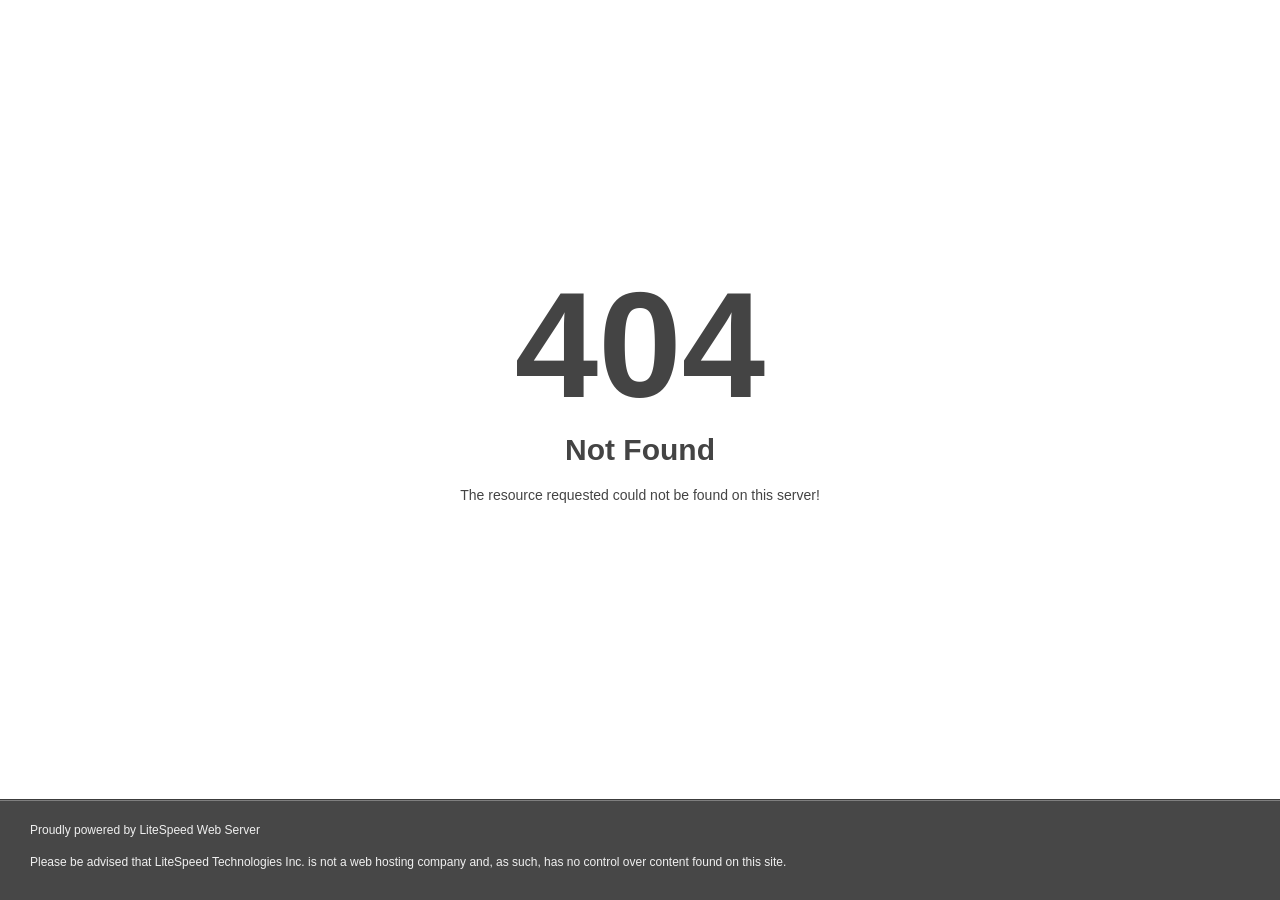
<file: assets/fonts/fa-brands-400.html>
<!DOCTYPE html>
<html style="height:100%">
<head>
<meta name="viewport" content="width=device-width, initial-scale=1, shrink-to-fit=no" />
<title> 404 Not Found
</title><style>@media (prefers-color-scheme:dark){body{background-color:#000!important}}</style></head>
<body style="color: #444; margin:0;font: normal 14px/20px Arial, Helvetica, sans-serif; height:100%; background-color: #fff;">
<div style="height:auto; min-height:100%; ">     <div style="text-align: center; width:800px; margin-left: -400px; position:absolute; top: 30%; left:50%;">
        <h1 style="margin:0; font-size:150px; line-height:150px; font-weight:bold;">404</h1>
<h2 style="margin-top:20px;font-size: 30px;">Not Found
</h2>
<p>The resource requested could not be found on this server!</p>
</div></div><div style="color:#f0f0f0; font-size:12px;margin:auto;padding:0px 30px 0px 30px;position:relative;clear:both;height:100px;margin-top:-101px;background-color:#474747;border-top: 1px solid rgba(0,0,0,0.15);box-shadow: 0 1px 0 rgba(255, 255, 255, 0.3) inset;">
<br>Proudly powered by LiteSpeed Web Server<p>Please be advised that LiteSpeed Technologies Inc. is not a web hosting company and, as such, has no control over content found on this site.</p></div></body></html>
</file>
<file: assets/css/plugins/mobile.css>
/*

Plugin Name: Multi Drop Down Mobile menu
version: 1.0
Author: Abdul Rabby
Desc: 



*/




/*Base css*/

*{
    margin: 0;
    padding: 0;
}
body{
    font-size: 16px;
    font-family: "Figtree", sans-serif;
}

a, a:hover{
    outline: none;
    text-decoration: none;
}

ul, li{
    list-style: none;
}




/*Menu Css*/

.mobile-logo a{
    font-size: 20px;
    font-weight: 500;
    color: #161616;
    text-decoration: none;
}


.mobile-header {
    position: absolute;
    top: 0;
    left: 0;
    width: 100%;
    padding: 17px 0;
    z-index: 9;
    
}

.mobile-header-elements {
    display: flex;
    align-items: center;
    justify-content: space-between;
}

.mobile-nav-icon {
    font-size: 23px;
    border: 1px solid;
    width: 40px;
    height: 40px;
    display: flex;
    align-items: center;
    justify-content: center;
    border-radius: 4px;
    color: #161616;
}



.mobile-sidebar {
    position: fixed;
    height: 100%;
    width: 100%;
    background:#F6F6EC;
    z-index: 99;
    padding: 40px 30px;
    left: -100%;
    top: 0;
    visibility: hidden;
    opacity: 0;
    transition: all .3s;
    
    
}

.mobile-sidebar .contact-icon{
    background: #161616;
}


.mobile-sidebar.mobile-menu-active{
    left: 0;
    visibility: visible;
    opacity: 1;
    transition: all .3s;
    overflow-y:scroll ;
}

.menu-close {
    position: absolute;
    right: 20px;
    top: 20px;
    font-size: 25px;
    color: #161616;
    cursor: pointer;
}

.mobile-nav li a {
    font-size: 18px;
    line-height: 24px;
    color: #161616;
    padding: 10px 0;
    display: block;
    font-family: "Figtree", sans-serif;
    font-weight: 500 !important;
}


ul.mobile-nav-list {
    margin-top: 30px;
}


li.has-children {
    position: relative;
    z-index: 2;
}

span.mobile-nav-menu-icon {
    position: absolute;
    right: 0;
    top: 0;
    height: 50px;
    width: 50px;
    text-align: center;
    line-height: 50px;
    color: #161616;
}

ul.mobile-menu-sub {
    display: none;
    position: relative;
    left: 0;
    padding-left: 10px;
    transition: all .3s;
}

ul.mobile-menu-sub.sub-menu-active{
    display: block;
    position: relative;
    transition: all .3s;
}



.mobile-nav li {
    position: relative;
    z-index: 2;
}

span.submenu-button {
    position: absolute;
    width: 100%;
    height: 44px;
    top: 0;
    left: 0;
    z-index: 3;
    transition: all .3s;
}

span.submenu-button:after, span.submenu-button:before {
    position: absolute;
    content: "";
    height: 20px;
    width: 2px;
    background: #161616;
    top: 12px;
    right: 9px;
    transition: all .3s;
}

span.submenu-button:before {
    height: 2px;
    width: 20px;
    right: 0px;
    top: 22px;
}

span.submenu-button.submenu-opened:after {
    visibility: hidden;
    opacity: 0;
}

.sub-menu{
    display: none;
    padding-left: 15px;
}


span.multi-drop-icon {
    position: absolute;
    right: 10px;
    width: 20px;
    height: 100%;
    top: 0;
    text-align: center;
    display: flex;
    align-items: center;
    justify-content: flex-end;
}


ul.mobile-nav-list {
    max-height: 500px;
    overflow-y: scroll;
}
</file>
<file: assets/css/plugins/nice-select.css>
.nice-select {
    -webkit-tap-highlight-color: transparent;
    background-color: #fff;
    border-radius: 5px;
    border: solid 1px #e8e8e8;
    box-sizing: border-box;
    clear: both;
    cursor: pointer;
    display: block;
    float: left;
    font-family: inherit;
    font-size: 14px;
    font-weight: normal;
    height: 42px;
    line-height: 40px;
    outline: none;
    padding-left: 18px;
    padding-right: 30px;
    position: relative;
    text-align: left !important;
    -webkit-transition: all 0.2s ease-in-out;
    transition: all 0.2s ease-in-out;
    -webkit-user-select: none;
       -moz-user-select: none;
        -ms-user-select: none;
            user-select: none;
    white-space: nowrap;
    width: auto; }
    .nice-select:hover {
      border-color: #dbdbdb; }
    .nice-select:active, .nice-select.open, .nice-select:focus {
      border-color: #999; }
    .nice-select:after {
      border-bottom: 2px solid #999;
      border-right: 2px solid #999;
      content: '';
      display: block;
      height: 5px;
      margin-top: -4px;
      pointer-events: none;
      position: absolute;
      right: 12px;
      top: 50%;
      -webkit-transform-origin: 66% 66%;
          -ms-transform-origin: 66% 66%;
              transform-origin: 66% 66%;
      -webkit-transform: rotate(45deg);
          -ms-transform: rotate(45deg);
              transform: rotate(45deg);
      -webkit-transition: all 0.15s ease-in-out;
      transition: all 0.15s ease-in-out;
      width: 5px; }
    .nice-select.open:after {
      -webkit-transform: rotate(-135deg);
          -ms-transform: rotate(-135deg);
              transform: rotate(-135deg); }
    .nice-select.open .list {
      opacity: 1;
      pointer-events: auto;
      -webkit-transform: scale(1) translateY(0);
          -ms-transform: scale(1) translateY(0);
              transform: scale(1) translateY(0); }
    .nice-select.disabled {
      border-color: #ededed;
      color: #999;
      pointer-events: none; }
      .nice-select.disabled:after {
        border-color: #cccccc; }
    .nice-select.wide {
      width: 100%; }
      .nice-select.wide .list {
        left: 0 !important;
        right: 0 !important; }
    .nice-select.right {
      float: right; }
      .nice-select.right .list {
        left: auto;
        right: 0; }
    .nice-select.small {
      font-size: 12px;
      height: 36px;
      line-height: 34px; }
      .nice-select.small:after {
        height: 4px;
        width: 4px; }
      .nice-select.small .option {
        line-height: 34px;
        min-height: 34px; }
    .nice-select .list {
      background-color: #fff;
      border-radius: 5px;
      box-shadow: 0 0 0 1px rgba(68, 68, 68, 0.11);
      box-sizing: border-box;
      margin-top: 4px;
      opacity: 0;
      overflow: hidden;
      padding: 0;
      pointer-events: none;
      position: absolute;
      top: 100%;
      left: 0;
      -webkit-transform-origin: 50% 0;
          -ms-transform-origin: 50% 0;
              transform-origin: 50% 0;
      -webkit-transform: scale(0.75) translateY(-21px);
          -ms-transform: scale(0.75) translateY(-21px);
              transform: scale(0.75) translateY(-21px);
      -webkit-transition: all 0.2s cubic-bezier(0.5, 0, 0, 1.25), opacity 0.15s ease-out;
      transition: all 0.2s cubic-bezier(0.5, 0, 0, 1.25), opacity 0.15s ease-out;
      z-index: 9; }
      .nice-select .list:hover .option:not(:hover) {
        background-color: transparent !important; }
    .nice-select .option {
      cursor: pointer;
      font-weight: 400;
      line-height: 40px;
      list-style: none;
      min-height: 40px;
      outline: none;
      padding-left: 18px;
      padding-right: 29px;
      text-align: left;
      -webkit-transition: all 0.2s;
      transition: all 0.2s; }
      .nice-select .option:hover, .nice-select .option.focus, .nice-select .option.selected.focus {
        background-color: #f6f6f6; }
      .nice-select .option.selected {
        font-weight: bold; }
      .nice-select .option.disabled {
        background-color: transparent;
        color: #999;
        cursor: default; }
  
  .no-csspointerevents .nice-select .list {
    display: none; }
  
  .no-csspointerevents .nice-select.open .list {
    display: block; }
</file>
<file: assets/css/plugins/owlcarousel.min.css>
/**
 * Owl Carousel v2.3.4
 * Copyright 2013-2018 David Deutsch
 * Licensed under: SEE LICENSE IN https://github.com/OwlCarousel2/OwlCarousel2/blob/master/LICENSE
 */
 .owl-carousel,.owl-carousel .owl-item{-webkit-tap-highlight-color:transparent;position:relative}.owl-carousel{display:none;width:100%;z-index:1}.owl-carousel .owl-stage{position:relative;-ms-touch-action:pan-Y;touch-action:manipulation;-moz-backface-visibility:hidden}.owl-carousel .owl-stage:after{content:".";display:block;clear:both;visibility:hidden;line-height:0;height:0}.owl-carousel .owl-stage-outer{position:relative;overflow:hidden;-webkit-transform:translate3d(0,0,0)}.owl-carousel .owl-item,.owl-carousel .owl-wrapper{-webkit-backface-visibility:hidden;-moz-backface-visibility:hidden;-ms-backface-visibility:hidden;-webkit-transform:translate3d(0,0,0);-moz-transform:translate3d(0,0,0);-ms-transform:translate3d(0,0,0)}.owl-carousel .owl-item{min-height:1px;float:left;-webkit-backface-visibility:hidden;-webkit-touch-callout:none}.owl-carousel .owl-item img{display:block;width:100%}.owl-carousel .owl-dots.disabled,.owl-carousel .owl-nav.disabled{display:none}.no-js .owl-carousel,.owl-carousel.owl-loaded{display:block}.owl-carousel .owl-dot,.owl-carousel .owl-nav .owl-next,.owl-carousel .owl-nav .owl-prev{cursor:pointer;-webkit-user-select:none;-khtml-user-select:none;-moz-user-select:none;-ms-user-select:none;user-select:none}.owl-carousel .owl-nav button.owl-next,.owl-carousel .owl-nav button.owl-prev,.owl-carousel button.owl-dot{background:0 0;color:inherit;border:none;padding:0!important;font:inherit}.owl-carousel.owl-loading{opacity:0;display:block}.owl-carousel.owl-hidden{opacity:0}.owl-carousel.owl-refresh .owl-item{visibility:hidden}.owl-carousel.owl-drag .owl-item{-ms-touch-action:pan-y;touch-action:pan-y;-webkit-user-select:none;-moz-user-select:none;-ms-user-select:none;user-select:none}.owl-carousel.owl-grab{cursor:move;cursor:grab}.owl-carousel.owl-rtl{direction:rtl}.owl-carousel.owl-rtl .owl-item{float:right}.owl-carousel .animated{animation-duration:1s;animation-fill-mode:both}.owl-carousel .owl-animated-in{z-index:0}.owl-carousel .owl-animated-out{z-index:1}.owl-carousel .fadeOut{animation-name:fadeOut}@keyframes fadeOut{0%{opacity:1}100%{opacity:0}}.owl-height{transition:height .5s ease-in-out}.owl-carousel .owl-item .owl-lazy{opacity:0;transition:opacity .4s ease}.owl-carousel .owl-item .owl-lazy:not([src]),.owl-carousel .owl-item .owl-lazy[src^=""]{max-height:0}.owl-carousel .owl-item img.owl-lazy{transform-style:preserve-3d}.owl-carousel .owl-video-wrapper{position:relative;height:100%;background:#000}.owl-carousel .owl-video-play-icon{position:absolute;height:80px;width:80px;left:50%;top:50%;margin-left:-40px;margin-top:-40px;background:url(owl.video.play.html) no-repeat;cursor:pointer;z-index:1;-webkit-backface-visibility:hidden;transition:transform .1s ease}.owl-carousel .owl-video-play-icon:hover{-ms-transform:scale(1.3,1.3);transform:scale(1.3,1.3)}.owl-carousel .owl-video-playing .owl-video-play-icon,.owl-carousel .owl-video-playing .owl-video-tn{display:none}.owl-carousel .owl-video-tn{opacity:0;height:100%;background-position:center center;background-repeat:no-repeat;background-size:contain;transition:opacity .4s ease}.owl-carousel .owl-video-frame{position:relative;z-index:1;height:100%;width:100%}
</file>
<file: assets/css/plugins/sidebar.css>
/*!
* metismenu https://github.com/onokumus/metismenu#readme
* A jQuery menu plugin
* @version 3.0.6
* @author Osman Nuri Okumus <onokumus@gmail.com> (https://github.com/onokumus)
* @license: MIT 
*/

.metismenu .arrow {
  float: right;
  line-height: 1.42857;
}

*[dir="rtl"] .metismenu .arrow {
  float: left;
}

/*
   * Require Bootstrap 3.x
   * https://github.com/twbs/bootstrap
  */

.metismenu .glyphicon.arrow:before {
  content: "\e079";
}

.metismenu .mm-active>a>.glyphicon.arrow:before {
  content: "\e114";
}

/*
   * Require Font-Awesome
   * http://fortawesome.github.io/Font-Awesome/
  */

.metismenu .fa.arrow:before {
  content: "\f104";
}

.metismenu .mm-active>a>.fa.arrow:before {
  content: "\f107";
}

/*
   * Require Ionicons
   * http://ionicons.com/
  */

.metismenu .ion.arrow:before {
  content: "\f3d2"
}

.metismenu .mm-active>a>.ion.arrow:before {
  content: "\f3d0";
}

.metismenu .plus-times {
  float: right;
}

*[dir="rtl"] .metismenu .plus-times {
  float: left;
}

.metismenu .fa.plus-times:before {
  content: "\f067";
}

.metismenu .mm-active>a>.fa.plus-times {
  transform: rotate(45deg);
}

.metismenu .plus-minus {
  float: right;
}

*[dir="rtl"] .metismenu .plus-minus {
  float: left;
}

.metismenu .fa.plus-minus:before {
  content: "\f067";
}

.metismenu .mm-active>a>.fa.plus-minus:before {
  content: "\f068";
}

.metismenu .mm-collapse:not(.mm-show) {
  display: none;
}

.metismenu .mm-collapsing {
  position: relative;
  height: 0;
  overflow: hidden;
  transition-timing-function: ease;
  transition-duration: .35s;
  transition-property: height, visibility;
}

.metismenu .has-arrow {
  position: relative;
}

.metismenu .has-arrow::after {
  position: absolute;
  content: '';
  width: .5em;
  height: .5em;
  border-width: 1px 0 0 1px;
  border-style: solid;
  border-color: currentColor;
  border-color: initial;
  right: 1em;
  transform: rotate(-45deg) translate(0, -50%);
  transform-origin: top;
  top: 50%;
  transition: all .3s ease-out;
}

*[dir="rtl"] .metismenu .has-arrow::after {
  right: auto;
  left: 1em;
  transform: rotate(135deg) translate(0, -50%);
}

.metismenu .mm-active>.has-arrow::after, .metismenu .has-arrow[aria-expanded="true"]::after {
  transform: rotate(-135deg) translate(0, -50%);
}

*[dir="rtl"] .metismenu .mm-active>.has-arrow::after, *[dir="rtl"] .metismenu .has-arrow[aria-expanded="true"]::after {
  transform: rotate(225deg) translate(0, -50%);
}

/* custom code */

.hamburger-menu {
  display: inline-block;
}

.hamburger-menu a {
  display: inline-block;
}

.body-overlay {
  background-color: #000000;
  height: 950px;
  width: 100%;
  position: fixed;
  top: 0;
  z-index: 1010;
  left: 0;
  opacity: 0;
  visibility: hidden;
  transition: all 0.3s linear 0s;
  transition: all 600ms ease;
  -webkit-transition: all 600ms ease;
  -moz-transition: all 600ms ease;
  -ms-transition: all 600ms ease;
  -o-transition: all 600ms ease;
}

.body-overlay.active {
  opacity: .5;
  visibility: visible;
}

.side-mobile-menu ul li a {
  padding: 13px 0;
  display: block;
  border-bottom: 1px solid rgba(0, 0, 0, 0.05);
  font-size: 14px;
  color: #000;
  font-weight: 600;
  text-transform: uppercase;
  position: relative;
}

.side-mobile-menu ul li a[aria-expanded="true"] {
  color: var(--color-primary);
}

.side-mobile-menu ul li a:hover {
  color: var(--color-primary);
  padding-left: 5px;
}

.side-mobile-menu ul li ul li:hover>a {
  color: var(--color-primary);
  padding-left: 20px;
}

.side-mobile-menu ul li ul li:hover>a::before {
  background: var(--color-primary);
  border-color: var(--color-primary) !important;
}

.slide-bar.style-2 .side-mobile-menu ul li a[aria-expanded="true"],
.slide-bar.style-2 .side-mobile-menu ul li a:hover,
.slide-bar.style-2 .side-mobile-menu ul li ul li:hover>a {
  color: #2962FF;
}
.slide-bar.style-2 .side-mobile-menu ul li ul li:hover>a::before {
  background: #2962FF;
  border-color: #2962FF !important;
}





.side-mobile-menu ul {
  list-style: none;
  margin: 0;
  padding: 0;
}


.slide-bar {
    position: fixed;
    overflow-y: auto;
    top: 0;
    right: -860px;
    right: -860px;
    max-width: 830px;
    padding: 50px 50px;
    height: 900px;
    display: block;
    background-color: var(--color-white);
    z-index: 1020;
transition-duration: 500ms;
background-color: #fff;
}


.side-mobile-menu {
    display: none;
}
.slide-bar.show {
  right: 0;
}

.side-mobile-menu ul li ul li {
  padding-left: 15px;
}

.side-mobile-menu ul li ul li a {
  position: relative;
  padding-left: 15px;
  text-transform: capitalize;
  font-size: 16px;
}

.side-mobile-menu ul li.dropdown>a::after {
  position: absolute;
  content: "";
  width: 8px;
  height: 8px;
  border-width: 0 2px 2px 0;
  border-style: solid;
  border-color: initial;
  right: 16px;
  top: 50%;
  -webkit-transform: rotate(-45deg) translateY(-50%);
  -webkit-transform-origin: top;
  transform-origin: top;
  transition: all 0.3s ease-out;
  transform: rotate(-45deg) translateY(-50%);
  -moz-transform: rotate(-45deg) translateY(-50%);
  -ms-transform: rotate(-45deg) translateY(-50%);
  -o-transform: rotate(-45deg) translateY(-50%);
}

.side-mobile-menu ul li.dropdown a[aria-expanded="true"]::after {
  -webkit-transform: rotate(-135deg) translateY(-50%);
  transform: rotate(45deg) translateY(-50%);
}

.side-mobile-menu ul li ul li a::before {
  content: "";
  width: 8px;
  height: 8px;
  position: absolute;
  left: 0;
  top: 50%;
  transform: translateY(-50%);
  border: 2px solid #101a23;
  border-radius: 50%;
}

.side-mobile-menu ul li ul li a {
  text-transform: capitalize;
  font-size: 15px;
}

.close-mobile-menu a {
  color: #fff;
  position: relative;
  z-index: 2;
  font-size: 16px;
  left: 0;
  display: block;
}


.close-mobile-menu {
  position: absolute;
  top: 0;
  right: 0;
  text-align: center;
  line-height: 40px;
  transition: .3s;
  -webkit-transition: .3s;
  -moz-transition: .3s;
  -ms-transition: .3s;
  -o-transition: .3s;
}

.slide-bar .tx-close {
    background: rgba(150,144,162,.08);
    width: 54px;
    height: 54px;
    border-width: 18px;
}
.slide-bar .tx-close::before, .slide-bar .tx-close::after {
    background-color: #000;
}


.header-mobile-search input {
  width: 100%;
  height: 50px;
  background-color: #fff;
  padding: 0 18px;
  padding-right: 40px;
  font-size: 14px;
  border: 1px solid #ececec;
  transition: .3s;
  -webkit-transition: .3s;
  -moz-transition: .3s;
  -ms-transition: .3s;
  -o-transition: .3s;
  border-radius: 3px;
}

.header-mobile-search input:focus {
  border-color: var(--color-primary);
}

.header-mobile-search {
  margin-bottom: 15px;
  position: relative;
  display: block;
}

.header-mobile-search button {
  position: absolute;
  width: 50px;
  height: 100%;
  right: 0;
  line-height: 100%;
  padding: 0;
  border: none;
  background-color: initial;
  background-image: none;
  color: #3a505f;
  top: 0;
  cursor: pointer;
}
</file>
